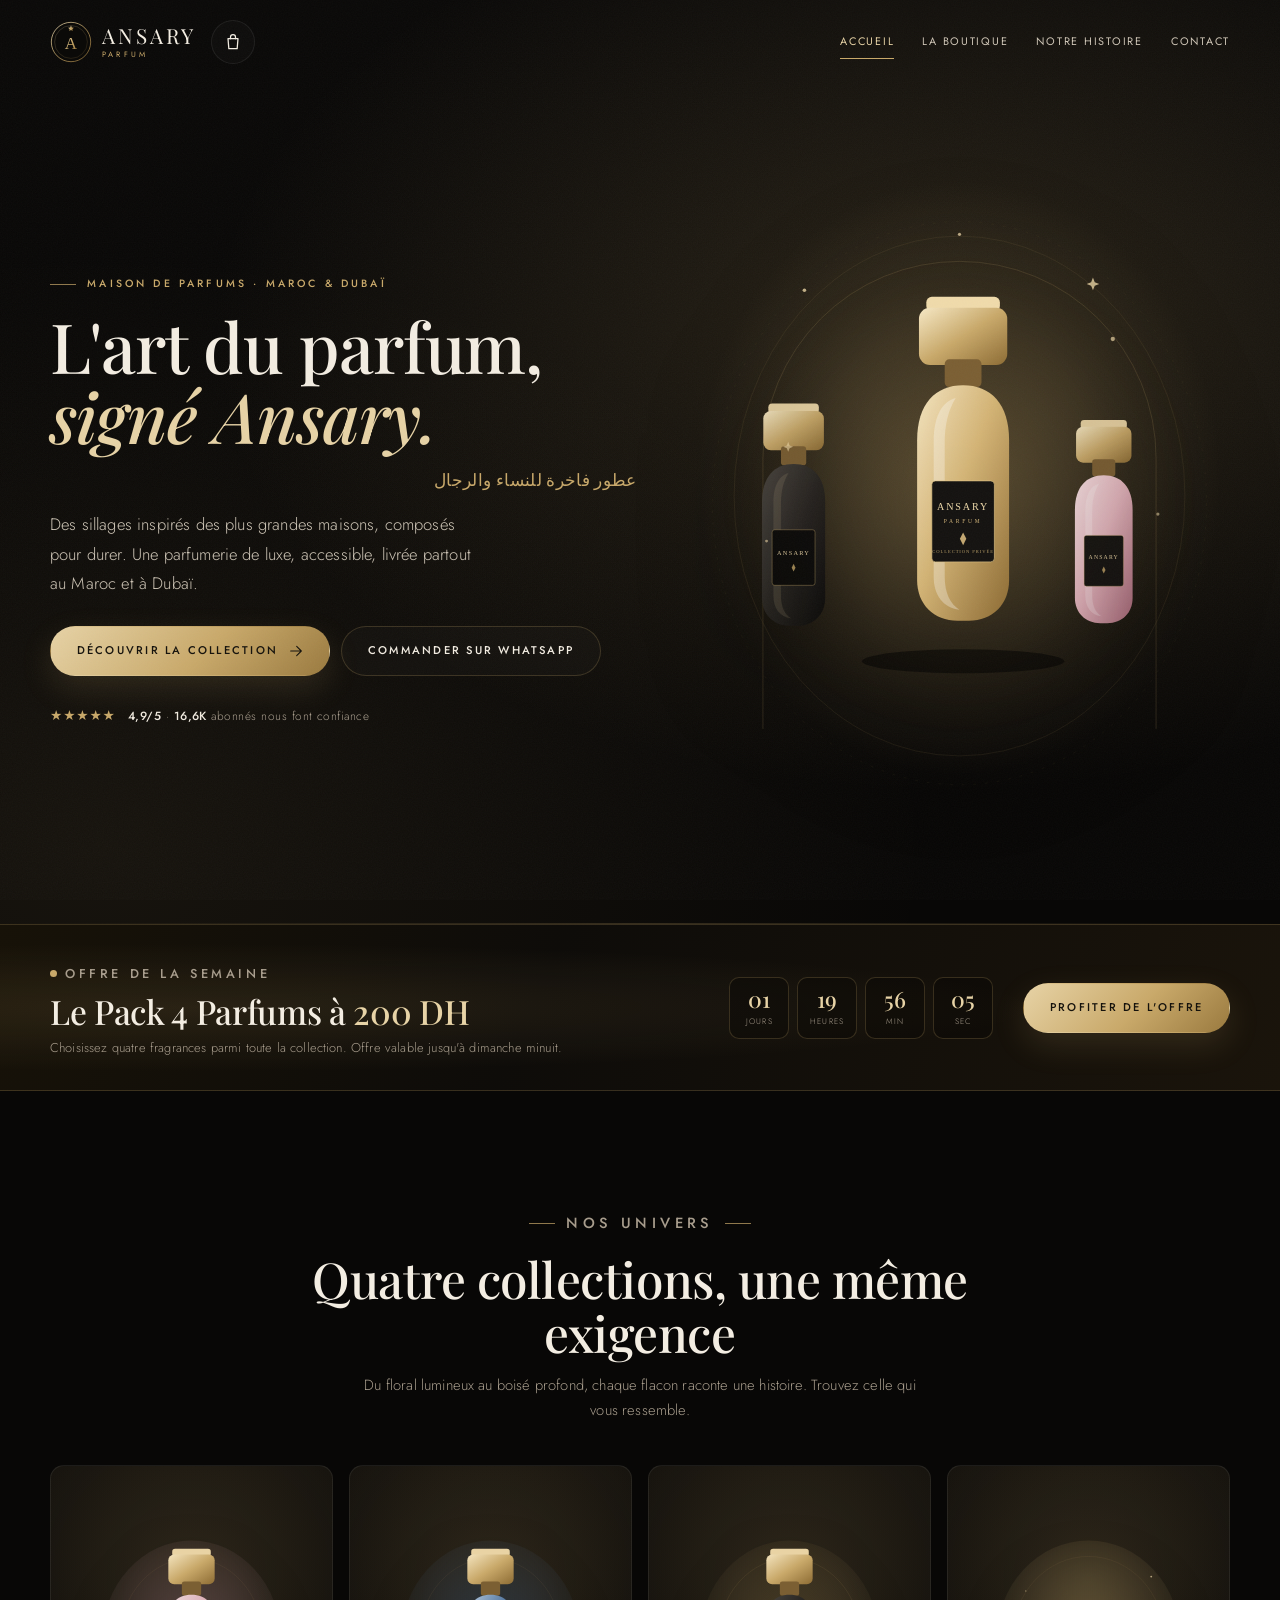
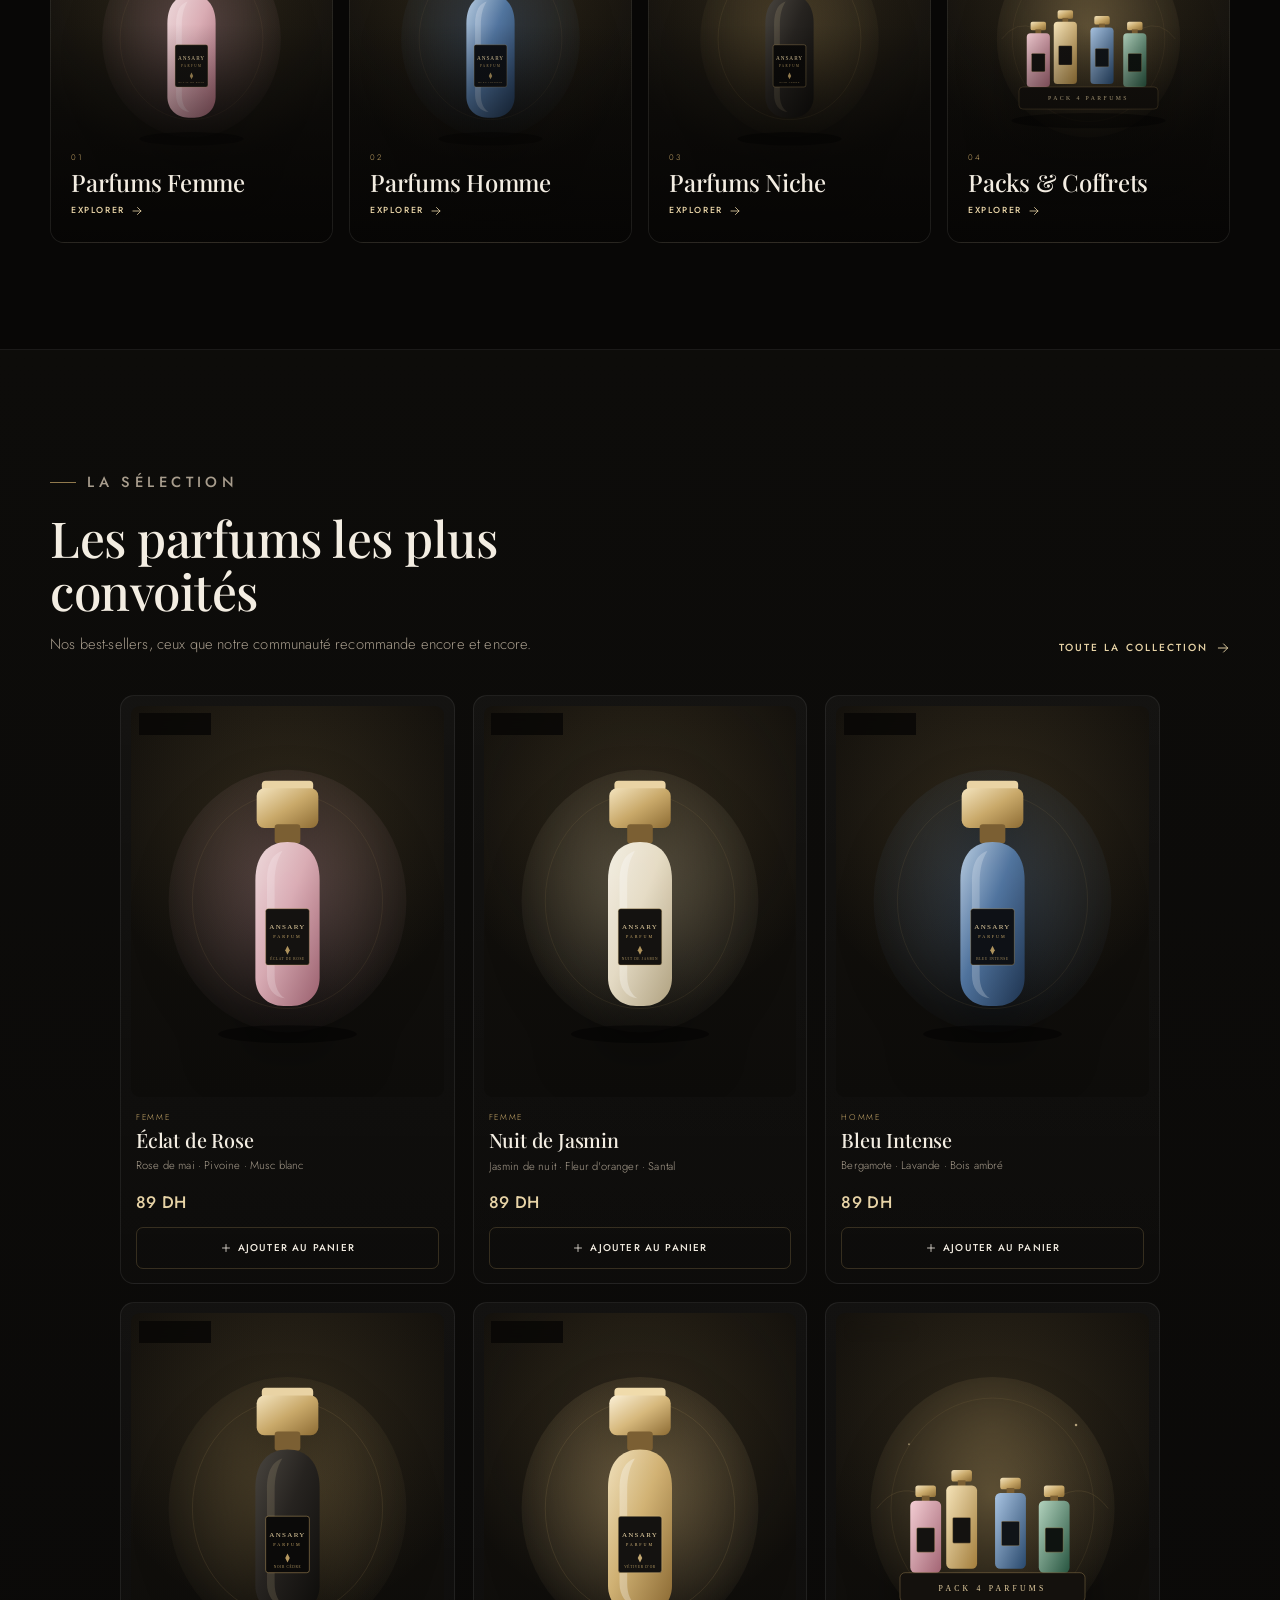
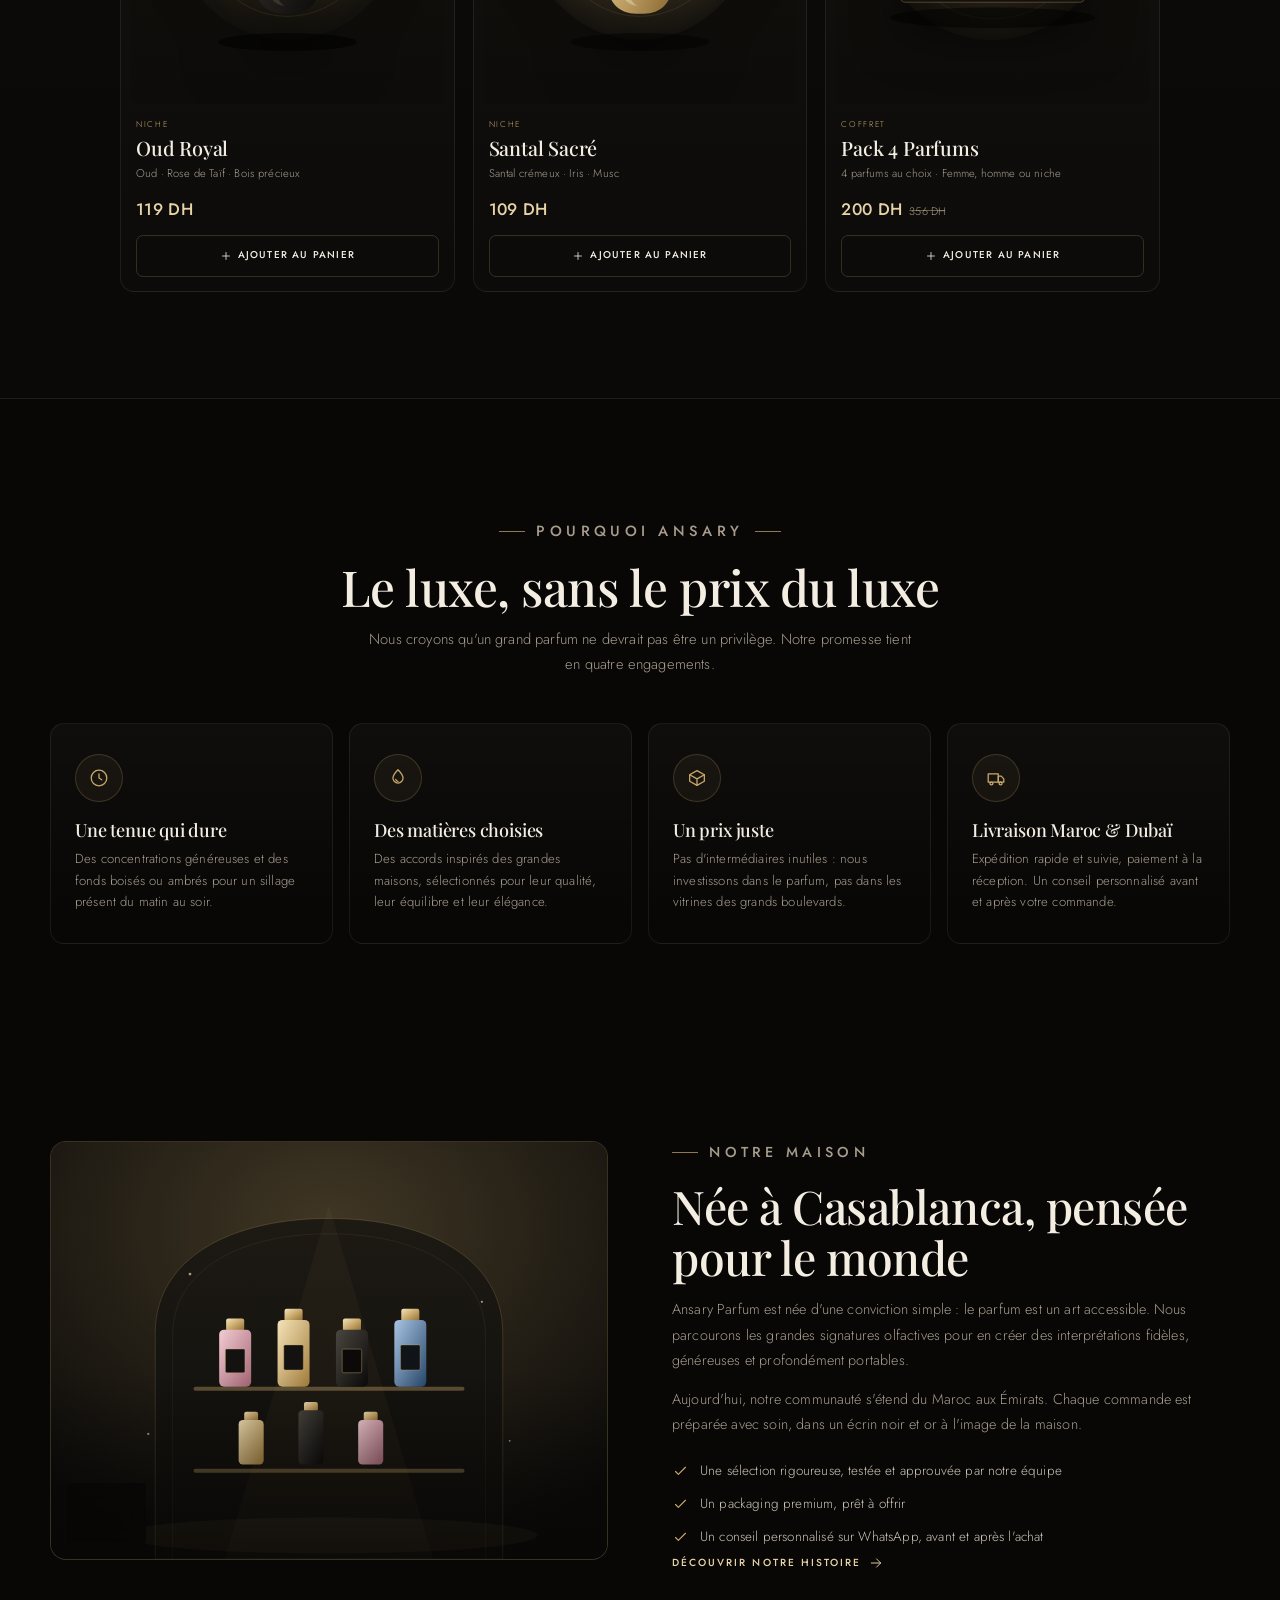
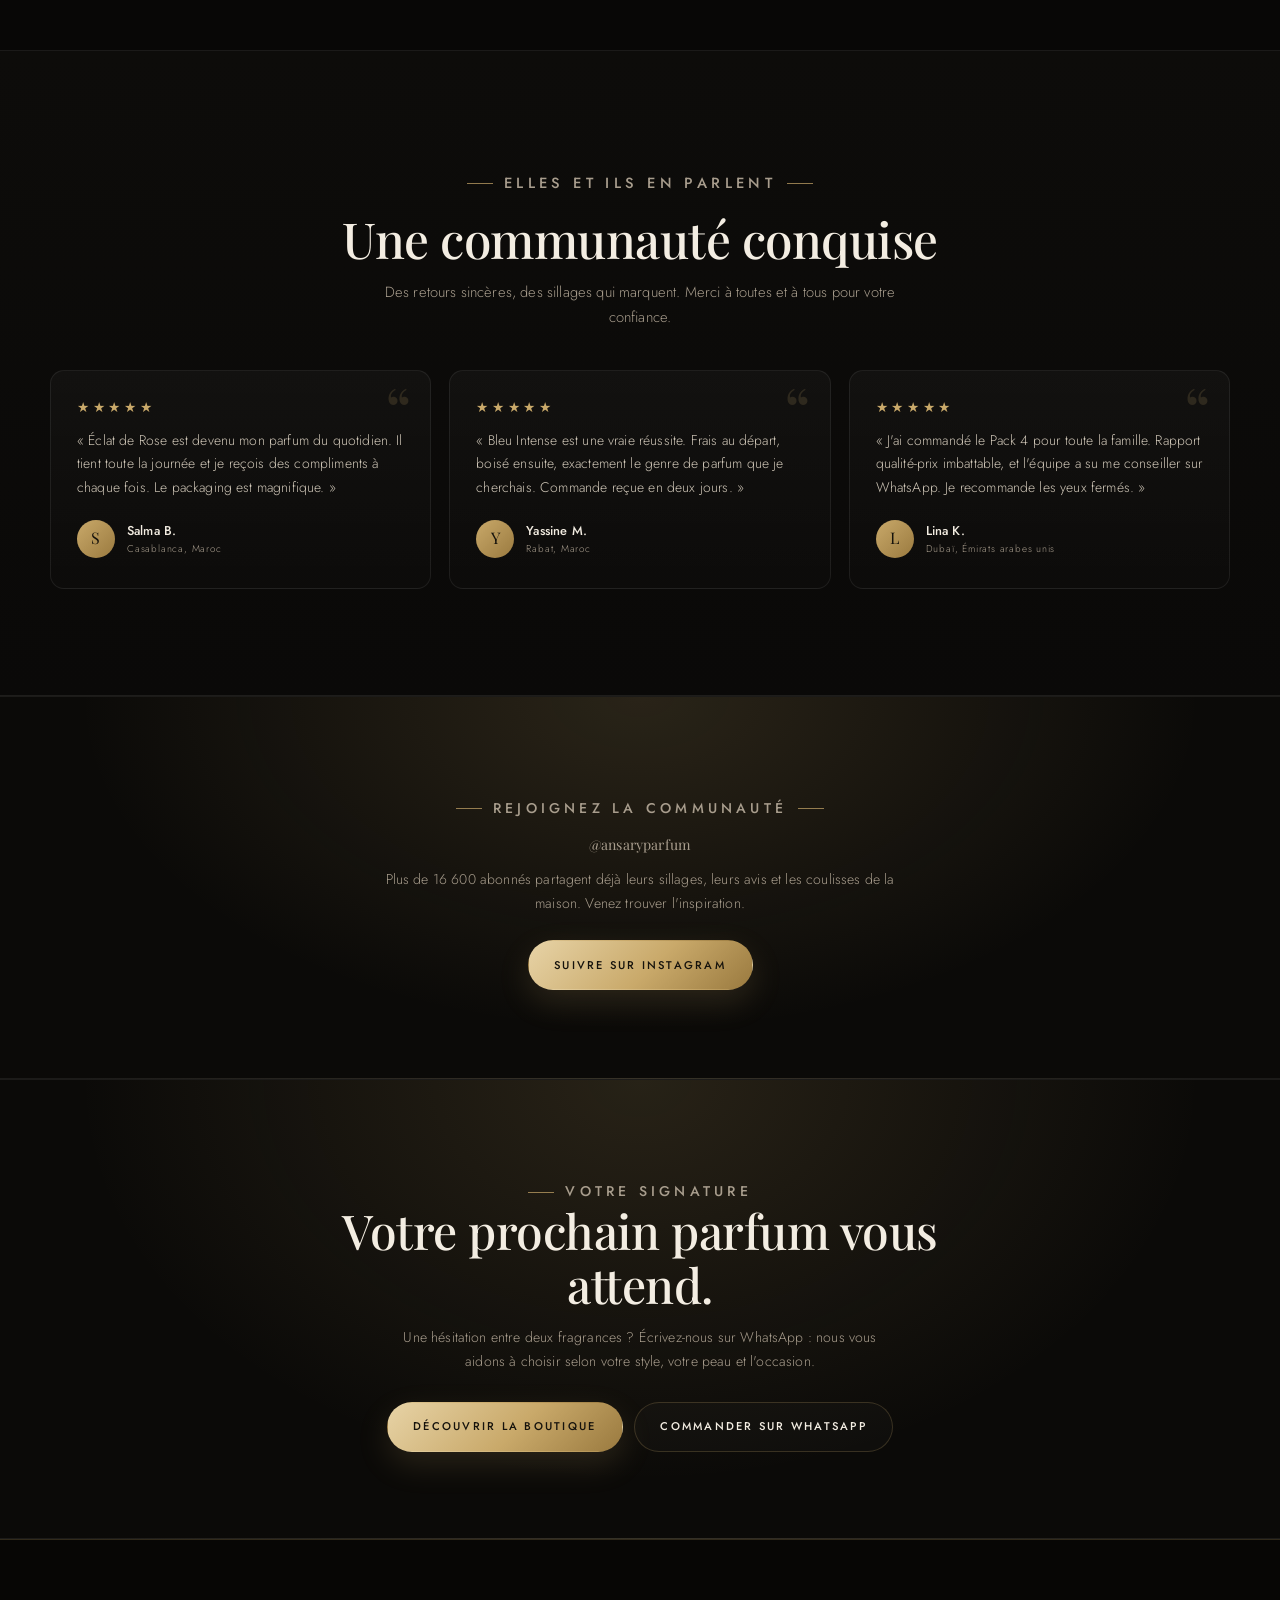
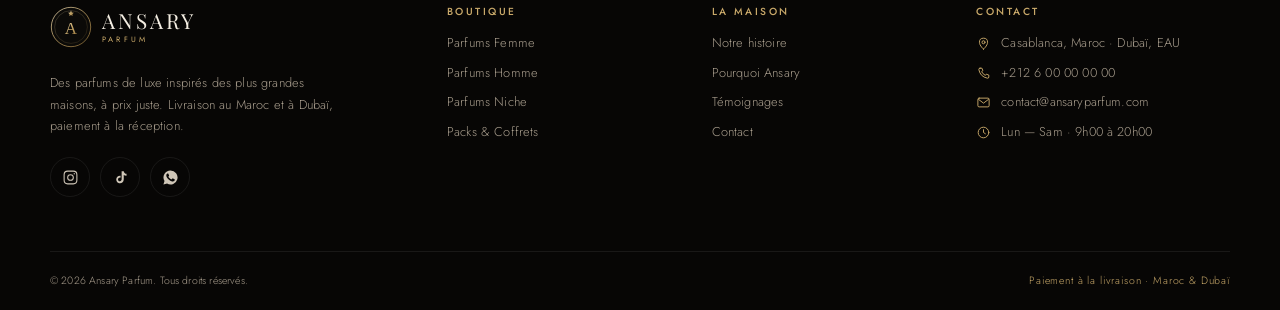
<file: index.html>
<!DOCTYPE html>
<html lang="fr">
<head>
  <meta charset="UTF-8" />
  <meta name="viewport" content="width=device-width, initial-scale=1.0" />
  <title>Ansary Parfum — Parfums de luxe inspirés, Maroc &amp; Dubaï</title>
  <meta name="description" content="Ansary Parfum : des parfums de luxe inspirés des plus grandes maisons, à prix juste. Collection femme, homme et niche. Pack 4 parfums à 200 DH. Livraison au Maroc et à Dubaï." />
  <meta name="theme-color" content="#080706" />
  <meta property="og:title" content="Ansary Parfum — L'art du parfum, signé Ansary" />
  <meta property="og:description" content="Des sillages inspirés des plus grandes maisons, composés pour durer. Livraison au Maroc et à Dubaï, paiement à la réception." />
  <meta property="og:type" content="website" />
  <link rel="icon" href="assets/logo.svg" type="image/svg+xml" />
  <link rel="preconnect" href="https://fonts.googleapis.com" />
  <link rel="preconnect" href="https://fonts.gstatic.com" crossorigin />
  <link href="https://fonts.googleapis.com/css2?family=Cormorant+Garamond:ital,wght@0,400;0,500;1,400&family=Jost:wght@300;400;500;600&family=Playfair+Display:ital,wght@0,400;0,500;0,600;1,400;1,500&display=swap" rel="stylesheet" />
  <link rel="stylesheet" href="style.css" />
  <script>document.documentElement.classList.add("js");</script>
</head>
<body>
  <a class="skip-link" href="#main">Aller au contenu</a>

  <header class="site-header">
    <div class="container nav-inner">
      <a class="brand" href="index.html" aria-label="Ansary Parfum — Accueil">
        <img class="brand-mark" src="assets/logo.svg" alt="" width="42" height="42" />
        <span class="brand-text">ANSARY<span>PARFUM</span></span>
      </a>

      <div class="nav-actions">
        <button class="cart-toggle" type="button" data-cart-open aria-label="Ouvrir le panier">
          <svg viewBox="0 0 24 24" fill="none" stroke="currentColor" stroke-width="1.5" stroke-linecap="round" stroke-linejoin="round" aria-hidden="true"><path d="M6 8h12l-1 12H7L6 8Z"/><path d="M9 8V6a3 3 0 0 1 6 0v2"/></svg>
          <span class="cart-count is-empty" data-cart-count>0</span>
        </button>
        <button class="nav-toggle" type="button" data-nav-toggle aria-expanded="false" aria-controls="siteNav" aria-label="Ouvrir le menu">
          <span></span><span></span><span></span>
        </button>
      </div>

      <nav class="site-nav" id="siteNav" aria-label="Navigation principale">
        <div>
          <div class="nav-links">
            <a class="nav-link" href="index.html" aria-current="page">Accueil</a>
            <a class="nav-link" href="shop.html">La boutique</a>
            <a class="nav-link" href="about.html">Notre histoire</a>
            <a class="nav-link" href="contact.html">Contact</a>
          </div>
          <div class="nav-extra">
            <a class="btn btn-gold" href="shop.html">Découvrir la collection</a>
            <p class="nav-extra-note">Pack 4 parfums — 200 DH · Livraison Maroc &amp; Dubaï</p>
            <div class="nav-socials">
              <a class="social-link" href="https://www.instagram.com/ansaryparfum" target="_blank" rel="noopener" aria-label="Instagram Ansary Parfum">
                <svg viewBox="0 0 24 24" fill="none" stroke="currentColor" stroke-width="1.5" stroke-linecap="round" stroke-linejoin="round" aria-hidden="true"><rect x="3" y="3" width="18" height="18" rx="5"/><circle cx="12" cy="12" r="4"/><circle cx="17.3" cy="6.7" r="0.9" fill="currentColor" stroke="none"/></svg>
              </a>
              <a class="social-link" href="https://www.tiktok.com/@ansaryparfum" target="_blank" rel="noopener" aria-label="TikTok Ansary Parfum">
                <svg viewBox="0 0 24 24" fill="currentColor" aria-hidden="true"><path d="M16.6 3c.3 2.1 1.6 3.6 3.9 3.8v2.7c-1.4.1-2.7-.3-3.9-1v5.9c0 4.3-3.4 6.4-6.6 5.6-2.2-.5-4-2.6-4-5.2 0-3.3 2.7-5.8 6.1-5.4v2.9c-.5-.1-1-.2-1.5-.1-1.2.2-2.1 1.2-2.1 2.5 0 1.5 1.3 2.7 2.9 2.5 1.3-.1 2.2-1.2 2.2-2.6V3h3Z"/></svg>
              </a>
              <a class="social-link" href="https://wa.me/212600000000" target="_blank" rel="noopener" data-whatsapp-link aria-label="WhatsApp Ansary Parfum">
                <svg viewBox="0 0 24 24" fill="currentColor" aria-hidden="true"><path d="M12.04 2a9.9 9.9 0 0 0-8.5 15L2 22l5.15-1.5A9.9 9.9 0 1 0 12.04 2Zm5.78 14.2c-.24.68-1.4 1.3-1.94 1.35-.54.05-1.05.24-3.54-.78-2.99-1.23-4.9-4.28-5.05-4.48-.15-.2-1.2-1.6-1.2-3.05 0-1.45.76-2.16 1.03-2.46.27-.3.59-.37.79-.37h.56c.18 0 .42-.03.65.5.24.56.81 1.97.88 2.11.07.14.12.3.02.5-.1.2-.15.32-.3.5-.15.17-.31.39-.44.52-.15.15-.3.31-.13.6.17.3.76 1.25 1.63 2.02 1.12 1 2.06 1.31 2.35 1.46.3.15.47.12.64-.07.17-.2.73-.85.93-1.14.2-.3.4-.24.66-.15.27.1 1.68.79 1.97.94.3.15.5.22.57.34.07.13.07.75-.17 1.42Z"/></svg>
              </a>
            </div>
          </div>
        </div>
      </nav>
    </div>
  </header>

  <main id="main">
    <section class="hero">
      <div class="container hero-grid">
        <div class="hero-copy">
          <p class="eyebrow reveal">Maison de parfums · Maroc &amp; Dubaï</p>
          <h1 class="hero-title reveal" data-delay="60">
            <span>L'art du parfum,</span>
            <em>signé Ansary.</em>
          </h1>
          <p class="hero-arabic reveal" data-delay="100" lang="ar" dir="rtl">عطور فاخرة للنساء والرجال</p>
          <p class="hero-lead reveal" data-delay="140">
            Des sillages inspirés des plus grandes maisons, composés pour durer.
            Une parfumerie de luxe, accessible, livrée partout au Maroc et à Dubaï.
          </p>
          <div class="hero-actions reveal" data-delay="180">
            <a class="btn btn-gold" href="shop.html">
              Découvrir la collection
              <svg viewBox="0 0 24 24" fill="none" stroke="currentColor" stroke-width="1.6" stroke-linecap="round" stroke-linejoin="round" aria-hidden="true"><path d="M4 12h16M13 5l7 7-7 7"/></svg>
            </a>
            <a class="btn btn-outline" href="https://wa.me/212600000000" target="_blank" rel="noopener" data-whatsapp-link>Commander sur WhatsApp</a>
          </div>
          <div class="hero-proof reveal" data-delay="220">
            <span class="stars" aria-label="Note de 4,9 sur 5">★★★★★</span>
            <span><strong>4,9/5</strong> · <strong>16,6K</strong> abonnés nous font confiance</span>
          </div>
        </div>
        <div class="hero-visual reveal reveal--right" data-delay="120">
          <img src="assets/hero.svg" alt="Flacon de parfum Ansary dans un écrin noir et or" width="600" height="720" />
        </div>
      </div>
    </section>

    <section class="promo" aria-label="Offre Pack 4 parfums">
      <div class="container promo-inner">
        <div class="promo-copy">
          <p class="promo-label">Offre de la semaine</p>
          <h2>Le Pack 4 Parfums à <span>200 DH</span></h2>
          <p>Choisissez quatre fragrances parmi toute la collection. Offre valable jusqu'à dimanche minuit.</p>
        </div>
        <div class="countdown" data-countdown aria-label="Temps restant pour profiter de l'offre">
          <div class="count">
            <strong data-countdown-unit="days">00</strong>
            <span>Jours</span>
          </div>
          <div class="count">
            <strong data-countdown-unit="hours">00</strong>
            <span>Heures</span>
          </div>
          <div class="count">
            <strong data-countdown-unit="minutes">00</strong>
            <span>Min</span>
          </div>
          <div class="count">
            <strong data-countdown-unit="seconds">00</strong>
            <span>Sec</span>
          </div>
        </div>
        <a class="btn btn-gold promo-cta" href="shop.html">Profiter de l'offre</a>
      </div>
    </section>

    <section class="section" id="collections">
      <div class="container">
        <div class="section-head section-head--center reveal">
          <p class="eyebrow">Nos univers</p>
          <h2>Quatre collections, une même exigence</h2>
          <p>Du floral lumineux au boisé profond, chaque flacon raconte une histoire. Trouvez celle qui vous ressemble.</p>
        </div>

        <div class="collection-grid">
          <a class="collection-card reveal" data-delay="60" href="shop.html?category=femme">
            <img src="assets/bottle-rose.svg" alt="Parfum femme Ansary — flacon rose" loading="lazy" width="400" height="500" />
            <div class="collection-content">
              <span class="collection-num">01</span>
              <h3>Parfums Femme</h3>
              <span class="collection-link">
                Explorer
                <svg viewBox="0 0 24 24" fill="none" stroke="currentColor" stroke-width="1.6" stroke-linecap="round" stroke-linejoin="round" aria-hidden="true"><path d="M4 12h16M13 5l7 7-7 7"/></svg>
              </span>
            </div>
          </a>

          <a class="collection-card reveal" data-delay="120" href="shop.html?category=homme">
            <img src="assets/bottle-sapphire.svg" alt="Parfum homme Ansary — flacon bleu nuit" loading="lazy" width="400" height="500" />
            <div class="collection-content">
              <span class="collection-num">02</span>
              <h3>Parfums Homme</h3>
              <span class="collection-link">
                Explorer
                <svg viewBox="0 0 24 24" fill="none" stroke="currentColor" stroke-width="1.6" stroke-linecap="round" stroke-linejoin="round" aria-hidden="true"><path d="M4 12h16M13 5l7 7-7 7"/></svg>
              </span>
            </div>
          </a>

          <a class="collection-card reveal" data-delay="180" href="shop.html?category=niche">
            <img src="assets/bottle-noir.svg" alt="Parfum de niche Ansary — flacon noir" loading="lazy" width="400" height="500" />
            <div class="collection-content">
              <span class="collection-num">03</span>
              <h3>Parfums Niche</h3>
              <span class="collection-link">
                Explorer
                <svg viewBox="0 0 24 24" fill="none" stroke="currentColor" stroke-width="1.6" stroke-linecap="round" stroke-linejoin="round" aria-hidden="true"><path d="M4 12h16M13 5l7 7-7 7"/></svg>
              </span>
            </div>
          </a>

          <a class="collection-card reveal" data-delay="240" href="shop.html?category=packs">
            <img src="assets/pack-4.svg" alt="Pack 4 parfums Ansary — coffret noir et or" loading="lazy" width="400" height="500" />
            <div class="collection-content">
              <span class="collection-num">04</span>
              <h3>Packs &amp; Coffrets</h3>
              <span class="collection-link">
                Explorer
                <svg viewBox="0 0 24 24" fill="none" stroke="currentColor" stroke-width="1.6" stroke-linecap="round" stroke-linejoin="round" aria-hidden="true"><path d="M4 12h16M13 5l7 7-7 7"/></svg>
              </span>
            </div>
          </a>
        </div>
      </div>
    </section>
    <section class="section section--surface" id="best-sellers">
      <div class="container">
        <div class="products-head reveal">
          <div class="section-head">
            <p class="eyebrow">La sélection</p>
            <h2>Les parfums les plus convoités</h2>
            <p>Nos best-sellers, ceux que notre communauté recommande encore et encore.</p>
          </div>
          <a class="link-arrow" href="shop.html">
            Toute la collection
            <svg viewBox="0 0 24 24" fill="none" stroke="currentColor" stroke-width="1.6" stroke-linecap="round" stroke-linejoin="round" aria-hidden="true"><path d="M4 12h16M13 5l7 7-7 7"/></svg>
          </a>
        </div>
        <div class="product-grid product-grid--home" data-bestsellers></div>
        <noscript>
          <p style="text-align:center;color:#a89d8d">Activez JavaScript pour afficher les produits, ou consultez directement la <a href="shop.html" style="color:#e7d3a6">boutique</a>.</p>
        </noscript>
      </div>
    </section>

    <section class="section" id="pourquoi">
      <div class="container">
        <div class="section-head section-head--center reveal">
          <p class="eyebrow">Pourquoi Ansary</p>
          <h2>Le luxe, sans le prix du luxe</h2>
          <p>Nous croyons qu'un grand parfum ne devrait pas être un privilège. Notre promesse tient en quatre engagements.</p>
        </div>

        <div class="why-grid">
          <article class="why-card reveal" data-delay="60">
            <span class="why-icon">
              <svg viewBox="0 0 24 24" fill="none" stroke="currentColor" stroke-width="1.4" stroke-linecap="round" stroke-linejoin="round" aria-hidden="true"><circle cx="12" cy="12" r="8.5"/><path d="M12 7.5V12l3 2"/></svg>
            </span>
            <h3>Une tenue qui dure</h3>
            <p>Des concentrations généreuses et des fonds boisés ou ambrés pour un sillage présent du matin au soir.</p>
          </article>

          <article class="why-card reveal" data-delay="120">
            <span class="why-icon">
              <svg viewBox="0 0 24 24" fill="none" stroke="currentColor" stroke-width="1.4" stroke-linecap="round" stroke-linejoin="round" aria-hidden="true"><path d="M12 3c3.5 3.6 5.5 6.4 5.5 9a5.5 5.5 0 0 1-11 0C6.5 9.4 8.5 6.6 12 3Z"/><path d="M9.5 13.5c.3 1.2 1.2 2 2.5 2.2"/></svg>
            </span>
            <h3>Des matières choisies</h3>
            <p>Des accords inspirés des grandes maisons, sélectionnés pour leur qualité, leur équilibre et leur élégance.</p>
          </article>

          <article class="why-card reveal" data-delay="180">
            <span class="why-icon">
              <svg viewBox="0 0 24 24" fill="none" stroke="currentColor" stroke-width="1.4" stroke-linecap="round" stroke-linejoin="round" aria-hidden="true"><path d="M4 8.5 12 4l8 4.5v7L12 20l-8-4.5v-7Z"/><path d="m4 8.5 8 4.5 8-4.5M12 13v7"/></svg>
            </span>
            <h3>Un prix juste</h3>
            <p>Pas d'intermédiaires inutiles : nous investissons dans le parfum, pas dans les vitrines des grands boulevards.</p>
          </article>

          <article class="why-card reveal" data-delay="240">
            <span class="why-icon">
              <svg viewBox="0 0 24 24" fill="none" stroke="currentColor" stroke-width="1.4" stroke-linecap="round" stroke-linejoin="round" aria-hidden="true"><path d="M3.5 7.5h11v9h-11z"/><path d="M14.5 10h3.2l2.8 3v3.5h-6z"/><circle cx="7" cy="18" r="1.6"/><circle cx="17" cy="18" r="1.6"/></svg>
            </span>
            <h3>Livraison Maroc &amp; Dubaï</h3>
            <p>Expédition rapide et suivie, paiement à la réception. Un conseil personnalisé avant et après votre commande.</p>
          </article>
        </div>
      </div>
    </section>

    <section class="section section--tight" id="maison">
      <div class="container story-band">
        <div class="story-media reveal reveal--left">
          <img src="assets/atelier.svg" alt="Atelier Ansary Parfum — flacons et matières premières" loading="lazy" width="800" height="600" />
          <div class="story-badge">
            <strong>16,6K</strong>
            <span>Abonnés</span>
          </div>
        </div>

        <div class="story-copy reveal reveal--right" data-delay="100">
          <p class="eyebrow">Notre maison</p>
          <h2>Née à Casablanca, pensée pour le monde</h2>
          <p>
            Ansary Parfum est née d'une conviction simple : le parfum est un art accessible.
            Nous parcourons les grandes signatures olfactives pour en créer des interprétations
            fidèles, généreuses et profondément portables.
          </p>
          <p>
            Aujourd'hui, notre communauté s'étend du Maroc aux Émirats. Chaque commande est
            préparée avec soin, dans un écrin noir et or à l'image de la maison.
          </p>
          <ul class="feature-list">
            <li>
              <svg viewBox="0 0 24 24" fill="none" stroke="currentColor" stroke-width="1.6" stroke-linecap="round" stroke-linejoin="round" aria-hidden="true"><path d="m5 12 4 4L19 6"/></svg>
              Une sélection rigoureuse, testée et approuvée par notre équipe
            </li>
            <li>
              <svg viewBox="0 0 24 24" fill="none" stroke="currentColor" stroke-width="1.6" stroke-linecap="round" stroke-linejoin="round" aria-hidden="true"><path d="m5 12 4 4L19 6"/></svg>
              Un packaging premium, prêt à offrir
            </li>
            <li>
              <svg viewBox="0 0 24 24" fill="none" stroke="currentColor" stroke-width="1.6" stroke-linecap="round" stroke-linejoin="round" aria-hidden="true"><path d="m5 12 4 4L19 6"/></svg>
              Un conseil personnalisé sur WhatsApp, avant et après l'achat
            </li>
          </ul>
          <a class="link-arrow" href="about.html">
            Découvrir notre histoire
            <svg viewBox="0 0 24 24" fill="none" stroke="currentColor" stroke-width="1.6" stroke-linecap="round" stroke-linejoin="round" aria-hidden="true"><path d="M4 12h16M13 5l7 7-7 7"/></svg>
          </a>
        </div>
      </div>
    </section>

    <section class="section section--surface" id="temoignages">
      <div class="container">
        <div class="section-head section-head--center reveal">
          <p class="eyebrow">Elles et ils en parlent</p>
          <h2>Une communauté conquise</h2>
          <p>Des retours sincères, des sillages qui marquent. Merci à toutes et à tous pour votre confiance.</p>
        </div>

        <div class="testimonial-grid">
          <article class="testimonial reveal" data-delay="60">
            <div class="stars" aria-label="5 étoiles sur 5">
              <span class="star">★</span><span class="star">★</span><span class="star">★</span><span class="star">★</span><span class="star">★</span>
            </div>
            <blockquote>
              « Éclat de Rose est devenu mon parfum du quotidien. Il tient toute la journée
              et je reçois des compliments à chaque fois. Le packaging est magnifique. »
            </blockquote>
            <div class="testimonial-author">
              <span class="author-avatar" aria-hidden="true">S</span>
              <div>
                <p class="author-name">Salma B.</p>
                <p class="author-loc">Casablanca, Maroc</p>
              </div>
            </div>
          </article>

          <article class="testimonial reveal" data-delay="120">
            <div class="stars" aria-label="5 étoiles sur 5">
              <span class="star">★</span><span class="star">★</span><span class="star">★</span><span class="star">★</span><span class="star">★</span>
            </div>
            <blockquote>
              « Bleu Intense est une vraie réussite. Frais au départ, boisé ensuite,
              exactement le genre de parfum que je cherchais. Commande reçue en deux jours. »
            </blockquote>
            <div class="testimonial-author">
              <span class="author-avatar" aria-hidden="true">Y</span>
              <div>
                <p class="author-name">Yassine M.</p>
                <p class="author-loc">Rabat, Maroc</p>
              </div>
            </div>
          </article>

          <article class="testimonial reveal" data-delay="180">
            <div class="stars" aria-label="5 étoiles sur 5">
              <span class="star">★</span><span class="star">★</span><span class="star">★</span><span class="star">★</span><span class="star">★</span>
            </div>
            <blockquote>
              « J'ai commandé le Pack 4 pour toute la famille. Rapport qualité-prix imbattable,
              et l'équipe a su me conseiller sur WhatsApp. Je recommande les yeux fermés. »
            </blockquote>
            <div class="testimonial-author">
              <span class="author-avatar" aria-hidden="true">L</span>
              <div>
                <p class="author-name">Lina K.</p>
                <p class="author-loc">Dubaï, Émirats arabes unis</p>
              </div>
            </div>
          </article>
        </div>
      </div>
    </section>

    <section class="instagram-band" aria-label="Notre communauté Instagram">
      <div class="container reveal">
        <p class="eyebrow">Rejoignez la communauté</p>
        <p class="social-handle">@ansaryparfum</p>
        <p>
          Plus de 16 600 abonnés partagent déjà leurs sillages, leurs avis et les coulisses
          de la maison. Venez trouver l'inspiration.
        </p>
        <a class="btn btn-gold" href="https://www.instagram.com/ansaryparfum" target="_blank" rel="noopener">Suivre sur Instagram</a>
      </div>
    </section>

    <section class="cta-band">
      <div class="container reveal">
        <p class="eyebrow">Votre signature</p>
        <h2>Votre prochain parfum vous attend.</h2>
        <p>
          Une hésitation entre deux fragrances ? Écrivez-nous sur WhatsApp : nous vous aidons
          à choisir selon votre style, votre peau et l'occasion.
        </p>
        <div class="hero-actions">
          <a class="btn btn-gold" href="shop.html">Découvrir la boutique</a>
          <a class="btn btn-outline" href="https://wa.me/212600000000" target="_blank" rel="noopener" data-whatsapp-link>Commander sur WhatsApp</a>
        </div>
      </div>
    </section>
  </main>

  <footer class="site-footer">
    <div class="container">
      <div class="footer-grid">
        <div class="footer-brand">
          <a class="brand" href="index.html" aria-label="Ansary Parfum — Accueil">
            <img class="brand-mark" src="assets/logo.svg" alt="" width="42" height="42" />
            <span class="brand-text">ANSARY<span>PARFUM</span></span>
          </a>
          <p>
            Des parfums de luxe inspirés des plus grandes maisons, à prix juste.
            Livraison au Maroc et à Dubaï, paiement à la réception.
          </p>
          <div class="footer-socials">
            <a class="social-link" href="https://www.instagram.com/ansaryparfum" target="_blank" rel="noopener" aria-label="Instagram Ansary Parfum">
              <svg viewBox="0 0 24 24" fill="none" stroke="currentColor" stroke-width="1.5" stroke-linecap="round" stroke-linejoin="round" aria-hidden="true"><rect x="3" y="3" width="18" height="18" rx="5"/><circle cx="12" cy="12" r="4"/><circle cx="17.3" cy="6.7" r="0.9" fill="currentColor" stroke="none"/></svg>
            </a>
            <a class="social-link" href="https://www.tiktok.com/@ansaryparfum" target="_blank" rel="noopener" aria-label="TikTok Ansary Parfum">
              <svg viewBox="0 0 24 24" fill="currentColor" aria-hidden="true"><path d="M16.6 3c.3 2.1 1.6 3.6 3.9 3.8v2.7c-1.4.1-2.7-.3-3.9-1v5.9c0 4.3-3.4 6.4-6.6 5.6-2.2-.5-4-2.6-4-5.2 0-3.3 2.7-5.8 6.1-5.4v2.9c-.5-.1-1-.2-1.5-.1-1.2.2-2.1 1.2-2.1 2.5 0 1.5 1.3 2.7 2.9 2.5 1.3-.1 2.2-1.2 2.2-2.6V3h3Z"/></svg>
            </a>
            <a class="social-link" href="https://wa.me/212600000000" target="_blank" rel="noopener" data-whatsapp-link aria-label="WhatsApp Ansary Parfum">
              <svg viewBox="0 0 24 24" fill="currentColor" aria-hidden="true"><path d="M12.04 2a9.9 9.9 0 0 0-8.5 15L2 22l5.15-1.5A9.9 9.9 0 1 0 12.04 2Zm5.78 14.2c-.24.68-1.4 1.3-1.94 1.35-.54.05-1.05.24-3.54-.78-2.99-1.23-4.9-4.28-5.05-4.48-.15-.2-1.2-1.6-1.2-3.05 0-1.45.76-2.16 1.03-2.46.27-.3.59-.37.79-.37h.56c.18 0 .42-.03.65.5.24.56.81 1.97.88 2.11.07.14.12.3.02.5-.1.2-.15.32-.3.5-.15.17-.31.39-.44.52-.15.15-.3.31-.13.6.17.3.76 1.25 1.63 2.02 1.12 1 2.06 1.31 2.35 1.46.3.15.47.12.64-.07.17-.2.73-.85.93-1.14.2-.3.4-.24.66-.15.27.1 1.68.79 1.97.94.3.15.5.22.57.34.07.13.07.75-.17 1.42Z"/></svg>
            </a>
          </div>
        </div>

        <div class="footer-col">
          <h3>Boutique</h3>
          <ul>
            <li><a href="shop.html?category=femme">Parfums Femme</a></li>
            <li><a href="shop.html?category=homme">Parfums Homme</a></li>
            <li><a href="shop.html?category=niche">Parfums Niche</a></li>
            <li><a href="shop.html?category=packs">Packs &amp; Coffrets</a></li>
          </ul>
        </div>

        <div class="footer-col">
          <h3>La maison</h3>
          <ul>
            <li><a href="about.html">Notre histoire</a></li>
            <li><a href="index.html#pourquoi">Pourquoi Ansary</a></li>
            <li><a href="index.html#temoignages">Témoignages</a></li>
            <li><a href="contact.html">Contact</a></li>
          </ul>
        </div>

        <div class="footer-col">
          <h3>Contact</h3>
          <ul class="footer-contact">
            <li>
              <svg viewBox="0 0 24 24" fill="none" stroke="currentColor" stroke-width="1.5" stroke-linecap="round" stroke-linejoin="round" aria-hidden="true"><path d="M12 21s6.5-5.4 6.5-11a6.5 6.5 0 0 0-13 0C5.5 15.6 12 21 12 21Z"/><circle cx="12" cy="10" r="2.4"/></svg>
              Casablanca, Maroc · Dubaï, EAU
            </li>
            <li>
              <svg viewBox="0 0 24 24" fill="none" stroke="currentColor" stroke-width="1.5" stroke-linecap="round" stroke-linejoin="round" aria-hidden="true"><path d="M6.5 3.5h3l1.5 4-2 1.5a13 13 0 0 0 6 6l1.5-2 4 1.5v3a2 2 0 0 1-2.2 2A17.5 17.5 0 0 1 4.5 5.7 2 2 0 0 1 6.5 3.5Z"/></svg>
              <a href="tel:+212600000000">+212 6 00 00 00 00</a>
            </li>
            <li>
              <svg viewBox="0 0 24 24" fill="none" stroke="currentColor" stroke-width="1.5" stroke-linecap="round" stroke-linejoin="round" aria-hidden="true"><rect x="3" y="5" width="18" height="14" rx="2"/><path d="m4 7 8 6 8-6"/></svg>
              <a href="mailto:contact@ansaryparfum.com">contact@ansaryparfum.com</a>
            </li>
            <li>
              <svg viewBox="0 0 24 24" fill="none" stroke="currentColor" stroke-width="1.5" stroke-linecap="round" stroke-linejoin="round" aria-hidden="true"><circle cx="12" cy="12" r="8.5"/><path d="M12 7.5V12l3 2"/></svg>
              Lun — Sam · 9h00 à 20h00
            </li>
          </ul>
        </div>
      </div>

      <div class="footer-bottom">
        <p>© <span data-year>2026</span> Ansary Parfum. Tous droits réservés.</p>
        <p class="footer-trust">Paiement à la livraison · Maroc &amp; Dubaï</p>
      </div>
    </div>
  </footer>

  <script src="products.js"></script>
  <script src="cart.js"></script>
  <script src="script.js"></script>
</body>
</html>
</file>
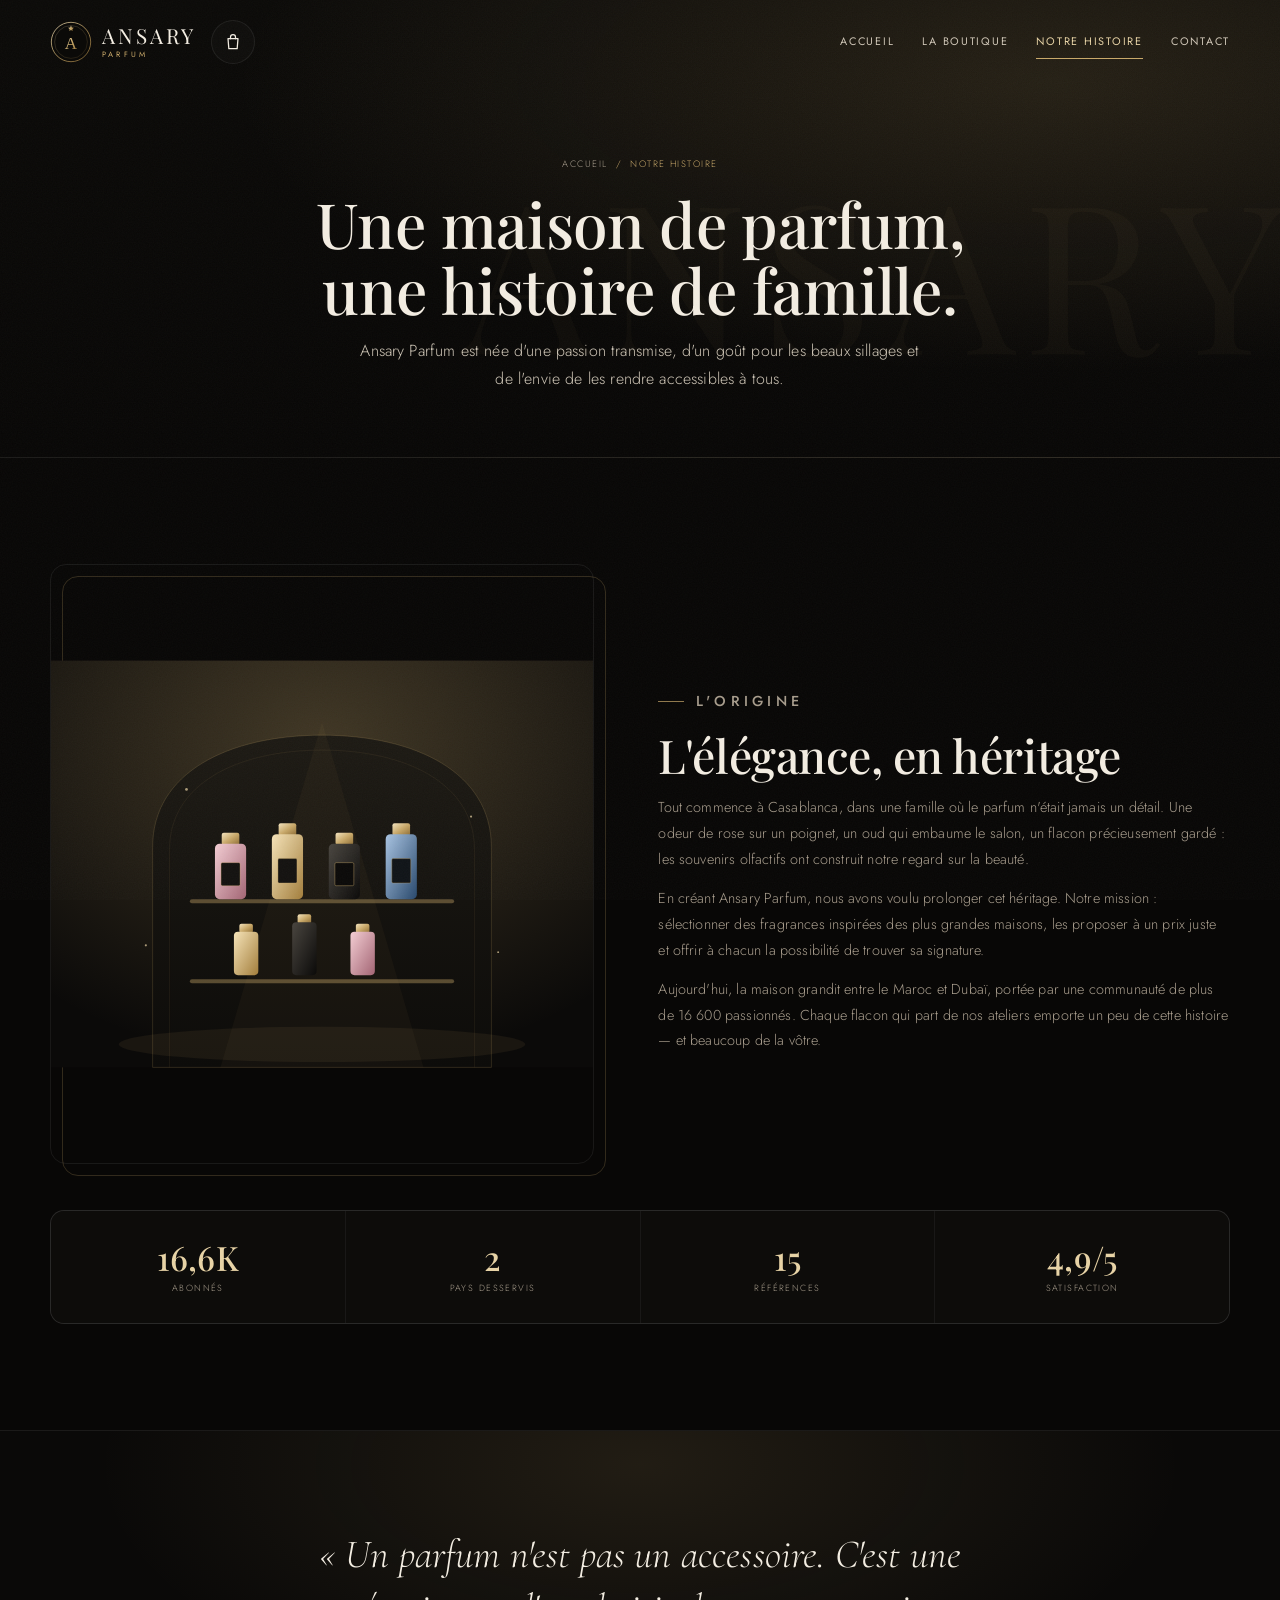
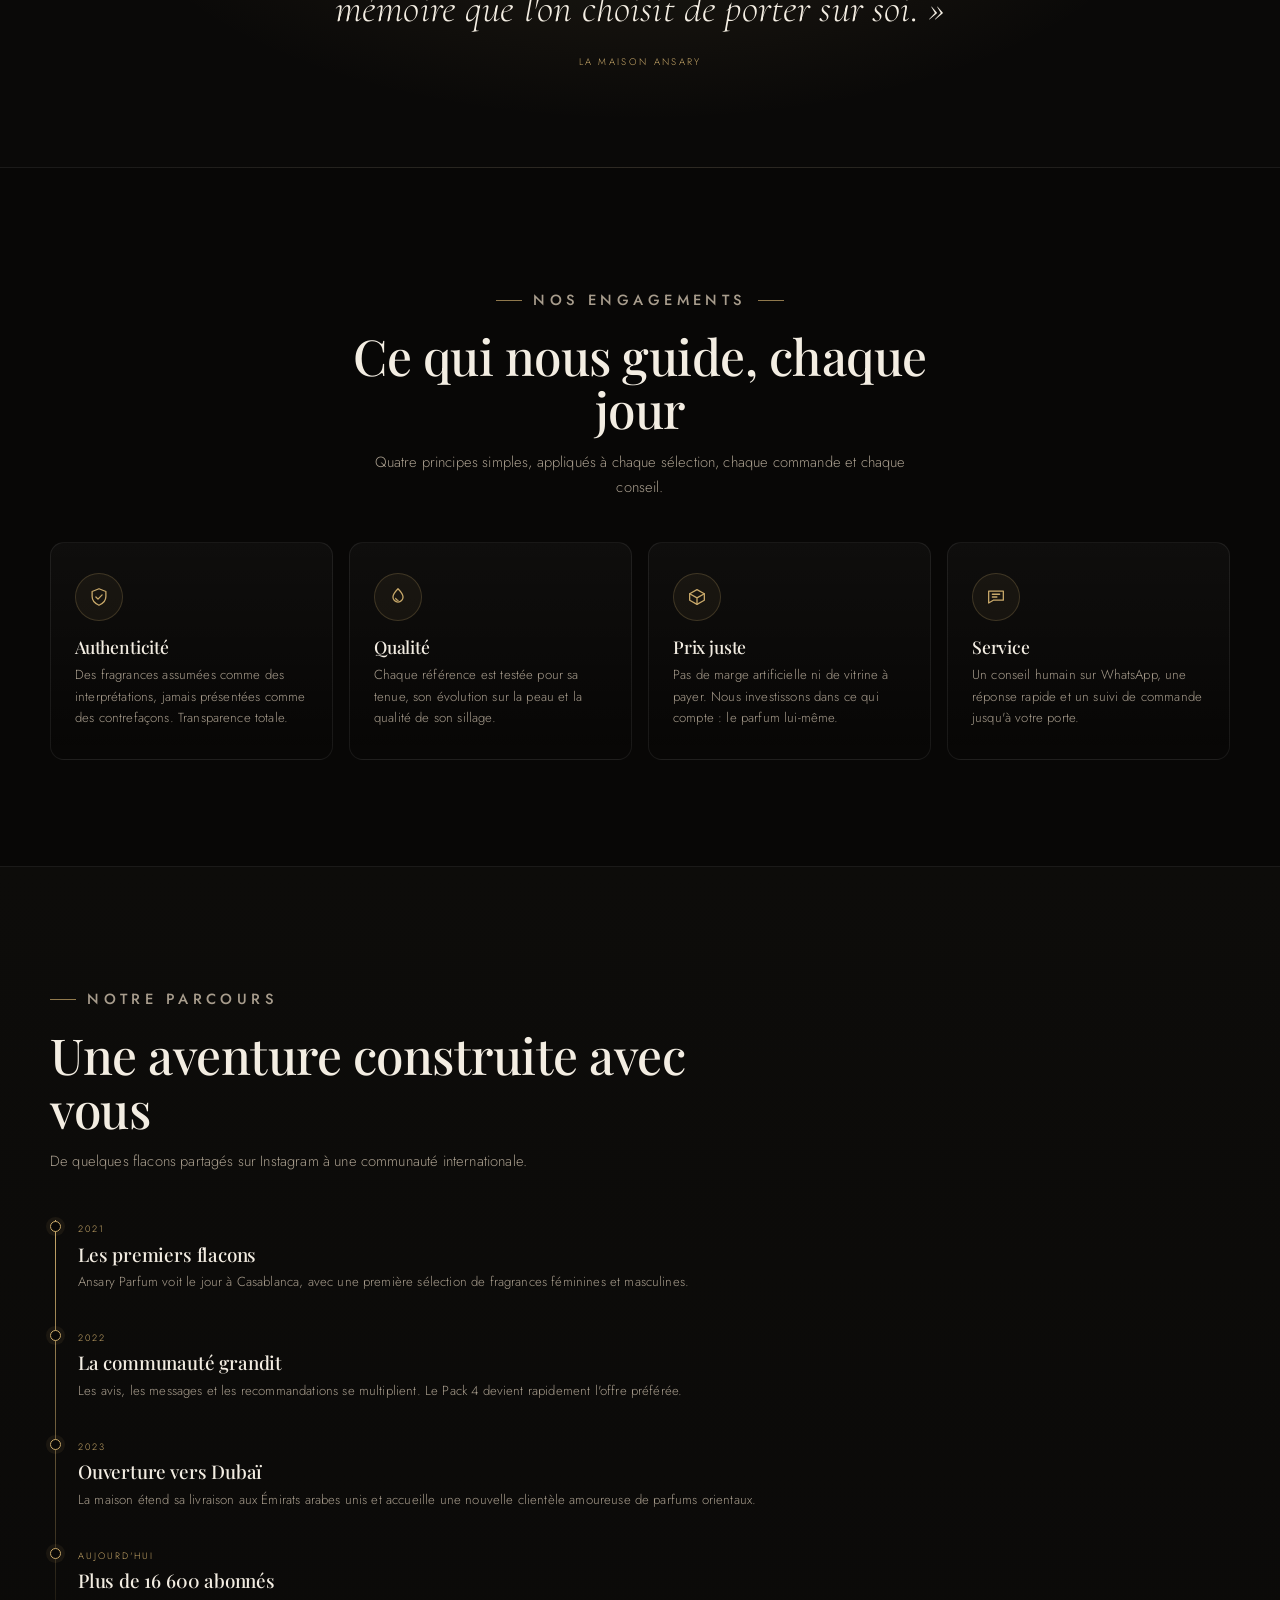
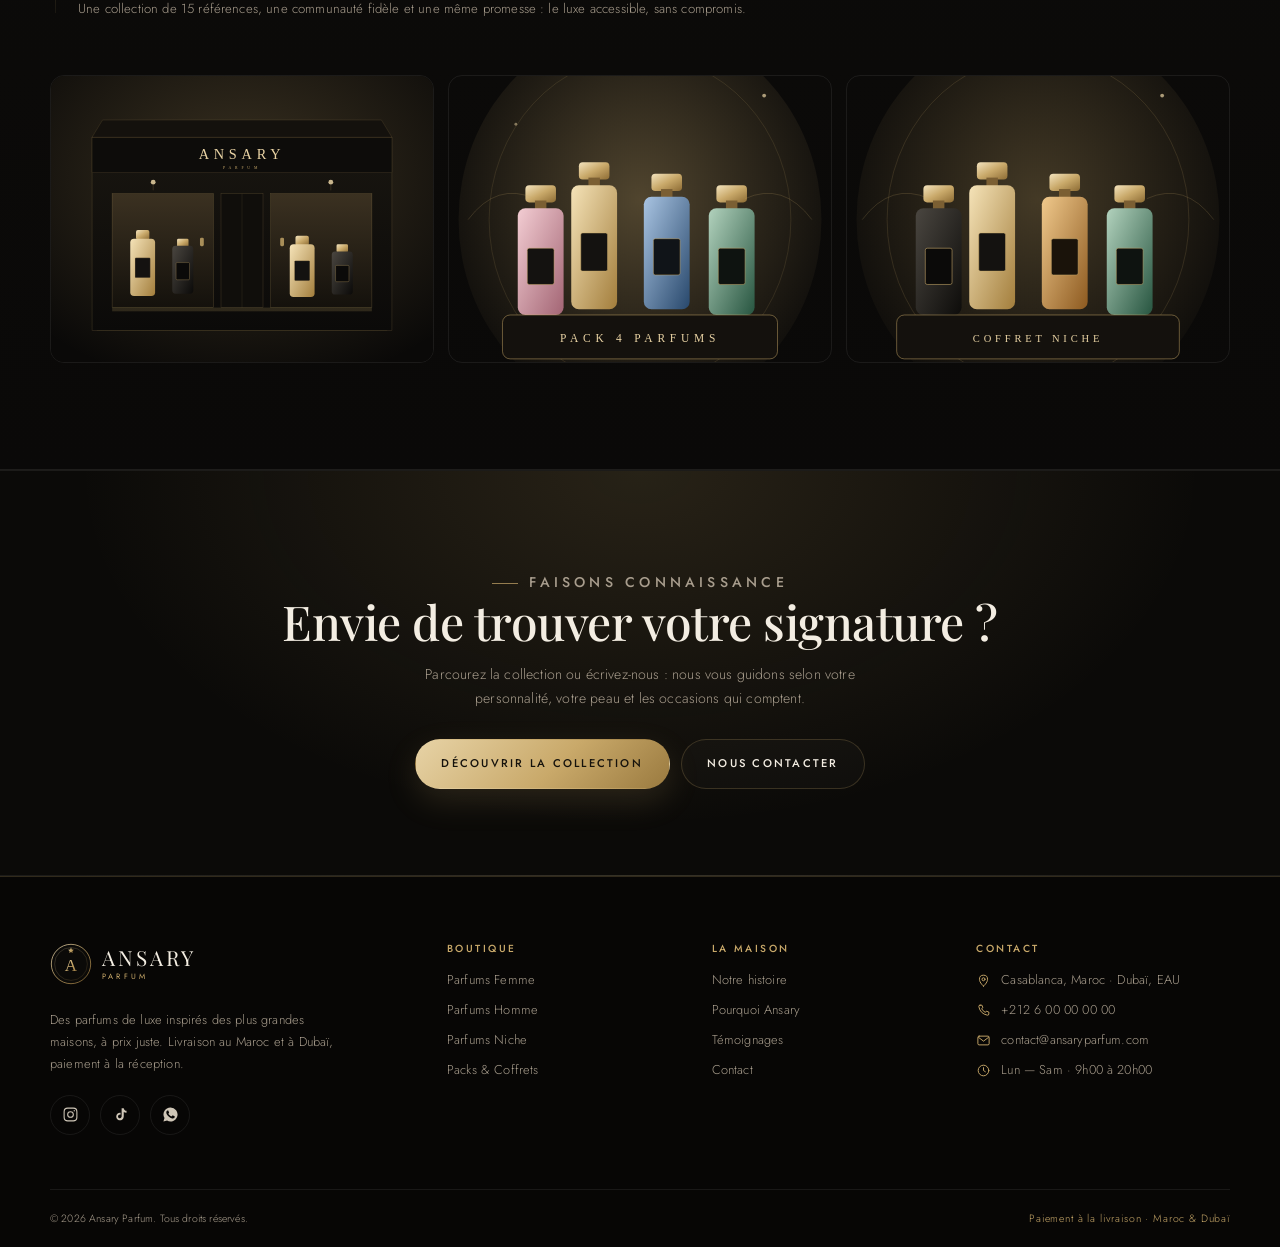
<file: about.html>
<!DOCTYPE html>
<html lang="fr">
<head>
  <meta charset="UTF-8" />
  <meta name="viewport" content="width=device-width, initial-scale=1.0" />
  <title>Notre histoire — Ansary Parfum</title>
  <meta name="description" content="Découvrez l'histoire d'Ansary Parfum, maison de parfums née à Casablanca : une sélection exigeante, des prix justes et une communauté de plus de 16 600 passionnés au Maroc et à Dubaï." />
  <meta name="theme-color" content="#080706" />
  <link rel="icon" href="assets/logo.svg" type="image/svg+xml" />
  <link rel="preconnect" href="https://fonts.googleapis.com" />
  <link rel="preconnect" href="https://fonts.gstatic.com" crossorigin />
  <link href="https://fonts.googleapis.com/css2?family=Cormorant+Garamond:ital,wght@0,400;0,500;1,400&family=Jost:wght@300;400;500;600&family=Playfair+Display:ital,wght@0,400;0,500;0,600;1,400;1,500&display=swap" rel="stylesheet" />
  <link rel="stylesheet" href="style.css" />
  <script>document.documentElement.classList.add("js");</script>
</head>
<body>
  <a class="skip-link" href="#main">Aller au contenu</a>

  <header class="site-header">
    <div class="container nav-inner">
      <a class="brand" href="index.html" aria-label="Ansary Parfum — Accueil">
        <img class="brand-mark" src="assets/logo.svg" alt="" width="42" height="42" />
        <span class="brand-text">ANSARY<span>PARFUM</span></span>
      </a>

      <div class="nav-actions">
        <button class="cart-toggle" type="button" data-cart-open aria-label="Ouvrir le panier">
          <svg viewBox="0 0 24 24" fill="none" stroke="currentColor" stroke-width="1.5" stroke-linecap="round" stroke-linejoin="round" aria-hidden="true"><path d="M6 8h12l-1 12H7L6 8Z"/><path d="M9 8V6a3 3 0 0 1 6 0v2"/></svg>
          <span class="cart-count is-empty" data-cart-count>0</span>
        </button>
        <button class="nav-toggle" type="button" data-nav-toggle aria-expanded="false" aria-controls="siteNav" aria-label="Ouvrir le menu">
          <span></span><span></span><span></span>
        </button>
      </div>

      <nav class="site-nav" id="siteNav" aria-label="Navigation principale">
        <div>
          <div class="nav-links">
            <a class="nav-link" href="index.html">Accueil</a>
            <a class="nav-link" href="shop.html">La boutique</a>
            <a class="nav-link" href="about.html" aria-current="page">Notre histoire</a>
            <a class="nav-link" href="contact.html">Contact</a>
          </div>
          <div class="nav-extra">
            <a class="btn btn-gold" href="shop.html">Découvrir la collection</a>
            <p class="nav-extra-note">Pack 4 parfums — 200 DH · Livraison Maroc &amp; Dubaï</p>
            <div class="nav-socials">
              <a class="social-link" href="https://www.instagram.com/ansaryparfum" target="_blank" rel="noopener" aria-label="Instagram Ansary Parfum">
                <svg viewBox="0 0 24 24" fill="none" stroke="currentColor" stroke-width="1.5" stroke-linecap="round" stroke-linejoin="round" aria-hidden="true"><rect x="3" y="3" width="18" height="18" rx="5"/><circle cx="12" cy="12" r="4"/><circle cx="17.3" cy="6.7" r="0.9" fill="currentColor" stroke="none"/></svg>
              </a>
              <a class="social-link" href="https://www.tiktok.com/@ansaryparfum" target="_blank" rel="noopener" aria-label="TikTok Ansary Parfum">
                <svg viewBox="0 0 24 24" fill="currentColor" aria-hidden="true"><path d="M16.6 3c.3 2.1 1.6 3.6 3.9 3.8v2.7c-1.4.1-2.7-.3-3.9-1v5.9c0 4.3-3.4 6.4-6.6 5.6-2.2-.5-4-2.6-4-5.2 0-3.3 2.7-5.8 6.1-5.4v2.9c-.5-.1-1-.2-1.5-.1-1.2.2-2.1 1.2-2.1 2.5 0 1.5 1.3 2.7 2.9 2.5 1.3-.1 2.2-1.2 2.2-2.6V3h3Z"/></svg>
              </a>
              <a class="social-link" href="https://wa.me/212600000000" target="_blank" rel="noopener" data-whatsapp-link aria-label="WhatsApp Ansary Parfum">
                <svg viewBox="0 0 24 24" fill="currentColor" aria-hidden="true"><path d="M12.04 2a9.9 9.9 0 0 0-8.5 15L2 22l5.15-1.5A9.9 9.9 0 1 0 12.04 2Zm5.78 14.2c-.24.68-1.4 1.3-1.94 1.35-.54.05-1.05.24-3.54-.78-2.99-1.23-4.9-4.28-5.05-4.48-.15-.2-1.2-1.6-1.2-3.05 0-1.45.76-2.16 1.03-2.46.27-.3.59-.37.79-.37h.56c.18 0 .42-.03.65.5.24.56.81 1.97.88 2.11.07.14.12.3.02.5-.1.2-.15.32-.3.5-.15.17-.31.39-.44.52-.15.15-.3.31-.13.6.17.3.76 1.25 1.63 2.02 1.12 1 2.06 1.31 2.35 1.46.3.15.47.12.64-.07.17-.2.73-.85.93-1.14.2-.3.4-.24.66-.15.27.1 1.68.79 1.97.94.3.15.5.22.57.34.07.13.07.75-.17 1.42Z"/></svg>
              </a>
            </div>
          </div>
        </div>
      </nav>
    </div>
  </header>

  <main id="main">
    <section class="page-hero page-hero--center">
      <div class="container">
        <nav class="breadcrumb" aria-label="Fil d'Ariane">
          <a href="index.html">Accueil</a>
          <span>/</span>
          <span>Notre histoire</span>
        </nav>
        <h1>Une maison de parfum,<br />une histoire de famille.</h1>
        <p class="lead">
          Ansary Parfum est née d'une passion transmise, d'un goût pour les beaux sillages
          et de l'envie de les rendre accessibles à tous.
        </p>
      </div>
    </section>

    <section class="section">
      <div class="container about-story">
        <div class="about-media reveal reveal--left">
          <img src="assets/atelier.svg" alt="L'atelier Ansary Parfum, entre flacons et matières premières" width="800" height="600" />
        </div>

        <div class="about-copy reveal reveal--right" data-delay="100">
          <p class="eyebrow">L'origine</p>
          <h2>L'élégance, en héritage</h2>
          <p>
            Tout commence à Casablanca, dans une famille où le parfum n'était jamais un détail.
            Une odeur de rose sur un poignet, un oud qui embaume le salon, un flacon précieusement
            gardé : les souvenirs olfactifs ont construit notre regard sur la beauté.
          </p>
          <p>
            En créant Ansary Parfum, nous avons voulu prolonger cet héritage. Notre mission :
            sélectionner des fragrances inspirées des plus grandes maisons, les proposer à un
            prix juste et offrir à chacun la possibilité de trouver sa signature.
          </p>
          <p>
            Aujourd'hui, la maison grandit entre le Maroc et Dubaï, portée par une communauté
            de plus de 16 600 passionnés. Chaque flacon qui part de nos ateliers emporte un peu
            de cette histoire — et beaucoup de la vôtre.
          </p>
        </div>
      </div>

      <div class="container">
        <div class="stats-row reveal">
          <div class="stat">
            <strong>16,6K</strong>
            <span>Abonnés</span>
          </div>
          <div class="stat">
            <strong>2</strong>
            <span>Pays desservis</span>
          </div>
          <div class="stat">
            <strong>15</strong>
            <span>Références</span>
          </div>
          <div class="stat">
            <strong>4,9/5</strong>
            <span>Satisfaction</span>
          </div>
        </div>
      </div>
    </section>

    <section class="quote-band">
      <div class="container reveal">
        <blockquote>
          « Un parfum n'est pas un accessoire. C'est une mémoire que l'on choisit
          de porter sur soi. »
        </blockquote>
        <cite>La maison Ansary</cite>
      </div>
    </section>
    <section class="section" id="engagements">
      <div class="container">
        <div class="section-head section-head--center reveal">
          <p class="eyebrow">Nos engagements</p>
          <h2>Ce qui nous guide, chaque jour</h2>
          <p>Quatre principes simples, appliqués à chaque sélection, chaque commande et chaque conseil.</p>
        </div>

        <div class="values-grid">
          <article class="value-card reveal" data-delay="60">
            <span class="why-icon">
              <svg viewBox="0 0 24 24" fill="none" stroke="currentColor" stroke-width="1.4" stroke-linecap="round" stroke-linejoin="round" aria-hidden="true"><path d="M12 3 4.5 6v5.5c0 4.3 3.1 7.7 7.5 9.5 4.4-1.8 7.5-5.2 7.5-9.5V6L12 3Z"/><path d="m8.6 12 2.3 2.3 4.5-4.6"/></svg>
            </span>
            <h3>Authenticité</h3>
            <p>Des fragrances assumées comme des interprétations, jamais présentées comme des contrefaçons. Transparence totale.</p>
          </article>

          <article class="value-card reveal" data-delay="120">
            <span class="why-icon">
              <svg viewBox="0 0 24 24" fill="none" stroke="currentColor" stroke-width="1.4" stroke-linecap="round" stroke-linejoin="round" aria-hidden="true"><path d="M12 3c3.5 3.6 5.5 6.4 5.5 9a5.5 5.5 0 0 1-11 0C6.5 9.4 8.5 6.6 12 3Z"/><path d="M9.5 13.5c.3 1.2 1.2 2 2.5 2.2"/></svg>
            </span>
            <h3>Qualité</h3>
            <p>Chaque référence est testée pour sa tenue, son évolution sur la peau et la qualité de son sillage.</p>
          </article>

          <article class="value-card reveal" data-delay="180">
            <span class="why-icon">
              <svg viewBox="0 0 24 24" fill="none" stroke="currentColor" stroke-width="1.4" stroke-linecap="round" stroke-linejoin="round" aria-hidden="true"><path d="M4 8.5 12 4l8 4.5v7L12 20l-8-4.5v-7Z"/><path d="m4 8.5 8 4.5 8-4.5M12 13v7"/></svg>
            </span>
            <h3>Prix juste</h3>
            <p>Pas de marge artificielle ni de vitrine à payer. Nous investissons dans ce qui compte : le parfum lui-même.</p>
          </article>

          <article class="value-card reveal" data-delay="240">
            <span class="why-icon">
              <svg viewBox="0 0 24 24" fill="none" stroke="currentColor" stroke-width="1.4" stroke-linecap="round" stroke-linejoin="round" aria-hidden="true"><path d="M4 5.5h16v10H9l-5 3v-13Z"/><path d="M8 9h8M8 12h5"/></svg>
            </span>
            <h3>Service</h3>
            <p>Un conseil humain sur WhatsApp, une réponse rapide et un suivi de commande jusqu'à votre porte.</p>
          </article>
        </div>
      </div>
    </section>

    <section class="section section--surface" id="parcours">
      <div class="container">
        <div class="section-head reveal">
          <p class="eyebrow">Notre parcours</p>
          <h2>Une aventure construite avec vous</h2>
          <p>De quelques flacons partagés sur Instagram à une communauté internationale.</p>
        </div>

        <div class="timeline">
          <div class="timeline-item reveal">
            <time>2021</time>
            <h3>Les premiers flacons</h3>
            <p>Ansary Parfum voit le jour à Casablanca, avec une première sélection de fragrances féminines et masculines.</p>
          </div>
          <div class="timeline-item reveal" data-delay="80">
            <time>2022</time>
            <h3>La communauté grandit</h3>
            <p>Les avis, les messages et les recommandations se multiplient. Le Pack 4 devient rapidement l'offre préférée.</p>
          </div>
          <div class="timeline-item reveal" data-delay="160">
            <time>2023</time>
            <h3>Ouverture vers Dubaï</h3>
            <p>La maison étend sa livraison aux Émirats arabes unis et accueille une nouvelle clientèle amoureuse de parfums orientaux.</p>
          </div>
          <div class="timeline-item reveal" data-delay="240">
            <time>Aujourd'hui</time>
            <h3>Plus de 16 600 abonnés</h3>
            <p>Une collection de 15 références, une communauté fidèle et une même promesse : le luxe accessible, sans compromis.</p>
          </div>
        </div>

        <div class="about-gallery">
          <img class="wide reveal" src="assets/boutique.svg" alt="La boutique Ansary Parfum — ambiance noire et dorée" loading="lazy" width="800" height="600" />
          <img class="reveal" data-delay="80" src="assets/pack-4.svg" alt="Le coffret Pack 4 Parfums Ansary" loading="lazy" width="400" height="500" />
          <img class="reveal" data-delay="160" src="assets/pack-niche.svg" alt="Le coffret niche Ansary Parfum" loading="lazy" width="400" height="500" />
        </div>
      </div>
    </section>

    <section class="cta-band">
      <div class="container reveal">
        <p class="eyebrow">Faisons connaissance</p>
        <h2>Envie de trouver votre signature ?</h2>
        <p>
          Parcourez la collection ou écrivez-nous : nous vous guidons selon votre personnalité,
          votre peau et les occasions qui comptent.
        </p>
        <div class="hero-actions">
          <a class="btn btn-gold" href="shop.html">Découvrir la collection</a>
          <a class="btn btn-outline" href="contact.html">Nous contacter</a>
        </div>
      </div>
    </section>
  </main>

  <footer class="site-footer">
    <div class="container">
      <div class="footer-grid">
        <div class="footer-brand">
          <a class="brand" href="index.html" aria-label="Ansary Parfum — Accueil">
            <img class="brand-mark" src="assets/logo.svg" alt="" width="42" height="42" />
            <span class="brand-text">ANSARY<span>PARFUM</span></span>
          </a>
          <p>
            Des parfums de luxe inspirés des plus grandes maisons, à prix juste.
            Livraison au Maroc et à Dubaï, paiement à la réception.
          </p>
          <div class="footer-socials">
            <a class="social-link" href="https://www.instagram.com/ansaryparfum" target="_blank" rel="noopener" aria-label="Instagram Ansary Parfum">
              <svg viewBox="0 0 24 24" fill="none" stroke="currentColor" stroke-width="1.5" stroke-linecap="round" stroke-linejoin="round" aria-hidden="true"><rect x="3" y="3" width="18" height="18" rx="5"/><circle cx="12" cy="12" r="4"/><circle cx="17.3" cy="6.7" r="0.9" fill="currentColor" stroke="none"/></svg>
            </a>
            <a class="social-link" href="https://www.tiktok.com/@ansaryparfum" target="_blank" rel="noopener" aria-label="TikTok Ansary Parfum">
              <svg viewBox="0 0 24 24" fill="currentColor" aria-hidden="true"><path d="M16.6 3c.3 2.1 1.6 3.6 3.9 3.8v2.7c-1.4.1-2.7-.3-3.9-1v5.9c0 4.3-3.4 6.4-6.6 5.6-2.2-.5-4-2.6-4-5.2 0-3.3 2.7-5.8 6.1-5.4v2.9c-.5-.1-1-.2-1.5-.1-1.2.2-2.1 1.2-2.1 2.5 0 1.5 1.3 2.7 2.9 2.5 1.3-.1 2.2-1.2 2.2-2.6V3h3Z"/></svg>
            </a>
            <a class="social-link" href="https://wa.me/212600000000" target="_blank" rel="noopener" data-whatsapp-link aria-label="WhatsApp Ansary Parfum">
              <svg viewBox="0 0 24 24" fill="currentColor" aria-hidden="true"><path d="M12.04 2a9.9 9.9 0 0 0-8.5 15L2 22l5.15-1.5A9.9 9.9 0 1 0 12.04 2Zm5.78 14.2c-.24.68-1.4 1.3-1.94 1.35-.54.05-1.05.24-3.54-.78-2.99-1.23-4.9-4.28-5.05-4.48-.15-.2-1.2-1.6-1.2-3.05 0-1.45.76-2.16 1.03-2.46.27-.3.59-.37.79-.37h.56c.18 0 .42-.03.65.5.24.56.81 1.97.88 2.11.07.14.12.3.02.5-.1.2-.15.32-.3.5-.15.17-.31.39-.44.52-.15.15-.3.31-.13.6.17.3.76 1.25 1.63 2.02 1.12 1 2.06 1.31 2.35 1.46.3.15.47.12.64-.07.17-.2.73-.85.93-1.14.2-.3.4-.24.66-.15.27.1 1.68.79 1.97.94.3.15.5.22.57.34.07.13.07.75-.17 1.42Z"/></svg>
            </a>
          </div>
        </div>

        <div class="footer-col">
          <h3>Boutique</h3>
          <ul>
            <li><a href="shop.html?category=femme">Parfums Femme</a></li>
            <li><a href="shop.html?category=homme">Parfums Homme</a></li>
            <li><a href="shop.html?category=niche">Parfums Niche</a></li>
            <li><a href="shop.html?category=packs">Packs &amp; Coffrets</a></li>
          </ul>
        </div>

        <div class="footer-col">
          <h3>La maison</h3>
          <ul>
            <li><a href="about.html">Notre histoire</a></li>
            <li><a href="index.html#pourquoi">Pourquoi Ansary</a></li>
            <li><a href="index.html#temoignages">Témoignages</a></li>
            <li><a href="contact.html">Contact</a></li>
          </ul>
        </div>

        <div class="footer-col">
          <h3>Contact</h3>
          <ul class="footer-contact">
            <li>
              <svg viewBox="0 0 24 24" fill="none" stroke="currentColor" stroke-width="1.5" stroke-linecap="round" stroke-linejoin="round" aria-hidden="true"><path d="M12 21s6.5-5.4 6.5-11a6.5 6.5 0 0 0-13 0C5.5 15.6 12 21 12 21Z"/><circle cx="12" cy="10" r="2.4"/></svg>
              Casablanca, Maroc · Dubaï, EAU
            </li>
            <li>
              <svg viewBox="0 0 24 24" fill="none" stroke="currentColor" stroke-width="1.5" stroke-linecap="round" stroke-linejoin="round" aria-hidden="true"><path d="M6.5 3.5h3l1.5 4-2 1.5a13 13 0 0 0 6 6l1.5-2 4 1.5v3a2 2 0 0 1-2.2 2A17.5 17.5 0 0 1 4.5 5.7 2 2 0 0 1 6.5 3.5Z"/></svg>
              <a href="tel:+212600000000">+212 6 00 00 00 00</a>
            </li>
            <li>
              <svg viewBox="0 0 24 24" fill="none" stroke="currentColor" stroke-width="1.5" stroke-linecap="round" stroke-linejoin="round" aria-hidden="true"><rect x="3" y="5" width="18" height="14" rx="2"/><path d="m4 7 8 6 8-6"/></svg>
              <a href="mailto:contact@ansaryparfum.com">contact@ansaryparfum.com</a>
            </li>
            <li>
              <svg viewBox="0 0 24 24" fill="none" stroke="currentColor" stroke-width="1.5" stroke-linecap="round" stroke-linejoin="round" aria-hidden="true"><circle cx="12" cy="12" r="8.5"/><path d="M12 7.5V12l3 2"/></svg>
              Lun — Sam · 9h00 à 20h00
            </li>
          </ul>
        </div>
      </div>

      <div class="footer-bottom">
        <p>© <span data-year>2026</span> Ansary Parfum. Tous droits réservés.</p>
        <p class="footer-trust">Paiement à la livraison · Maroc &amp; Dubaï</p>
      </div>
    </div>
  </footer>

  <script src="products.js"></script>
  <script src="cart.js"></script>
  <script src="script.js"></script>
</body>
</html>
</file>
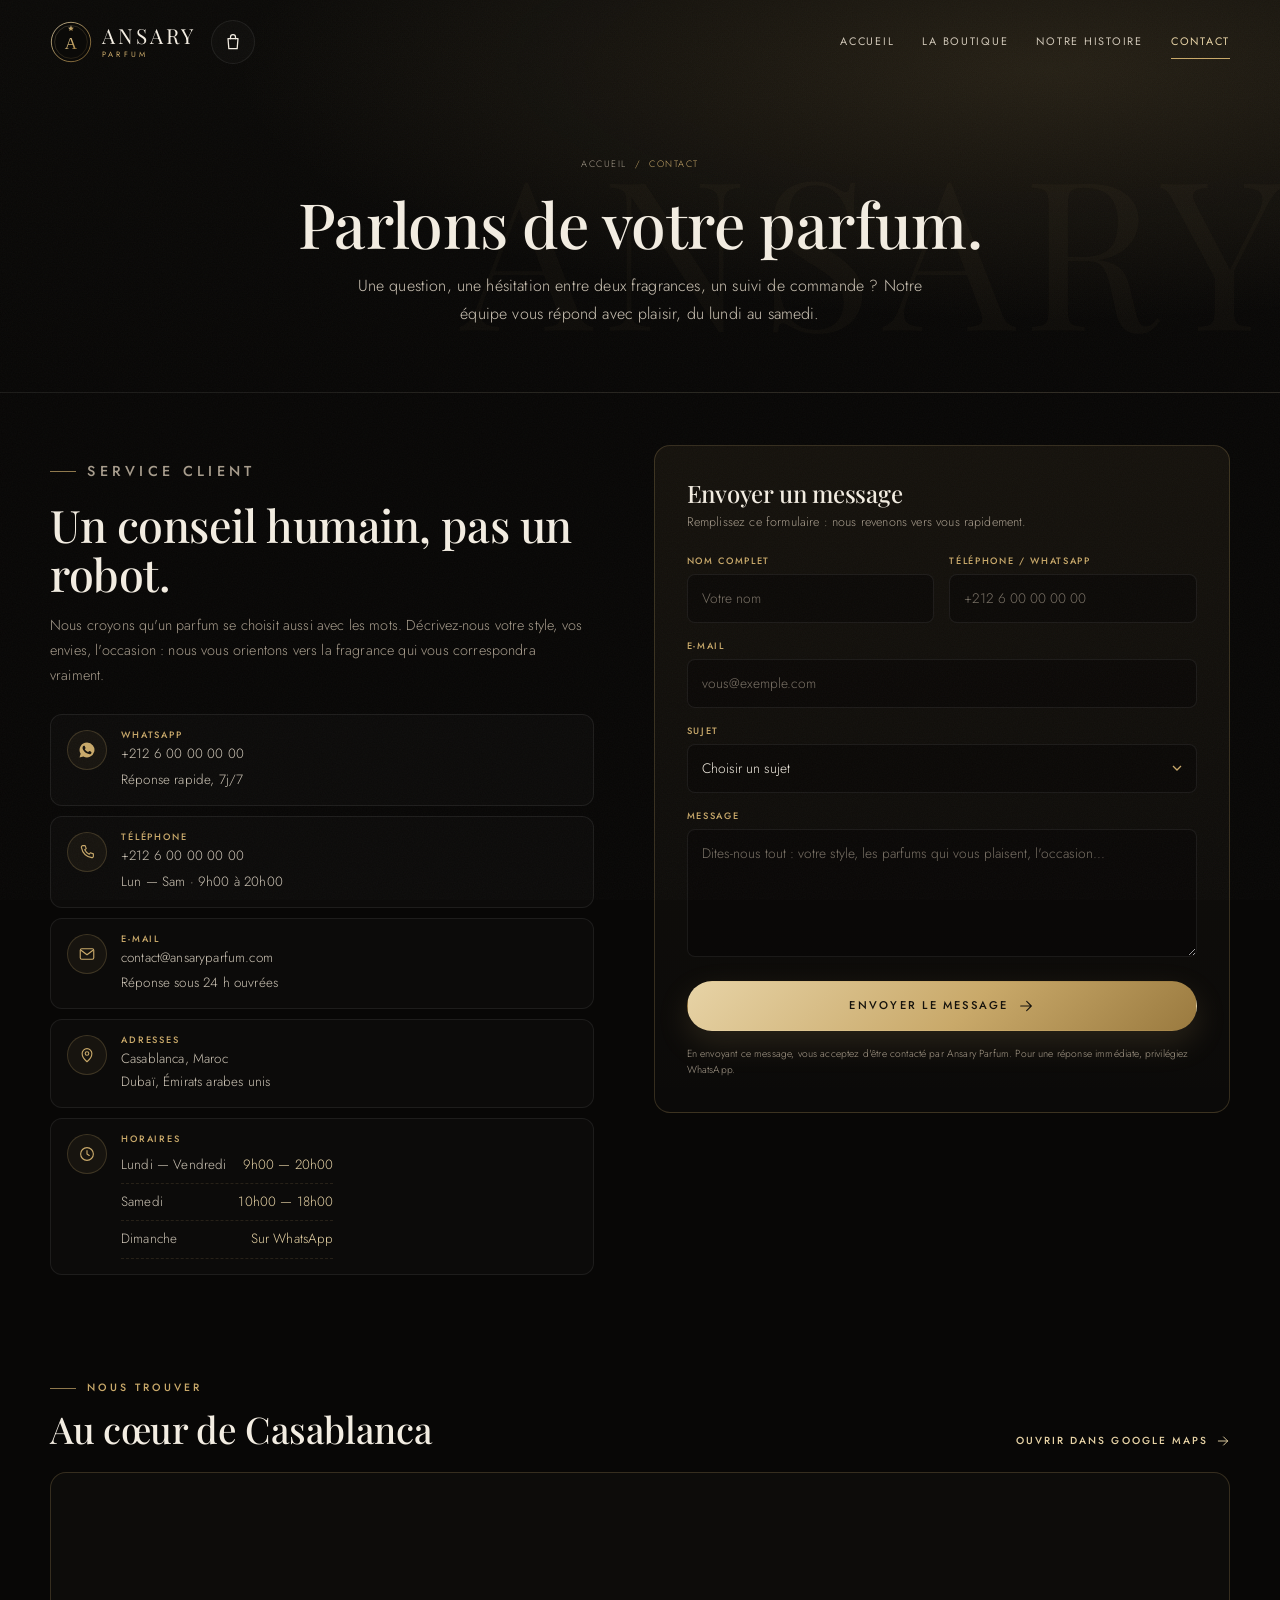
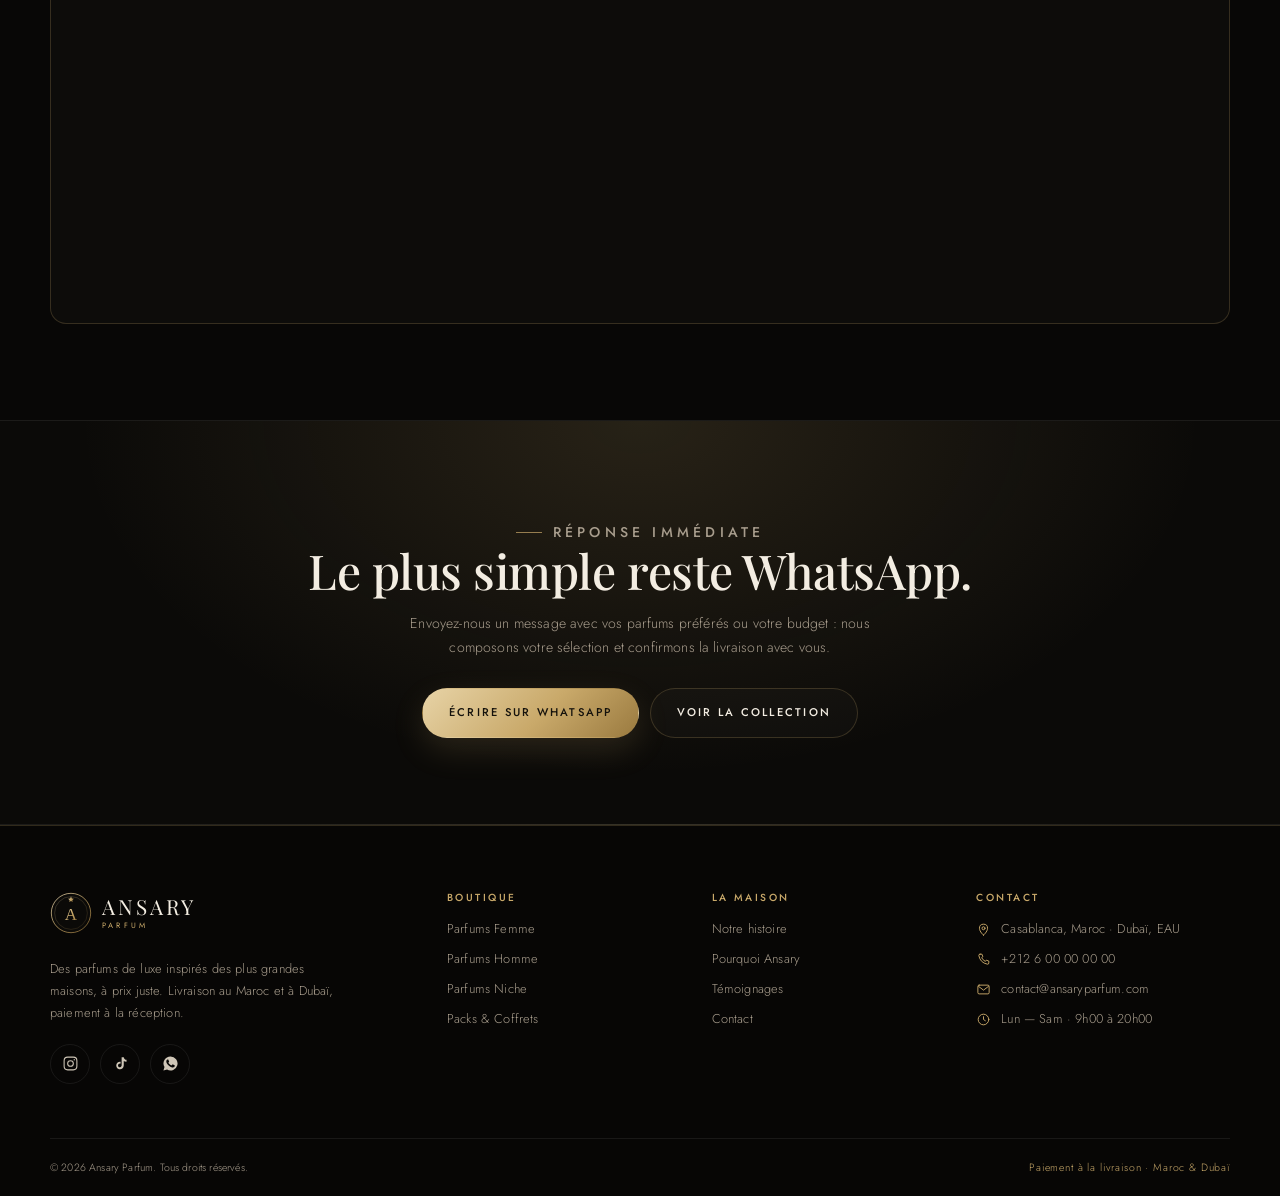
<file: contact.html>
<!DOCTYPE html>
<html lang="fr">
<head>
  <meta charset="UTF-8" />
  <meta name="viewport" content="width=device-width, initial-scale=1.0" />
  <title>Contact — Ansary Parfum</title>
  <meta name="description" content="Contactez Ansary Parfum sur WhatsApp, par téléphone ou par e-mail. Conseils personnalisés, commandes et livraison au Maroc et à Dubaï." />
  <meta name="theme-color" content="#080706" />
  <link rel="icon" href="assets/logo.svg" type="image/svg+xml" />
  <link rel="preconnect" href="https://fonts.googleapis.com" />
  <link rel="preconnect" href="https://fonts.gstatic.com" crossorigin />
  <link href="https://fonts.googleapis.com/css2?family=Cormorant+Garamond:ital,wght@0,400;0,500;1,400&family=Jost:wght@300;400;500;600&family=Playfair+Display:ital,wght@0,400;0,500;0,600;1,400;1,500&display=swap" rel="stylesheet" />
  <link rel="stylesheet" href="style.css" />
  <script>document.documentElement.classList.add("js");</script>
</head>
<body>
  <a class="skip-link" href="#main">Aller au contenu</a>

  <header class="site-header">
    <div class="container nav-inner">
      <a class="brand" href="index.html" aria-label="Ansary Parfum — Accueil">
        <img class="brand-mark" src="assets/logo.svg" alt="" width="42" height="42" />
        <span class="brand-text">ANSARY<span>PARFUM</span></span>
      </a>

      <div class="nav-actions">
        <button class="cart-toggle" type="button" data-cart-open aria-label="Ouvrir le panier">
          <svg viewBox="0 0 24 24" fill="none" stroke="currentColor" stroke-width="1.5" stroke-linecap="round" stroke-linejoin="round" aria-hidden="true"><path d="M6 8h12l-1 12H7L6 8Z"/><path d="M9 8V6a3 3 0 0 1 6 0v2"/></svg>
          <span class="cart-count is-empty" data-cart-count>0</span>
        </button>
        <button class="nav-toggle" type="button" data-nav-toggle aria-expanded="false" aria-controls="siteNav" aria-label="Ouvrir le menu">
          <span></span><span></span><span></span>
        </button>
      </div>

      <nav class="site-nav" id="siteNav" aria-label="Navigation principale">
        <div>
          <div class="nav-links">
            <a class="nav-link" href="index.html">Accueil</a>
            <a class="nav-link" href="shop.html">La boutique</a>
            <a class="nav-link" href="about.html">Notre histoire</a>
            <a class="nav-link" href="contact.html" aria-current="page">Contact</a>
          </div>
          <div class="nav-extra">
            <a class="btn btn-gold" href="shop.html">Découvrir la collection</a>
            <p class="nav-extra-note">Pack 4 parfums — 200 DH · Livraison Maroc &amp; Dubaï</p>
            <div class="nav-socials">
              <a class="social-link" href="https://www.instagram.com/ansaryparfum" target="_blank" rel="noopener" aria-label="Instagram Ansary Parfum">
                <svg viewBox="0 0 24 24" fill="none" stroke="currentColor" stroke-width="1.5" stroke-linecap="round" stroke-linejoin="round" aria-hidden="true"><rect x="3" y="3" width="18" height="18" rx="5"/><circle cx="12" cy="12" r="4"/><circle cx="17.3" cy="6.7" r="0.9" fill="currentColor" stroke="none"/></svg>
              </a>
              <a class="social-link" href="https://www.tiktok.com/@ansaryparfum" target="_blank" rel="noopener" aria-label="TikTok Ansary Parfum">
                <svg viewBox="0 0 24 24" fill="currentColor" aria-hidden="true"><path d="M16.6 3c.3 2.1 1.6 3.6 3.9 3.8v2.7c-1.4.1-2.7-.3-3.9-1v5.9c0 4.3-3.4 6.4-6.6 5.6-2.2-.5-4-2.6-4-5.2 0-3.3 2.7-5.8 6.1-5.4v2.9c-.5-.1-1-.2-1.5-.1-1.2.2-2.1 1.2-2.1 2.5 0 1.5 1.3 2.7 2.9 2.5 1.3-.1 2.2-1.2 2.2-2.6V3h3Z"/></svg>
              </a>
              <a class="social-link" href="https://wa.me/212600000000" target="_blank" rel="noopener" data-whatsapp-link aria-label="WhatsApp Ansary Parfum">
                <svg viewBox="0 0 24 24" fill="currentColor" aria-hidden="true"><path d="M12.04 2a9.9 9.9 0 0 0-8.5 15L2 22l5.15-1.5A9.9 9.9 0 1 0 12.04 2Zm5.78 14.2c-.24.68-1.4 1.3-1.94 1.35-.54.05-1.05.24-3.54-.78-2.99-1.23-4.9-4.28-5.05-4.48-.15-.2-1.2-1.6-1.2-3.05 0-1.45.76-2.16 1.03-2.46.27-.3.59-.37.79-.37h.56c.18 0 .42-.03.65.5.24.56.81 1.97.88 2.11.07.14.12.3.02.5-.1.2-.15.32-.3.5-.15.17-.31.39-.44.52-.15.15-.3.31-.13.6.17.3.76 1.25 1.63 2.02 1.12 1 2.06 1.31 2.35 1.46.3.15.47.12.64-.07.17-.2.73-.85.93-1.14.2-.3.4-.24.66-.15.27.1 1.68.79 1.97.94.3.15.5.22.57.34.07.13.07.75-.17 1.42Z"/></svg>
              </a>
            </div>
          </div>
        </div>
      </nav>
    </div>
  </header>

  <main id="main">
    <section class="page-hero page-hero--center">
      <div class="container">
        <nav class="breadcrumb" aria-label="Fil d'Ariane">
          <a href="index.html">Accueil</a>
          <span>/</span>
          <span>Contact</span>
        </nav>
        <h1>Parlons de votre parfum.</h1>
        <p class="lead">
          Une question, une hésitation entre deux fragrances, un suivi de commande ?
          Notre équipe vous répond avec plaisir, du lundi au samedi.
        </p>
      </div>
    </section>

    <section class="contact-section">
      <div class="container contact-grid">
        <div class="contact-intro reveal reveal--left">
          <p class="eyebrow">Service client</p>
          <h2>Un conseil humain, pas un robot.</h2>
          <p>
            Nous croyons qu'un parfum se choisit aussi avec les mots. Décrivez-nous
            votre style, vos envies, l'occasion : nous vous orientons vers la fragrance
            qui vous correspondra vraiment.
          </p>

          <div class="contact-cards">
            <div class="contact-card">
              <span class="contact-card-icon">
                <svg viewBox="0 0 24 24" fill="currentColor" aria-hidden="true"><path d="M12.04 2a9.9 9.9 0 0 0-8.5 15L2 22l5.15-1.5A9.9 9.9 0 1 0 12.04 2Zm5.78 14.2c-.24.68-1.4 1.3-1.94 1.35-.54.05-1.05.24-3.54-.78-2.99-1.23-4.9-4.28-5.05-4.48-.15-.2-1.2-1.6-1.2-3.05 0-1.45.76-2.16 1.03-2.46.27-.3.59-.37.79-.37h.56c.18 0 .42-.03.65.5.24.56.81 1.97.88 2.11.07.14.12.3.02.5-.1.2-.15.32-.3.5-.15.17-.31.39-.44.52-.15.15-.3.31-.13.6.17.3.76 1.25 1.63 2.02 1.12 1 2.06 1.31 2.35 1.46.3.15.47.12.64-.07.17-.2.73-.85.93-1.14.2-.3.4-.24.66-.15.27.1 1.68.79 1.97.94.3.15.5.22.57.34.07.13.07.75-.17 1.42Z"/></svg>
              </span>
              <div>
                <h3>WhatsApp</h3>
                <a href="https://wa.me/212600000000" target="_blank" rel="noopener" data-whatsapp-link>+212 6 00 00 00 00</a>
                <p>Réponse rapide, 7j/7</p>
              </div>
            </div>

            <div class="contact-card">
              <span class="contact-card-icon">
                <svg viewBox="0 0 24 24" fill="none" stroke="currentColor" stroke-width="1.5" stroke-linecap="round" stroke-linejoin="round" aria-hidden="true"><path d="M6.5 3.5h3l1.5 4-2 1.5a13 13 0 0 0 6 6l1.5-2 4 1.5v3a2 2 0 0 1-2.2 2A17.5 17.5 0 0 1 4.5 5.7 2 2 0 0 1 6.5 3.5Z"/></svg>
              </span>
              <div>
                <h3>Téléphone</h3>
                <a href="tel:+212600000000">+212 6 00 00 00 00</a>
                <p>Lun — Sam · 9h00 à 20h00</p>
              </div>
            </div>

            <div class="contact-card">
              <span class="contact-card-icon">
                <svg viewBox="0 0 24 24" fill="none" stroke="currentColor" stroke-width="1.5" stroke-linecap="round" stroke-linejoin="round" aria-hidden="true"><rect x="3" y="5" width="18" height="14" rx="2"/><path d="m4 7 8 6 8-6"/></svg>
              </span>
              <div>
                <h3>E-mail</h3>
                <a href="mailto:contact@ansaryparfum.com">contact@ansaryparfum.com</a>
                <p>Réponse sous 24 h ouvrées</p>
              </div>
            </div>

            <div class="contact-card">
              <span class="contact-card-icon">
                <svg viewBox="0 0 24 24" fill="none" stroke="currentColor" stroke-width="1.5" stroke-linecap="round" stroke-linejoin="round" aria-hidden="true"><path d="M12 21s6.5-5.4 6.5-11a6.5 6.5 0 0 0-13 0C5.5 15.6 12 21 12 21Z"/><circle cx="12" cy="10" r="2.4"/></svg>
              </span>
              <div>
                <h3>Adresses</h3>
                <p>Casablanca, Maroc</p>
                <p>Dubaï, Émirats arabes unis</p>
              </div>
            </div>

            <div class="contact-card">
              <span class="contact-card-icon">
                <svg viewBox="0 0 24 24" fill="none" stroke="currentColor" stroke-width="1.5" stroke-linecap="round" stroke-linejoin="round" aria-hidden="true"><circle cx="12" cy="12" r="8.5"/><path d="M12 7.5V12l3 2"/></svg>
              </span>
              <div>
                <h3>Horaires</h3>
                <ul class="hours-list">
                  <li><span>Lundi — Vendredi</span><span>9h00 — 20h00</span></li>
                  <li><span>Samedi</span><span>10h00 — 18h00</span></li>
                  <li><span>Dimanche</span><span>Sur WhatsApp</span></li>
                </ul>
              </div>
            </div>
          </div>
        </div>

        <form class="contact-form reveal reveal--right" data-contact-form>
          <h3>Envoyer un message</h3>
          <p>Remplissez ce formulaire : nous revenons vers vous rapidement.</p>

          <div class="form-grid">
            <div class="form-row">
              <div class="field">
                <label for="contact-name">Nom complet</label>
                <input id="contact-name" name="name" type="text" placeholder="Votre nom" autocomplete="name" required />
              </div>
              <div class="field">
                <label for="contact-phone">Téléphone / WhatsApp</label>
                <input id="contact-phone" name="phone" type="tel" placeholder="+212 6 00 00 00 00" autocomplete="tel" required />
              </div>
            </div>

            <div class="field">
              <label for="contact-email">E-mail</label>
              <input id="contact-email" name="email" type="email" placeholder="vous@exemple.com" autocomplete="email" required />
            </div>

            <div class="field">
              <label for="contact-subject">Sujet</label>
              <select id="contact-subject" name="subject" required>
                <option value="">Choisir un sujet</option>
                <option value="conseil">Conseil parfum</option>
                <option value="commande">Commande</option>
                <option value="livraison">Livraison</option>
                <option value="pack">Pack 4 parfums</option>
                <option value="autre">Autre demande</option>
              </select>
            </div>

            <div class="field">
              <label for="contact-message">Message</label>
              <textarea id="contact-message" name="message" placeholder="Dites-nous tout : votre style, les parfums qui vous plaisent, l'occasion…" required></textarea>
            </div>

            <div class="form-success" data-form-success aria-live="polite"></div>

            <button class="btn btn-gold" type="submit">
              Envoyer le message
              <svg viewBox="0 0 24 24" fill="none" stroke="currentColor" stroke-width="1.6" stroke-linecap="round" stroke-linejoin="round" aria-hidden="true"><path d="M4 12h16M13 5l7 7-7 7"/></svg>
            </button>

            <p class="form-note">
              En envoyant ce message, vous acceptez d'être contacté par Ansary Parfum.
              Pour une réponse immédiate, privilégiez WhatsApp.
            </p>
          </div>
        </form>
      </div>
    </section>
    <section class="map-section">
      <div class="container">
        <div class="map-head reveal">
          <div>
            <p class="eyebrow">Nous trouver</p>
            <h2>Au cœur de Casablanca</h2>
          </div>
          <a class="link-arrow" href="https://www.google.com/maps/search/?api=1&amp;query=Casablanca%2C+Maroc" target="_blank" rel="noopener">
            Ouvrir dans Google Maps
            <svg viewBox="0 0 24 24" fill="none" stroke="currentColor" stroke-width="1.6" stroke-linecap="round" stroke-linejoin="round" aria-hidden="true"><path d="M4 12h16M13 5l7 7-7 7"/></svg>
          </a>
        </div>

        <div class="map-wrap reveal">
          <iframe
            src="https://www.google.com/maps?q=Casablanca%2C%20Maroc&amp;output=embed"
            title="Carte Google Maps — Ansary Parfum, Casablanca"
            loading="lazy"
            referrerpolicy="no-referrer-when-downgrade"
            allowfullscreen
          ></iframe>
        </div>
      </div>
    </section>

    <section class="cta-band">
      <div class="container reveal">
        <p class="eyebrow">Réponse immédiate</p>
        <h2>Le plus simple reste WhatsApp.</h2>
        <p>
          Envoyez-nous un message avec vos parfums préférés ou votre budget :
          nous composons votre sélection et confirmons la livraison avec vous.
        </p>
        <div class="hero-actions">
          <a class="btn btn-gold" href="https://wa.me/212600000000" target="_blank" rel="noopener" data-whatsapp-link>Écrire sur WhatsApp</a>
          <a class="btn btn-outline" href="shop.html">Voir la collection</a>
        </div>
      </div>
    </section>
  </main>

  <footer class="site-footer">
    <div class="container">
      <div class="footer-grid">
        <div class="footer-brand">
          <a class="brand" href="index.html" aria-label="Ansary Parfum — Accueil">
            <img class="brand-mark" src="assets/logo.svg" alt="" width="42" height="42" />
            <span class="brand-text">ANSARY<span>PARFUM</span></span>
          </a>
          <p>
            Des parfums de luxe inspirés des plus grandes maisons, à prix juste.
            Livraison au Maroc et à Dubaï, paiement à la réception.
          </p>
          <div class="footer-socials">
            <a class="social-link" href="https://www.instagram.com/ansaryparfum" target="_blank" rel="noopener" aria-label="Instagram Ansary Parfum">
              <svg viewBox="0 0 24 24" fill="none" stroke="currentColor" stroke-width="1.5" stroke-linecap="round" stroke-linejoin="round" aria-hidden="true"><rect x="3" y="3" width="18" height="18" rx="5"/><circle cx="12" cy="12" r="4"/><circle cx="17.3" cy="6.7" r="0.9" fill="currentColor" stroke="none"/></svg>
            </a>
            <a class="social-link" href="https://www.tiktok.com/@ansaryparfum" target="_blank" rel="noopener" aria-label="TikTok Ansary Parfum">
              <svg viewBox="0 0 24 24" fill="currentColor" aria-hidden="true"><path d="M16.6 3c.3 2.1 1.6 3.6 3.9 3.8v2.7c-1.4.1-2.7-.3-3.9-1v5.9c0 4.3-3.4 6.4-6.6 5.6-2.2-.5-4-2.6-4-5.2 0-3.3 2.7-5.8 6.1-5.4v2.9c-.5-.1-1-.2-1.5-.1-1.2.2-2.1 1.2-2.1 2.5 0 1.5 1.3 2.7 2.9 2.5 1.3-.1 2.2-1.2 2.2-2.6V3h3Z"/></svg>
            </a>
            <a class="social-link" href="https://wa.me/212600000000" target="_blank" rel="noopener" data-whatsapp-link aria-label="WhatsApp Ansary Parfum">
              <svg viewBox="0 0 24 24" fill="currentColor" aria-hidden="true"><path d="M12.04 2a9.9 9.9 0 0 0-8.5 15L2 22l5.15-1.5A9.9 9.9 0 1 0 12.04 2Zm5.78 14.2c-.24.68-1.4 1.3-1.94 1.35-.54.05-1.05.24-3.54-.78-2.99-1.23-4.9-4.28-5.05-4.48-.15-.2-1.2-1.6-1.2-3.05 0-1.45.76-2.16 1.03-2.46.27-.3.59-.37.79-.37h.56c.18 0 .42-.03.65.5.24.56.81 1.97.88 2.11.07.14.12.3.02.5-.1.2-.15.32-.3.5-.15.17-.31.39-.44.52-.15.15-.3.31-.13.6.17.3.76 1.25 1.63 2.02 1.12 1 2.06 1.31 2.35 1.46.3.15.47.12.64-.07.17-.2.73-.85.93-1.14.2-.3.4-.24.66-.15.27.1 1.68.79 1.97.94.3.15.5.22.57.34.07.13.07.75-.17 1.42Z"/></svg>
            </a>
          </div>
        </div>

        <div class="footer-col">
          <h3>Boutique</h3>
          <ul>
            <li><a href="shop.html?category=femme">Parfums Femme</a></li>
            <li><a href="shop.html?category=homme">Parfums Homme</a></li>
            <li><a href="shop.html?category=niche">Parfums Niche</a></li>
            <li><a href="shop.html?category=packs">Packs &amp; Coffrets</a></li>
          </ul>
        </div>

        <div class="footer-col">
          <h3>La maison</h3>
          <ul>
            <li><a href="about.html">Notre histoire</a></li>
            <li><a href="index.html#pourquoi">Pourquoi Ansary</a></li>
            <li><a href="index.html#temoignages">Témoignages</a></li>
            <li><a href="contact.html">Contact</a></li>
          </ul>
        </div>

        <div class="footer-col">
          <h3>Contact</h3>
          <ul class="footer-contact">
            <li>
              <svg viewBox="0 0 24 24" fill="none" stroke="currentColor" stroke-width="1.5" stroke-linecap="round" stroke-linejoin="round" aria-hidden="true"><path d="M12 21s6.5-5.4 6.5-11a6.5 6.5 0 0 0-13 0C5.5 15.6 12 21 12 21Z"/><circle cx="12" cy="10" r="2.4"/></svg>
              Casablanca, Maroc · Dubaï, EAU
            </li>
            <li>
              <svg viewBox="0 0 24 24" fill="none" stroke="currentColor" stroke-width="1.5" stroke-linecap="round" stroke-linejoin="round" aria-hidden="true"><path d="M6.5 3.5h3l1.5 4-2 1.5a13 13 0 0 0 6 6l1.5-2 4 1.5v3a2 2 0 0 1-2.2 2A17.5 17.5 0 0 1 4.5 5.7 2 2 0 0 1 6.5 3.5Z"/></svg>
              <a href="tel:+212600000000">+212 6 00 00 00 00</a>
            </li>
            <li>
              <svg viewBox="0 0 24 24" fill="none" stroke="currentColor" stroke-width="1.5" stroke-linecap="round" stroke-linejoin="round" aria-hidden="true"><rect x="3" y="5" width="18" height="14" rx="2"/><path d="m4 7 8 6 8-6"/></svg>
              <a href="mailto:contact@ansaryparfum.com">contact@ansaryparfum.com</a>
            </li>
            <li>
              <svg viewBox="0 0 24 24" fill="none" stroke="currentColor" stroke-width="1.5" stroke-linecap="round" stroke-linejoin="round" aria-hidden="true"><circle cx="12" cy="12" r="8.5"/><path d="M12 7.5V12l3 2"/></svg>
              Lun — Sam · 9h00 à 20h00
            </li>
          </ul>
        </div>
      </div>

      <div class="footer-bottom">
        <p>© <span data-year>2026</span> Ansary Parfum. Tous droits réservés.</p>
        <p class="footer-trust">Paiement à la livraison · Maroc &amp; Dubaï</p>
      </div>
    </div>
  </footer>

  <script src="products.js"></script>
  <script src="cart.js"></script>
  <script src="script.js"></script>
</body>
</html>
</file>
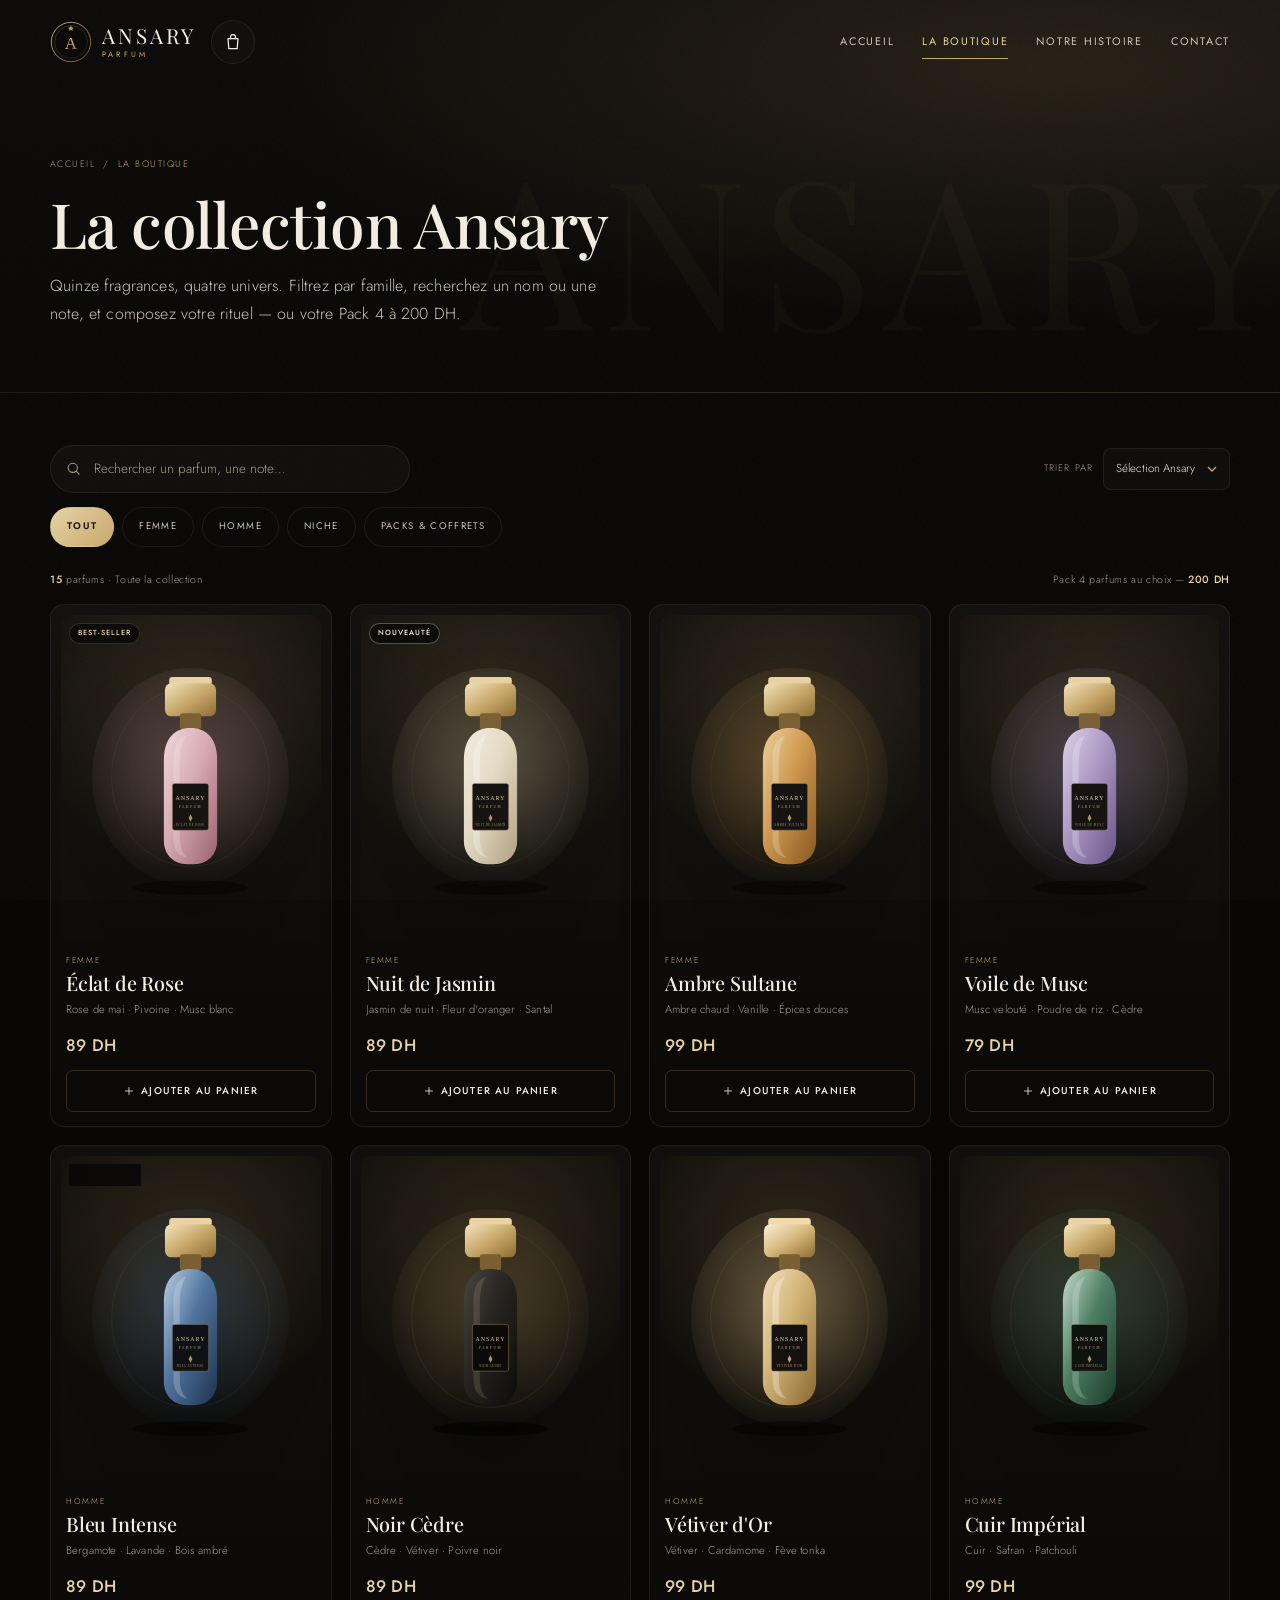
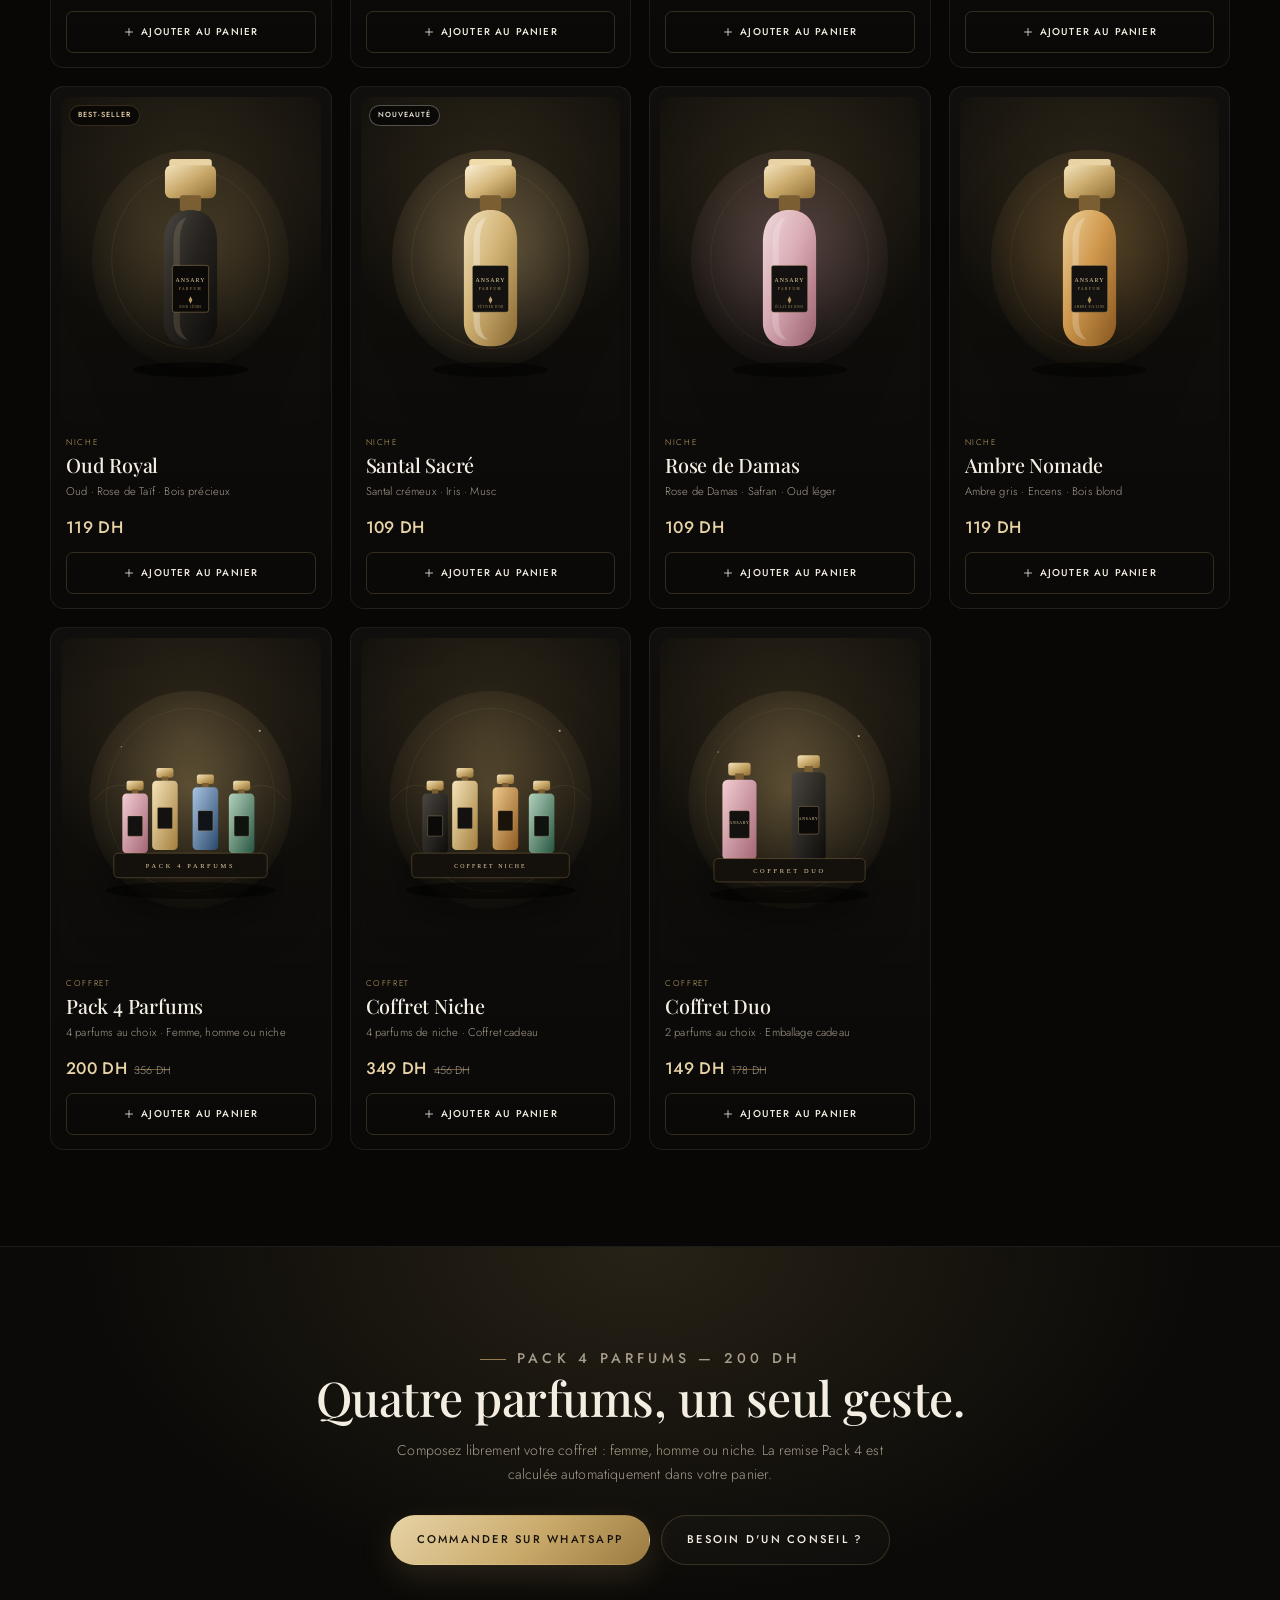
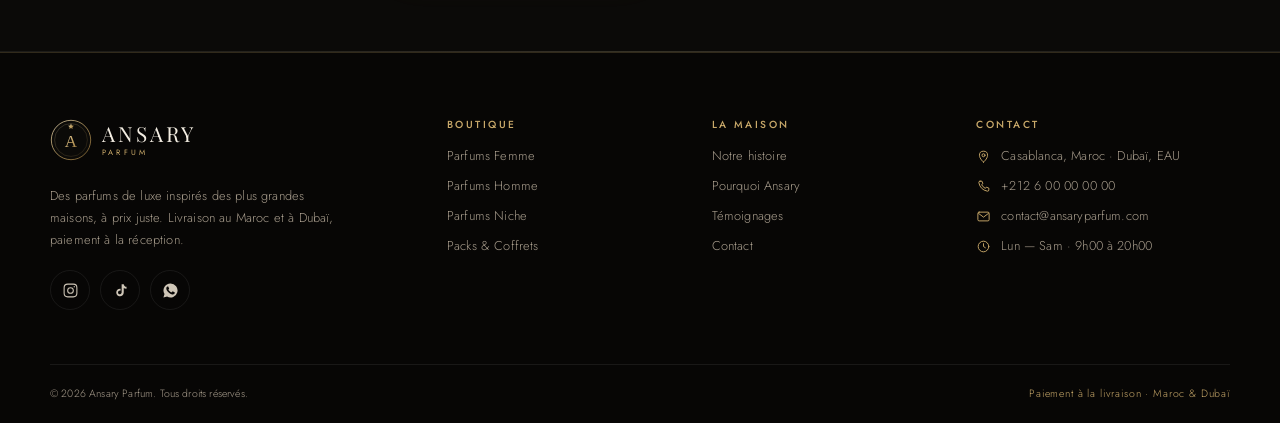
<file: shop.html>
<!DOCTYPE html>
<html lang="fr">
<head>
  <meta charset="UTF-8" />
  <meta name="viewport" content="width=device-width, initial-scale=1.0" />
  <title>La boutique — Ansary Parfum</title>
  <meta name="description" content="Découvrez la collection Ansary Parfum : parfums femme, homme et niche inspirés des grandes maisons. Pack 4 parfums à 200 DH. Livraison au Maroc et à Dubaï." />
  <meta name="theme-color" content="#080706" />
  <link rel="icon" href="assets/logo.svg" type="image/svg+xml" />
  <link rel="preconnect" href="https://fonts.googleapis.com" />
  <link rel="preconnect" href="https://fonts.gstatic.com" crossorigin />
  <link href="https://fonts.googleapis.com/css2?family=Cormorant+Garamond:ital,wght@0,400;0,500;1,400&family=Jost:wght@300;400;500;600&family=Playfair+Display:ital,wght@0,400;0,500;0,600;1,400;1,500&display=swap" rel="stylesheet" />
  <link rel="stylesheet" href="style.css" />
  <script>document.documentElement.classList.add("js");</script>
</head>
<body>
  <a class="skip-link" href="#main">Aller au contenu</a>

  <header class="site-header">
    <div class="container nav-inner">
      <a class="brand" href="index.html" aria-label="Ansary Parfum — Accueil">
        <img class="brand-mark" src="assets/logo.svg" alt="" width="42" height="42" />
        <span class="brand-text">ANSARY<span>PARFUM</span></span>
      </a>

      <div class="nav-actions">
        <button class="cart-toggle" type="button" data-cart-open aria-label="Ouvrir le panier">
          <svg viewBox="0 0 24 24" fill="none" stroke="currentColor" stroke-width="1.5" stroke-linecap="round" stroke-linejoin="round" aria-hidden="true"><path d="M6 8h12l-1 12H7L6 8Z"/><path d="M9 8V6a3 3 0 0 1 6 0v2"/></svg>
          <span class="cart-count is-empty" data-cart-count>0</span>
        </button>
        <button class="nav-toggle" type="button" data-nav-toggle aria-expanded="false" aria-controls="siteNav" aria-label="Ouvrir le menu">
          <span></span><span></span><span></span>
        </button>
      </div>

      <nav class="site-nav" id="siteNav" aria-label="Navigation principale">
        <div>
          <div class="nav-links">
            <a class="nav-link" href="index.html">Accueil</a>
            <a class="nav-link" href="shop.html" aria-current="page">La boutique</a>
            <a class="nav-link" href="about.html">Notre histoire</a>
            <a class="nav-link" href="contact.html">Contact</a>
          </div>
          <div class="nav-extra">
            <a class="btn btn-gold" href="shop.html">Découvrir la collection</a>
            <p class="nav-extra-note">Pack 4 parfums — 200 DH · Livraison Maroc &amp; Dubaï</p>
            <div class="nav-socials">
              <a class="social-link" href="https://www.instagram.com/ansaryparfum" target="_blank" rel="noopener" aria-label="Instagram Ansary Parfum">
                <svg viewBox="0 0 24 24" fill="none" stroke="currentColor" stroke-width="1.5" stroke-linecap="round" stroke-linejoin="round" aria-hidden="true"><rect x="3" y="3" width="18" height="18" rx="5"/><circle cx="12" cy="12" r="4"/><circle cx="17.3" cy="6.7" r="0.9" fill="currentColor" stroke="none"/></svg>
              </a>
              <a class="social-link" href="https://www.tiktok.com/@ansaryparfum" target="_blank" rel="noopener" aria-label="TikTok Ansary Parfum">
                <svg viewBox="0 0 24 24" fill="currentColor" aria-hidden="true"><path d="M16.6 3c.3 2.1 1.6 3.6 3.9 3.8v2.7c-1.4.1-2.7-.3-3.9-1v5.9c0 4.3-3.4 6.4-6.6 5.6-2.2-.5-4-2.6-4-5.2 0-3.3 2.7-5.8 6.1-5.4v2.9c-.5-.1-1-.2-1.5-.1-1.2.2-2.1 1.2-2.1 2.5 0 1.5 1.3 2.7 2.9 2.5 1.3-.1 2.2-1.2 2.2-2.6V3h3Z"/></svg>
              </a>
              <a class="social-link" href="https://wa.me/212600000000" target="_blank" rel="noopener" data-whatsapp-link aria-label="WhatsApp Ansary Parfum">
                <svg viewBox="0 0 24 24" fill="currentColor" aria-hidden="true"><path d="M12.04 2a9.9 9.9 0 0 0-8.5 15L2 22l5.15-1.5A9.9 9.9 0 1 0 12.04 2Zm5.78 14.2c-.24.68-1.4 1.3-1.94 1.35-.54.05-1.05.24-3.54-.78-2.99-1.23-4.9-4.28-5.05-4.48-.15-.2-1.2-1.6-1.2-3.05 0-1.45.76-2.16 1.03-2.46.27-.3.59-.37.79-.37h.56c.18 0 .42-.03.65.5.24.56.81 1.97.88 2.11.07.14.12.3.02.5-.1.2-.15.32-.3.5-.15.17-.31.39-.44.52-.15.15-.3.31-.13.6.17.3.76 1.25 1.63 2.02 1.12 1 2.06 1.31 2.35 1.46.3.15.47.12.64-.07.17-.2.73-.85.93-1.14.2-.3.4-.24.66-.15.27.1 1.68.79 1.97.94.3.15.5.22.57.34.07.13.07.75-.17 1.42Z"/></svg>
              </a>
            </div>
          </div>
        </div>
      </nav>
    </div>
  </header>

  <main id="main">
    <section class="page-hero">
      <div class="container">
        <nav class="breadcrumb" aria-label="Fil d'Ariane">
          <a href="index.html">Accueil</a>
          <span>/</span>
          <span>La boutique</span>
        </nav>
        <h1>La collection Ansary</h1>
        <p class="lead">
          Quinze fragrances, quatre univers. Filtrez par famille, recherchez un nom ou une note,
          et composez votre rituel — ou votre Pack 4 à 200 DH.
        </p>
      </div>
    </section>

    <section class="shop-section">
      <div class="container">
        <div class="shop-toolbar">
          <label class="search-field">
            <span class="sr-only">Rechercher un parfum</span>
            <svg viewBox="0 0 24 24" fill="none" stroke="currentColor" stroke-width="1.5" stroke-linecap="round" stroke-linejoin="round" aria-hidden="true"><circle cx="11" cy="11" r="6.5"/><path d="m16 16 4 4"/></svg>
            <input type="search" data-shop-search placeholder="Rechercher un parfum, une note…" autocomplete="off" />
          </label>

          <label class="sort-field">
            Trier par
            <select data-shop-sort>
              <option value="featured">Sélection Ansary</option>
              <option value="price-asc">Prix croissant</option>
              <option value="price-desc">Prix décroissant</option>
              <option value="name-asc">Nom (A–Z)</option>
            </select>
          </label>

          <div class="filters" role="group" aria-label="Filtrer par catégorie">
            <button class="filter-btn is-active" type="button" data-filter="all" aria-pressed="true">Tout</button>
            <button class="filter-btn" type="button" data-filter="femme" aria-pressed="false">Femme</button>
            <button class="filter-btn" type="button" data-filter="homme" aria-pressed="false">Homme</button>
            <button class="filter-btn" type="button" data-filter="niche" aria-pressed="false">Niche</button>
            <button class="filter-btn" type="button" data-filter="packs" aria-pressed="false">Packs &amp; Coffrets</button>
          </div>
        </div>

        <div class="shop-meta" aria-live="polite">
          <p><strong data-shop-count>15</strong> parfums · <span data-shop-label>Toute la collection</span></p>
          <p>Pack 4 parfums au choix — <strong>200 DH</strong></p>
        </div>

        <div class="product-grid" data-shop-grid></div>
        <noscript>
          <p style="text-align:center;color:#a89d8d">Activez JavaScript pour afficher la collection interactive.</p>
        </noscript>
      </div>
    </section>
    <section class="cta-band">
      <div class="container reveal">
        <p class="eyebrow">Pack 4 parfums — 200 DH</p>
        <h2>Quatre parfums, un seul geste.</h2>
        <p>
          Composez librement votre coffret : femme, homme ou niche. La remise Pack 4 est
          calculée automatiquement dans votre panier.
        </p>
        <div class="hero-actions">
          <a class="btn btn-gold" href="https://wa.me/212600000000" target="_blank" rel="noopener" data-whatsapp-link>Commander sur WhatsApp</a>
          <a class="btn btn-outline" href="contact.html">Besoin d'un conseil ?</a>
        </div>
      </div>
    </section>
  </main>

  <footer class="site-footer">
    <div class="container">
      <div class="footer-grid">
        <div class="footer-brand">
          <a class="brand" href="index.html" aria-label="Ansary Parfum — Accueil">
            <img class="brand-mark" src="assets/logo.svg" alt="" width="42" height="42" />
            <span class="brand-text">ANSARY<span>PARFUM</span></span>
          </a>
          <p>
            Des parfums de luxe inspirés des plus grandes maisons, à prix juste.
            Livraison au Maroc et à Dubaï, paiement à la réception.
          </p>
          <div class="footer-socials">
            <a class="social-link" href="https://www.instagram.com/ansaryparfum" target="_blank" rel="noopener" aria-label="Instagram Ansary Parfum">
              <svg viewBox="0 0 24 24" fill="none" stroke="currentColor" stroke-width="1.5" stroke-linecap="round" stroke-linejoin="round" aria-hidden="true"><rect x="3" y="3" width="18" height="18" rx="5"/><circle cx="12" cy="12" r="4"/><circle cx="17.3" cy="6.7" r="0.9" fill="currentColor" stroke="none"/></svg>
            </a>
            <a class="social-link" href="https://www.tiktok.com/@ansaryparfum" target="_blank" rel="noopener" aria-label="TikTok Ansary Parfum">
              <svg viewBox="0 0 24 24" fill="currentColor" aria-hidden="true"><path d="M16.6 3c.3 2.1 1.6 3.6 3.9 3.8v2.7c-1.4.1-2.7-.3-3.9-1v5.9c0 4.3-3.4 6.4-6.6 5.6-2.2-.5-4-2.6-4-5.2 0-3.3 2.7-5.8 6.1-5.4v2.9c-.5-.1-1-.2-1.5-.1-1.2.2-2.1 1.2-2.1 2.5 0 1.5 1.3 2.7 2.9 2.5 1.3-.1 2.2-1.2 2.2-2.6V3h3Z"/></svg>
            </a>
            <a class="social-link" href="https://wa.me/212600000000" target="_blank" rel="noopener" data-whatsapp-link aria-label="WhatsApp Ansary Parfum">
              <svg viewBox="0 0 24 24" fill="currentColor" aria-hidden="true"><path d="M12.04 2a9.9 9.9 0 0 0-8.5 15L2 22l5.15-1.5A9.9 9.9 0 1 0 12.04 2Zm5.78 14.2c-.24.68-1.4 1.3-1.94 1.35-.54.05-1.05.24-3.54-.78-2.99-1.23-4.9-4.28-5.05-4.48-.15-.2-1.2-1.6-1.2-3.05 0-1.45.76-2.16 1.03-2.46.27-.3.59-.37.79-.37h.56c.18 0 .42-.03.65.5.24.56.81 1.97.88 2.11.07.14.12.3.02.5-.1.2-.15.32-.3.5-.15.17-.31.39-.44.52-.15.15-.3.31-.13.6.17.3.76 1.25 1.63 2.02 1.12 1 2.06 1.31 2.35 1.46.3.15.47.12.64-.07.17-.2.73-.85.93-1.14.2-.3.4-.24.66-.15.27.1 1.68.79 1.97.94.3.15.5.22.57.34.07.13.07.75-.17 1.42Z"/></svg>
            </a>
          </div>
        </div>

        <div class="footer-col">
          <h3>Boutique</h3>
          <ul>
            <li><a href="shop.html?category=femme">Parfums Femme</a></li>
            <li><a href="shop.html?category=homme">Parfums Homme</a></li>
            <li><a href="shop.html?category=niche">Parfums Niche</a></li>
            <li><a href="shop.html?category=packs">Packs &amp; Coffrets</a></li>
          </ul>
        </div>

        <div class="footer-col">
          <h3>La maison</h3>
          <ul>
            <li><a href="about.html">Notre histoire</a></li>
            <li><a href="index.html#pourquoi">Pourquoi Ansary</a></li>
            <li><a href="index.html#temoignages">Témoignages</a></li>
            <li><a href="contact.html">Contact</a></li>
          </ul>
        </div>

        <div class="footer-col">
          <h3>Contact</h3>
          <ul class="footer-contact">
            <li>
              <svg viewBox="0 0 24 24" fill="none" stroke="currentColor" stroke-width="1.5" stroke-linecap="round" stroke-linejoin="round" aria-hidden="true"><path d="M12 21s6.5-5.4 6.5-11a6.5 6.5 0 0 0-13 0C5.5 15.6 12 21 12 21Z"/><circle cx="12" cy="10" r="2.4"/></svg>
              Casablanca, Maroc · Dubaï, EAU
            </li>
            <li>
              <svg viewBox="0 0 24 24" fill="none" stroke="currentColor" stroke-width="1.5" stroke-linecap="round" stroke-linejoin="round" aria-hidden="true"><path d="M6.5 3.5h3l1.5 4-2 1.5a13 13 0 0 0 6 6l1.5-2 4 1.5v3a2 2 0 0 1-2.2 2A17.5 17.5 0 0 1 4.5 5.7 2 2 0 0 1 6.5 3.5Z"/></svg>
              <a href="tel:+212600000000">+212 6 00 00 00 00</a>
            </li>
            <li>
              <svg viewBox="0 0 24 24" fill="none" stroke="currentColor" stroke-width="1.5" stroke-linecap="round" stroke-linejoin="round" aria-hidden="true"><rect x="3" y="5" width="18" height="14" rx="2"/><path d="m4 7 8 6 8-6"/></svg>
              <a href="mailto:contact@ansaryparfum.com">contact@ansaryparfum.com</a>
            </li>
            <li>
              <svg viewBox="0 0 24 24" fill="none" stroke="currentColor" stroke-width="1.5" stroke-linecap="round" stroke-linejoin="round" aria-hidden="true"><circle cx="12" cy="12" r="8.5"/><path d="M12 7.5V12l3 2"/></svg>
              Lun — Sam · 9h00 à 20h00
            </li>
          </ul>
        </div>
      </div>

      <div class="footer-bottom">
        <p>© <span data-year>2026</span> Ansary Parfum. Tous droits réservés.</p>
        <p class="footer-trust">Paiement à la livraison · Maroc &amp; Dubaï</p>
      </div>
    </div>
  </footer>

  <script src="products.js"></script>
  <script src="cart.js"></script>
  <script src="script.js"></script>
</body>
</html>
</file>
<file: style.css>
/* ==========================================================================
   ANSARY PARFUM — DIRECTION ARTISTIQUE & PLAN DE DESIGN
   --------------------------------------------------------------------------
   1. POSITIONNEMENT VISUEL
      Une maison de parfum marocaine premium, chaleureuse et accessible.
      Le luxe se ressent dans l'espace, la lumière et la typographie — jamais
      dans l'opacité des prix. Chaque section garde un prix ou un CTA visible.

   2. PALETTE EXACTE
      --noir          #080706   fond principal, presque noir chaud
      --noir-2        #0d0c0a   fond secondaire
      --anthracite    #12100d   surfaces / panneaux
      --surface       #17140f   cartes surélevées
      --ivory         #f3ede2   texte principal (blanc cassé chaud)
      --ivory-dim     #cfc6b7   texte secondaire
      --muted         #a89d8d   légendes, notes olfactives
      --gold          #c9a96a   accent signature (champagne)
      --gold-light    #e7d3a6   reflets, titres accentués
      --gold-deep     #9a7a3f   ombres du doré
      --line          rgba(201,169,106,.22)  bordures dorées discrètes
      --line-soft     rgba(255,255,255,.07)  séparateurs neutres
      --success       #9cbfa4   validation / remise pack
      --danger        #d08a7c   suppression

   3. TYPOGRAPHIE
      Titres & logo : Playfair Display (serif haute couture)
      Citations      : Cormorant Garamond (italique, éditorial)
      Texte & UI     : Jost (sans-serif géométrique, très lisible)
      Échelle fluide avec clamp() pour éviter tout débordement à 375px.

   4. STRUCTURE DES SECTIONS
      Hero plein écran (texte + flacon sur halo doré) → bandeau offre urgente
      → collections (4 portes d'entrée) → best-sellers avec prix et ajout
      panier → preuves (qualité, choix, prix, communauté 16,6K+) → récit de
      marque → avis clients avec étoiles animées → communauté Instagram →
      footer. Les pages intérieures gardent le même rythme : hero éditorial,
      contenu respirant, bloc de conversion final.

   5. PHILOSOPHIE DES ANIMATIONS
      Lentes, feutrées, jamais spectaculaires : fade + slide de 26px au scroll
      via Intersection Observer, zoom très doux des flacons au survol, halo
      doré qui s'intensifie, pulse discret du panier, révélation des étoiles
      une à une. Toutes les animations respectent prefers-reduced-motion.

   6. MOBILE FIRST
      Base conçue à 375px : grille produits 2 colonnes, zones tactiles ≥ 44px,
      titres en clamp, aucun scroll horizontal. Les breakpoints 560 / 760 /
      900 / 1120px enrichissent progressivement la mise en page.

   7. CONVERSION
      Prix toujours affichés en DH, badges Best-seller / Pack promo, compte à
      rebours, barre de progression vers le Pack 4 à 200 DH dans le panier,
      bouton WhatsApp doré et récapitulatif de commande en français.
   ========================================================================== */

/* --------------------------------------------------------------------------
   1. TOKENS & RESET
   -------------------------------------------------------------------------- */
:root {
  --noir: #080706;
  --noir-2: #0d0c0a;
  --anthracite: #12100d;
  --surface: #17140f;
  --surface-2: #1d1913;
  --ivory: #f3ede2;
  --ivory-dim: #cfc6b7;
  --muted: #a89d8d;
  --gold: #c9a96a;
  --gold-light: #e7d3a6;
  --gold-deep: #9a7a3f;
  --line: rgba(201, 169, 106, 0.22);
  --line-soft: rgba(255, 255, 255, 0.07);
  --success: #9cbfa4;
  --danger: #d08a7c;

  --font-display: "Playfair Display", "Cormorant Garamond", Georgia, "Times New Roman", serif;
  --font-body: "Jost", "Inter", system-ui, -apple-system, "Segoe UI", sans-serif;

  --container: 1180px;
  --header-h: 72px;
  --radius: 14px;
  --ease: cubic-bezier(0.22, 1, 0.36, 1);
}

*,
*::before,
*::after {
  box-sizing: border-box;
}

html {
  scroll-behavior: smooth;
  scroll-padding-top: calc(var(--header-h) + 20px);
  -webkit-text-size-adjust: 100%;
}

body {
  margin: 0;
  background-color: var(--noir);
  color: var(--ivory);
  font-family: var(--font-body);
  font-size: 16px;
  font-weight: 300;
  line-height: 1.65;
  letter-spacing: 0.01em;
  overflow-x: hidden;
  -webkit-font-smoothing: antialiased;
  text-rendering: optimizeLegibility;
}

body::before {
  content: "";
  position: fixed;
  inset: 0;
  z-index: 1;
  pointer-events: none;
  opacity: 0.035;
  background-image: url("data:image/svg+xml,%3Csvg xmlns='http://www.w3.org/2000/svg' width='160' height='160'%3E%3Cfilter id='n'%3E%3CfeTurbulence type='fractalNoise' baseFrequency='.8' numOctaves='3' stitchTiles='stitch'/%3E%3C/filter%3E%3Crect width='100%25' height='100%25' filter='url(%23n)'/%3E%3C/svg%3E");
}

img {
  display: block;
  max-width: 100%;
}

a {
  color: inherit;
  text-decoration: none;
}

button,
input,
select,
textarea {
  font: inherit;
  color: inherit;
}

button {
  cursor: pointer;
}

ul,
ol {
  margin: 0;
  padding: 0;
  list-style: none;
}

h1,
h2,
h3,
h4,
h5,
h6 {
  margin: 0;
  font-family: var(--font-display);
  font-weight: 500;
  line-height: 1.1;
  letter-spacing: -0.01em;
}

p {
  margin: 0;
}

::selection {
  background: var(--gold);
  color: #15120c;
}

:focus-visible {
  outline: 2px solid var(--gold);
  outline-offset: 3px;
  border-radius: 3px;
}

body.nav-open,
body.cart-open {
  overflow: hidden;
}

/* --------------------------------------------------------------------------
   2. UTILITAIRES
   -------------------------------------------------------------------------- */
.container {
  width: min(100% - 40px, var(--container));
  margin-inline: auto;
}

.sr-only {
  position: absolute;
  width: 1px;
  height: 1px;
  padding: 0;
  margin: -1px;
  overflow: hidden;
  clip: rect(0, 0, 0, 0);
  white-space: nowrap;
  border: 0;
}

.skip-link {
  position: fixed;
  top: 10px;
  left: 10px;
  z-index: 200;
  padding: 12px 18px;
  border-radius: 6px;
  background: var(--gold);
  color: #15120c;
  font-size: 0.78rem;
  font-weight: 500;
  transform: translateY(-160%);
  transition: transform 0.3s var(--ease);
}

.skip-link:focus {
  transform: translateY(0);
}

.section {
  position: relative;
  padding-block: 76px;
}

.section--tight {
  padding-block: 56px;
}

.section--surface {
  background: linear-gradient(180deg, #0d0c0a, #0a0908);
  border-block: 1px solid var(--line-soft);
}

.eyebrow {
  display: inline-flex;
  align-items: center;
  gap: 0.7rem;
  margin: 0;
  color: var(--gold);
  font-family: var(--font-body);
  font-size: 0.66rem;
  font-weight: 500;
  letter-spacing: 0.3em;
  line-height: 1.4;
  text-transform: uppercase;
}

.eyebrow::before {
  content: "";
  width: 26px;
  height: 1px;
  background: var(--gold);
  opacity: 0.7;
  flex: 0 0 auto;
}

.eyebrow--plain::before {
  display: none;
}

.section-head {
  max-width: 660px;
}

.section-head h2 {
  margin-top: 16px;
  font-size: clamp(2rem, 6.4vw, 3.1rem);
  line-height: 1.08;
}

.section-head p {
  margin-top: 14px;
  color: var(--muted);
  font-size: 0.92rem;
  line-height: 1.7;
}

.section-head--center {
  margin-inline: auto;
  text-align: center;
}

.section-head--center .eyebrow {
  justify-content: center;
}

.section-head--center .eyebrow::after {
  content: "";
  width: 26px;
  height: 1px;
  background: var(--gold);
  opacity: 0.7;
}

.section-head--center p {
  margin-inline: auto;
  max-width: 560px;
}

.accent {
  color: var(--gold-light);
  font-style: italic;
}

.lead {
  color: var(--ivory-dim);
  font-size: 0.98rem;
  line-height: 1.75;
}

.btn {
  position: relative;
  display: inline-flex;
  align-items: center;
  justify-content: center;
  gap: 0.6rem;
  min-height: 50px;
  padding: 0 1.6rem;
  overflow: hidden;
  border: 1px solid transparent;
  border-radius: 999px;
  font-family: var(--font-body);
  font-size: 0.7rem;
  font-weight: 500;
  letter-spacing: 0.2em;
  line-height: 1.2;
  text-align: center;
  text-transform: uppercase;
  white-space: nowrap;
  transition: transform 0.4s var(--ease), box-shadow 0.4s var(--ease),
    background-color 0.3s ease, border-color 0.3s ease, color 0.3s ease;
}

.btn svg {
  width: 16px;
  height: 16px;
  flex: 0 0 auto;
}

.btn-gold {
  background: linear-gradient(135deg, var(--gold-light), var(--gold) 55%, var(--gold-deep));
  color: #15120c;
  box-shadow: 0 12px 32px rgba(201, 169, 106, 0.16);
}

.btn-gold:hover {
  transform: translateY(-2px);
  box-shadow: 0 18px 44px rgba(201, 169, 106, 0.28);
}

.btn-outline {
  border-color: var(--line);
  background: rgba(255, 255, 255, 0.02);
  color: var(--ivory);
}

.btn-outline:hover {
  border-color: var(--gold);
  background: rgba(201, 169, 106, 0.07);
  color: var(--gold-light);
  transform: translateY(-2px);
}

.btn-sm {
  min-height: 42px;
  padding: 0 1.15rem;
  font-size: 0.62rem;
}

.link-arrow {
  display: inline-flex;
  align-items: center;
  gap: 0.5rem;
  color: var(--gold-light);
  font-size: 0.64rem;
  font-weight: 500;
  letter-spacing: 0.2em;
  text-transform: uppercase;
  transition: gap 0.3s var(--ease), color 0.3s ease;
}

.link-arrow svg {
  width: 14px;
  height: 14px;
}

.link-arrow:hover {
  gap: 0.8rem;
  color: var(--gold);
}

/* --------------------------------------------------------------------------
   3. HEADER & NAVIGATION
   -------------------------------------------------------------------------- */
.site-header {
  position: fixed;
  inset: 0 0 auto;
  z-index: 60;
  height: var(--header-h);
  border-bottom: 1px solid transparent;
  transition: background-color 0.4s ease, border-color 0.4s ease, box-shadow 0.4s ease;
}

.site-header.is-scrolled,
body.nav-open .site-header {
  background: rgba(8, 7, 6, 0.9);
  border-bottom-color: var(--line-soft);
  box-shadow: 0 12px 40px rgba(0, 0, 0, 0.35);
  -webkit-backdrop-filter: blur(16px);
  backdrop-filter: blur(16px);
}

.nav-inner {
  display: flex;
  align-items: center;
  justify-content: space-between;
  gap: 16px;
  height: var(--header-h);
}

.brand {
  position: relative;
  z-index: 70;
  display: flex;
  align-items: center;
  gap: 10px;
  flex: 0 0 auto;
}

.brand-mark {
  width: 38px;
  height: 38px;
  flex: 0 0 auto;
}

.brand-text {
  display: flex;
  flex-direction: column;
  color: var(--ivory);
  font-family: var(--font-display);
  font-size: 1.18rem;
  letter-spacing: 0.14em;
  line-height: 1;
}

.brand-text span {
  margin-top: 5px;
  color: var(--gold);
  font-family: var(--font-body);
  font-size: 0.46rem;
  font-weight: 400;
  letter-spacing: 0.42em;
  text-transform: uppercase;
}

.nav-actions {
  position: relative;
  z-index: 70;
  display: flex;
  align-items: center;
  gap: 6px;
}

.cart-toggle {
  position: relative;
  display: grid;
  width: 44px;
  height: 44px;
  place-items: center;
  border: 1px solid var(--line-soft);
  border-radius: 50%;
  background: rgba(255, 255, 255, 0.02);
  color: var(--ivory);
  transition: border-color 0.3s ease, color 0.3s ease, background-color 0.3s ease;
}

.cart-toggle:hover {
  border-color: var(--gold);
  background: rgba(201, 169, 106, 0.08);
  color: var(--gold-light);
}

.cart-toggle svg {
  width: 20px;
  height: 20px;
}

.cart-count {
  position: absolute;
  top: -3px;
  right: -3px;
  display: grid;
  min-width: 18px;
  height: 18px;
  padding: 0 4px;
  place-items: center;
  border: 2px solid var(--noir);
  border-radius: 999px;
  background: linear-gradient(135deg, var(--gold-light), var(--gold));
  color: #15120c;
  font-size: 0.58rem;
  font-weight: 600;
  line-height: 1;
}

.cart-count.is-empty {
  display: none;
}

.cart-count.pulse {
  animation: cartPulse 0.65s var(--ease);
}

@keyframes cartPulse {
  0% { transform: scale(1); }
  35% { transform: scale(1.45); box-shadow: 0 0 0 6px rgba(201, 169, 106, 0.18); }
  100% { transform: scale(1); }
}

.nav-toggle {
  display: grid;
  width: 44px;
  height: 44px;
  padding: 0;
  place-items: center;
  border: 0;
  background: transparent;
}

.nav-toggle span {
  display: block;
  width: 22px;
  height: 1.5px;
  margin: 3px auto;
  border-radius: 2px;
  background: var(--ivory);
  transition: transform 0.4s var(--ease), opacity 0.3s ease;
}

body.nav-open .nav-toggle span:nth-child(1) {
  transform: translateY(4.5px) rotate(45deg);
}

body.nav-open .nav-toggle span:nth-child(2) {
  opacity: 0;
}

body.nav-open .nav-toggle span:nth-child(3) {
  transform: translateY(-4.5px) rotate(-45deg);
}

.site-nav {
  position: fixed;
  inset: 0;
  z-index: 55;
  display: flex;
  flex-direction: column;
  justify-content: space-between;
  padding: calc(var(--header-h) + 30px) 24px 40px;
  overflow-y: auto;
  background: rgba(8, 7, 6, 0.985);
  transform: translateY(-102%);
  transition: transform 0.55s var(--ease);
}

body.nav-open .site-nav {
  transform: translateY(0);
}

.nav-links {
  display: flex;
  flex-direction: column;
}

.nav-link {
  display: block;
  padding: 15px 4px;
  border-bottom: 1px solid var(--line-soft);
  color: var(--ivory);
  font-family: var(--font-display);
  font-size: 1.55rem;
  transition: color 0.3s ease, padding-left 0.3s var(--ease);
}

.nav-link:hover,
.nav-link[aria-current="page"] {
  padding-left: 10px;
  color: var(--gold-light);
}

.nav-extra {
  display: flex;
  flex-direction: column;
  gap: 18px;
  margin-top: 40px;
}

.nav-extra .btn {
  width: 100%;
}

.nav-extra-note {
  color: var(--muted);
  font-size: 0.7rem;
  letter-spacing: 0.08em;
  text-align: center;
}

.nav-socials {
  display: flex;
  justify-content: center;
  gap: 10px;
}

/* --------------------------------------------------------------------------
   4. HERO
   -------------------------------------------------------------------------- */
.hero {
  position: relative;
  display: flex;
  min-height: 100svh;
  align-items: center;
  padding: calc(var(--header-h) + 44px) 0 56px;
  overflow: hidden;
  isolation: isolate;
}

.hero::before {
  content: "";
  position: absolute;
  inset: 0;
  z-index: -2;
  background:
    radial-gradient(ellipse at 74% 36%, rgba(201, 169, 106, 0.17), transparent 55%),
    radial-gradient(ellipse at 8% 92%, rgba(201, 169, 106, 0.08), transparent 50%),
    linear-gradient(180deg, #0a0908 0%, #080706 70%);
}

.hero::after {
  content: "";
  position: absolute;
  right: 0;
  bottom: 0;
  left: 0;
  height: 1px;
  background: linear-gradient(90deg, transparent, var(--line), transparent);
}

.hero-grid {
  display: grid;
  gap: 30px;
  align-items: center;
}

.hero-copy {
  max-width: 620px;
}

.hero-title {
  margin-top: 18px;
  font-size: clamp(2.75rem, 10.5vw, 5.2rem);
  line-height: 1.01;
  letter-spacing: -0.015em;
}

.hero-title span {
  display: block;
}

.hero-title em {
  color: var(--gold-light);
  font-style: italic;
}

.hero-arabic {
  margin-top: 16px;
  color: var(--gold);
  font-family: "Cormorant Garamond", var(--font-display);
  font-size: 1.05rem;
  letter-spacing: 0.02em;
  opacity: 0.85;
}

.hero-lead {
  max-width: 430px;
  margin-top: 16px;
  color: var(--ivory-dim);
  font-size: 0.98rem;
  line-height: 1.75;
}

.hero-actions {
  display: flex;
  flex-wrap: wrap;
  gap: 11px;
  margin-top: 28px;
}

.hero-proof {
  display: flex;
  flex-wrap: wrap;
  align-items: center;
  gap: 12px;
  margin-top: 30px;
  color: var(--muted);
  font-size: 0.74rem;
  letter-spacing: 0.04em;
}

.stars {
  display: inline-flex;
  gap: 0.18em;
  color: var(--gold);
  font-size: 0.86rem;
  letter-spacing: 0.06em;
  line-height: 1;
}

.star {
  display: inline-block;
}

.js .testimonial .star {
  opacity: 0;
  transform: scale(0.4);
}

.js .testimonial.is-visible .star {
  animation: starPop 0.5s var(--ease) forwards;
}

.js .testimonial.is-visible .star:nth-child(1) { animation-delay: 0.12s; }
.js .testimonial.is-visible .star:nth-child(2) { animation-delay: 0.24s; }
.js .testimonial.is-visible .star:nth-child(3) { animation-delay: 0.36s; }
.js .testimonial.is-visible .star:nth-child(4) { animation-delay: 0.48s; }
.js .testimonial.is-visible .star:nth-child(5) { animation-delay: 0.6s; }

@keyframes starPop {
  to {
    opacity: 1;
    transform: scale(1);
  }
}

.hero-proof strong {
  color: var(--ivory);
  font-weight: 500;
}

.hero-visual {
  position: relative;
  display: grid;
  width: 100%;
  max-width: 520px;
  margin-inline: auto;
  place-items: center;
}

.hero-visual::before {
  content: "";
  position: absolute;
  width: 84%;
  aspect-ratio: 1;
  border-radius: 50%;
  background: radial-gradient(circle, rgba(201, 169, 106, 0.2), transparent 68%);
  filter: blur(22px);
}

.hero-visual img {
  position: relative;
  width: 100%;
  max-width: 320px;
  filter: drop-shadow(0 30px 50px rgba(0, 0, 0, 0.55));
  animation: heroFloat 9s ease-in-out infinite;
}

@keyframes heroFloat {
  0%, 100% { transform: translateY(0); }
  50% { transform: translateY(-12px); }
}

/* --------------------------------------------------------------------------
   5. BANDEAU OFFRE & COMPTE À REBOURS
   -------------------------------------------------------------------------- */
.promo {
  position: relative;
  overflow: hidden;
  border-block: 1px solid var(--line);
  background:
    radial-gradient(ellipse at 15% 50%, rgba(201, 169, 106, 0.12), transparent 55%),
    linear-gradient(115deg, #171208 0%, #0e0c09 42%, #1a140b 100%);
}

.promo-inner {
  display: grid;
  gap: 20px;
  padding-block: 26px;
}

.promo-label {
  display: inline-flex;
  align-items: center;
  gap: 8px;
  color: var(--gold-light);
  font-size: 0.6rem;
  font-weight: 500;
  letter-spacing: 0.28em;
  text-transform: uppercase;
}

.promo-label::before {
  content: "";
  width: 7px;
  height: 7px;
  border-radius: 50%;
  background: var(--gold);
  box-shadow: 0 0 0 0 rgba(201, 169, 106, 0.6);
  animation: pulseDot 2.4s infinite;
}

@keyframes pulseDot {
  0% { box-shadow: 0 0 0 0 rgba(201, 169, 106, 0.55); }
  70% { box-shadow: 0 0 0 9px rgba(201, 169, 106, 0); }
  100% { box-shadow: 0 0 0 0 rgba(201, 169, 106, 0); }
}

.promo h2 {
  margin-top: 7px;
  font-size: clamp(1.45rem, 4.6vw, 2.1rem);
  line-height: 1.15;
}

.promo h2 span {
  color: var(--gold-light);
}

.promo-copy p {
  margin-top: 6px;
  color: var(--muted);
  font-size: 0.8rem;
}

.countdown {
  display: flex;
  gap: 8px;
  align-items: stretch;
}

.count {
  min-width: 54px;
  padding: 8px 6px;
  border: 1px solid var(--line);
  border-radius: 10px;
  background: rgba(0, 0, 0, 0.26);
  text-align: center;
}

.count strong {
  display: block;
  color: var(--gold-light);
  font-family: var(--font-display);
  font-size: 1.22rem;
  font-variant-numeric: tabular-nums;
  font-weight: 500;
  line-height: 1.1;
}

.count span {
  display: block;
  margin-top: 4px;
  color: var(--muted);
  font-size: 0.5rem;
  letter-spacing: 0.16em;
  text-transform: uppercase;
}

.promo-cta {
  justify-self: start;
}

/* --------------------------------------------------------------------------
   6. COLLECTIONS
   -------------------------------------------------------------------------- */
.collection-grid {
  display: grid;
  grid-template-columns: repeat(2, 1fr);
  gap: 12px;
  margin-top: 34px;
}

.collection-card {
  position: relative;
  display: block;
  aspect-ratio: 3 / 4;
  overflow: hidden;
  border: 1px solid var(--line-soft);
  border-radius: var(--radius);
  background:
    radial-gradient(circle at 50% 30%, rgba(201, 169, 106, 0.15), transparent 62%),
    linear-gradient(180deg, #16130e, #0c0b09);
  isolation: isolate;
  transition: border-color 0.4s ease, transform 0.5s var(--ease), box-shadow 0.5s ease;
}

.collection-card:hover {
  border-color: rgba(201, 169, 106, 0.42);
  box-shadow: 0 24px 60px rgba(0, 0, 0, 0.4);
  transform: translateY(-5px);
}

.collection-card img {
  position: absolute;
  inset: 14% 12% 22%;
  width: 76%;
  height: 64%;
  object-fit: contain;
  transition: transform 1.1s var(--ease), filter 0.6s ease;
  filter: drop-shadow(0 22px 24px rgba(0, 0, 0, 0.5));
}

.collection-card:hover img {
  transform: scale(1.07) translateY(-5px);
  filter: drop-shadow(0 26px 32px rgba(0, 0, 0, 0.55))
    drop-shadow(0 0 26px rgba(201, 169, 106, 0.16));
}

.collection-card::after {
  content: "";
  position: absolute;
  inset: 0;
  z-index: 1;
  background: linear-gradient(180deg, transparent 42%, rgba(6, 5, 4, 0.92) 100%);
}

.collection-content {
  position: absolute;
  right: 0;
  bottom: 0;
  left: 0;
  z-index: 2;
  padding: 16px;
}

.collection-num {
  display: block;
  color: var(--gold);
  font-size: 0.5rem;
  letter-spacing: 0.28em;
}

.collection-content h3 {
  margin-top: 5px;
  font-size: clamp(1.02rem, 3.7vw, 1.45rem);
}

.collection-link {
  display: inline-flex;
  align-items: center;
  gap: 0.4rem;
  margin-top: 8px;
  color: var(--gold-light);
  font-size: 0.55rem;
  font-weight: 500;
  letter-spacing: 0.18em;
  text-transform: uppercase;
}

.collection-link svg {
  width: 12px;
  height: 12px;
  transition: transform 0.3s var(--ease);
}

.collection-card:hover .collection-link svg {
  transform: translateX(4px);
}

/* --------------------------------------------------------------------------
   7. PRODUITS
   -------------------------------------------------------------------------- */
.products-head {
  display: flex;
  flex-wrap: wrap;
  align-items: flex-end;
  justify-content: space-between;
  gap: 18px;
  margin-bottom: 30px;
}

.product-grid {
  display: grid;
  grid-template-columns: repeat(2, 1fr);
  gap: 12px;
}

.product-card {
  position: relative;
  display: flex;
  min-width: 0;
  flex-direction: column;
  padding: 8px 8px 12px;
  border: 1px solid var(--line-soft);
  border-radius: var(--radius);
  background: linear-gradient(180deg, rgba(255, 255, 255, 0.035), rgba(255, 255, 255, 0.012));
  transition: transform 0.5s var(--ease), border-color 0.4s ease, box-shadow 0.5s ease;
}

.product-card:hover {
  border-color: rgba(201, 169, 106, 0.38);
  box-shadow: 0 24px 52px rgba(0, 0, 0, 0.36);
  transform: translateY(-5px);
}

.product-media {
  position: relative;
  display: grid;
  aspect-ratio: 4 / 5;
  place-items: center;
  overflow: hidden;
  border-radius: 9px;
  background:
    radial-gradient(circle at 50% 30%, rgba(201, 169, 106, 0.16), transparent 60%),
    linear-gradient(180deg, #15120d, #0d0c0a);
  isolation: isolate;
}

.product-media::after {
  content: "";
  position: absolute;
  inset: 0;
  background: radial-gradient(circle at 50% 88%, rgba(201, 169, 106, 0.14), transparent 55%);
  opacity: 0;
  transition: opacity 0.5s ease;
}

.product-card:hover .product-media::after {
  opacity: 1;
}

.product-media img {
  width: 82%;
  height: auto;
  filter: drop-shadow(0 18px 22px rgba(0, 0, 0, 0.55));
  transition: transform 0.9s var(--ease), filter 0.6s ease;
}

.product-card:hover .product-media img {
  transform: scale(1.07) translateY(-4px);
  filter: drop-shadow(0 22px 30px rgba(0, 0, 0, 0.6))
    drop-shadow(0 0 26px rgba(201, 169, 106, 0.16));
}

.badge {
  position: absolute;
  top: 8px;
  left: 8px;
  z-index: 2;
  padding: 5px 8px;
  border: 1px solid var(--line);
  border-radius: 999px;
  background: rgba(8, 7, 6, 0.82);
  color: var(--gold-light);
  font-size: 0.46rem;
  font-weight: 500;
  letter-spacing: 0.14em;
  line-height: 1.2;
  text-transform: uppercase;
  -webkit-backdrop-filter: blur(6px);
  backdrop-filter: blur(6px);
}

.badge[data-badge="Pack promo"] {
  border-color: transparent;
  background: linear-gradient(135deg, var(--gold-light), var(--gold));
  color: #15120c;
  font-weight: 600;
}

.badge[data-badge="Nouveauté"] {
  border-color: rgba(243, 237, 226, 0.32);
  color: var(--ivory);
}

.product-body {
  display: flex;
  min-width: 0;
  flex: 1;
  flex-direction: column;
  padding: 12px 4px 0;
}

.product-cat {
  margin-bottom: 4px;
  color: var(--gold);
  font-size: 0.48rem;
  letter-spacing: 0.2em;
  text-transform: uppercase;
}

.product-name {
  color: var(--ivory);
  font-family: var(--font-display);
  font-size: clamp(0.95rem, 2.7vw, 1.15rem);
  line-height: 1.22;
}

.product-notes {
  display: -webkit-box;
  min-height: 1.9em;
  margin-top: 5px;
  overflow: hidden;
  color: var(--muted);
  font-size: 0.62rem;
  line-height: 1.45;
  -webkit-box-orient: vertical;
  -webkit-line-clamp: 2;
}

.product-price-row {
  display: flex;
  align-items: baseline;
  gap: 7px;
  margin-top: 10px;
  margin-bottom: 11px;
}

.product-price {
  color: var(--gold-light);
  font-size: 0.98rem;
  font-weight: 500;
  letter-spacing: 0.02em;
}

.product-old {
  color: var(--muted);
  font-size: 0.68rem;
  text-decoration: line-through;
  text-decoration-color: rgba(201, 169, 106, 0.5);
}

.btn-add {
  display: inline-flex;
  align-items: center;
  justify-content: center;
  width: 100%;
  min-height: 40px;
  margin-top: auto;
  gap: 6px;
  border: 1px solid var(--line);
  border-radius: 7px;
  background: transparent;
  color: var(--ivory);
  font-size: 0.55rem;
  font-weight: 500;
  letter-spacing: 0.12em;
  text-transform: uppercase;
  transition: background-color 0.3s ease, border-color 0.3s ease, color 0.3s ease,
    transform 0.3s var(--ease);
}

.btn-add svg {
  width: 12px;
  height: 12px;
}

.btn-add:hover,
.btn-add:focus-visible {
  border-color: transparent;
  background: linear-gradient(135deg, var(--gold-light), var(--gold));
  color: #15120c;
  transform: translateY(-1px);
}

.product-grid--home {
  max-width: 1040px;
  margin-inline: auto;
}

/* --------------------------------------------------------------------------
   8. POURQUOI / VALEURS
   -------------------------------------------------------------------------- */
.why-grid {
  display: grid;
  gap: 12px;
  margin-top: 38px;
}

.why-card {
  padding: 26px 20px;
  border: 1px solid var(--line-soft);
  border-radius: var(--radius);
  background: linear-gradient(180deg, rgba(255, 255, 255, 0.03), transparent);
  transition: transform 0.5s var(--ease), border-color 0.4s ease, background-color 0.4s ease;
}

.why-card:hover {
  border-color: var(--line);
  background: rgba(201, 169, 106, 0.035);
  transform: translateY(-4px);
}

.why-icon {
  display: grid;
  width: 48px;
  height: 48px;
  place-items: center;
  border: 1px solid var(--line);
  border-radius: 50%;
  background: rgba(201, 169, 106, 0.06);
  color: var(--gold);
}

.why-icon svg {
  width: 22px;
  height: 22px;
}

.why-card h3 {
  margin-top: 18px;
  font-size: 1.13rem;
}

.why-card p {
  margin-top: 8px;
  color: var(--muted);
  font-size: 0.82rem;
  line-height: 1.65;
}

/* --------------------------------------------------------------------------
   9. RÉCIT DE MARQUE
   -------------------------------------------------------------------------- */
.story-band {
  display: grid;
  gap: 34px;
  align-items: center;
}

.story-media {
  position: relative;
  overflow: hidden;
  border: 1px solid var(--line);
  border-radius: 16px;
  background: var(--anthracite);
}

.story-media img {
  width: 100%;
  height: 100%;
  aspect-ratio: 4 / 3;
  object-fit: cover;
  transition: transform 1.2s var(--ease);
}

.story-media:hover img {
  transform: scale(1.04);
}

.story-media::after {
  content: "";
  position: absolute;
  inset: 0;
  pointer-events: none;
  background: linear-gradient(180deg, transparent 55%, rgba(6, 5, 4, 0.55));
}

.story-badge {
  position: absolute;
  bottom: 16px;
  left: 16px;
  z-index: 2;
  padding: 10px 14px;
  border: 1px solid var(--line);
  border-radius: 10px;
  background: rgba(8, 7, 6, 0.76);
  -webkit-backdrop-filter: blur(10px);
  backdrop-filter: blur(10px);
}

.story-badge strong {
  display: block;
  color: var(--gold-light);
  font-family: var(--font-display);
  font-size: 1.25rem;
  font-weight: 500;
  line-height: 1;
}

.story-badge span {
  display: block;
  margin-top: 4px;
  color: var(--muted);
  font-size: 0.52rem;
  letter-spacing: 0.16em;
  text-transform: uppercase;
}

.story-copy h2 {
  margin-top: 16px;
  font-size: clamp(1.9rem, 6vw, 2.9rem);
}

.story-copy p {
  margin-top: 14px;
  color: var(--muted);
  font-size: 0.9rem;
  line-height: 1.75;
}

.feature-list {
  display: grid;
  gap: 12px;
  margin-top: 24px;
}

.feature-list li {
  display: flex;
  align-items: flex-start;
  gap: 11px;
  color: var(--ivory-dim);
  font-size: 0.84rem;
  line-height: 1.55;
}

.feature-list svg {
  width: 17px;
  height: 17px;
  margin-top: 2px;
  flex: 0 0 auto;
  color: var(--gold);
}

/* --------------------------------------------------------------------------
   10. TÉMOIGNAGES
   -------------------------------------------------------------------------- */
.rating-summary {
  display: flex;
  flex-wrap: wrap;
  align-items: center;
  gap: 12px;
  margin-top: 14px;
}

.rating-score {
  color: var(--gold-light);
  font-family: var(--font-display);
  font-size: 2rem;
  line-height: 1;
}

.rating-meta {
  color: var(--muted);
  font-size: 0.7rem;
  line-height: 1.5;
}

.rating-meta strong {
  color: var(--ivory);
  font-weight: 500;
}

.testimonial-grid {
  display: grid;
  gap: 14px;
  margin-top: 34px;
}

.testimonial {
  position: relative;
  display: flex;
  flex-direction: column;
  gap: 14px;
  padding: 26px 22px;
  border: 1px solid var(--line-soft);
  border-radius: var(--radius);
  background: linear-gradient(180deg, rgba(255, 255, 255, 0.03), rgba(255, 255, 255, 0.01));
}

.testimonial::before {
  content: "\201C";
  position: absolute;
  top: 6px;
  right: 18px;
  color: var(--gold);
  font-family: var(--font-display);
  font-size: 4rem;
  line-height: 1;
  opacity: 0.16;
}

.testimonial blockquote {
  margin: 0;
  color: var(--ivory-dim);
  font-size: 0.87rem;
  line-height: 1.7;
}

.testimonial-author {
  display: flex;
  align-items: center;
  gap: 12px;
  margin-top: auto;
  padding-top: 6px;
}

.author-avatar {
  display: grid;
  width: 38px;
  height: 38px;
  place-items: center;
  border-radius: 50%;
  background: linear-gradient(135deg, var(--gold), var(--gold-deep));
  color: #15120c;
  font-family: var(--font-display);
  font-size: 1rem;
  flex: 0 0 auto;
}

.author-name {
  color: var(--ivory);
  font-size: 0.8rem;
  font-weight: 500;
}

.author-loc {
  color: var(--muted);
  font-size: 0.62rem;
  letter-spacing: 0.08em;
}

/* --------------------------------------------------------------------------
   11. BANDE INSTAGRAM / COMMUNAUTÉ
   -------------------------------------------------------------------------- */
.instagram-band {
  position: relative;
  overflow: hidden;
  padding-block: 72px;
  border-block: 1px solid var(--line-soft);
  background:
    radial-gradient(ellipse at 50% 0%, rgba(201, 169, 106, 0.16), transparent 62%),
    #0b0a08;
  text-align: center;
}

.instagram-band .eyebrow {
  justify-content: center;
}

.instagram-band .eyebrow::after {
  content: "";
  width: 26px;
  height: 1px;
  background: var(--gold);
  opacity: 0.7;
}

.social-handle {
  margin-top: 10px;
  color: var(--gold-light);
  font-family: var(--font-display);
  font-size: clamp(1.7rem, 6.5vw, 2.7rem);
  line-height: 1.15;
}

.instagram-band p {
  max-width: 520px;
  margin: 12px auto 0;
  color: var(--muted);
  font-size: 0.88rem;
  line-height: 1.7;
}

.instagram-band .btn {
  margin-top: 24px;
}

/* --------------------------------------------------------------------------
   12. HERO DE PAGE INTÉRIEURE
   -------------------------------------------------------------------------- */
.page-hero {
  position: relative;
  overflow: hidden;
  padding: calc(var(--header-h) + 52px) 0 44px;
  border-bottom: 1px solid var(--line-soft);
  background:
    radial-gradient(ellipse at 82% 18%, rgba(201, 169, 106, 0.14), transparent 55%),
    linear-gradient(180deg, #0b0a08, #080706);
}

.page-hero::before {
  content: "ANSARY";
  position: absolute;
  top: 36%;
  right: -16px;
  color: rgba(201, 169, 106, 0.035);
  font-family: var(--font-display);
  font-size: clamp(5rem, 20vw, 13rem);
  letter-spacing: 0.06em;
  line-height: 1;
  pointer-events: none;
  white-space: nowrap;
}

.breadcrumb {
  display: flex;
  flex-wrap: wrap;
  gap: 8px;
  margin-bottom: 20px;
  color: var(--muted);
  font-size: 0.58rem;
  letter-spacing: 0.16em;
  text-transform: uppercase;
}

.breadcrumb a:hover {
  color: var(--gold-light);
}

.breadcrumb span {
  color: var(--gold);
}

.page-hero h1 {
  position: relative;
  max-width: 800px;
  font-size: clamp(2.15rem, 8.2vw, 3.9rem);
  line-height: 1.05;
}

.page-hero .lead {
  position: relative;
  max-width: 570px;
  margin-top: 15px;
  font-size: 0.92rem;
}

.page-hero--center {
  text-align: center;
}

.page-hero--center .breadcrumb,
.page-hero--center .lead {
  justify-content: center;
  margin-inline: auto;
}

.page-hero--center h1 {
  margin-inline: auto;
}

/* --------------------------------------------------------------------------
   13. À PROPOS
   -------------------------------------------------------------------------- */
.about-story {
  display: grid;
  gap: 38px;
  align-items: center;
}

.about-media {
  position: relative;
}

.about-media img {
  width: 100%;
  border: 1px solid var(--line-soft);
  border-radius: 16px;
}

.about-media::before {
  content: "";
  position: absolute;
  inset: 12px -12px -12px 12px;
  z-index: -1;
  border: 1px solid var(--line);
  border-radius: 16px;
}

.about-copy h2 {
  margin-top: 16px;
  font-size: clamp(1.9rem, 6vw, 2.9rem);
}

.about-copy p {
  margin-top: 14px;
  color: var(--muted);
  font-size: 0.9rem;
  line-height: 1.78;
}

.stats-row {
  display: grid;
  grid-template-columns: repeat(2, 1fr);
  gap: 1px;
  margin-top: 46px;
  overflow: hidden;
  border: 1px solid var(--line-soft);
  border-radius: var(--radius);
  background: var(--line-soft);
}

.stat {
  padding: 24px 14px;
  background: #0d0c0a;
  text-align: center;
}

.stat strong {
  display: block;
  color: var(--gold-light);
  font-family: var(--font-display);
  font-size: clamp(1.5rem, 6vw, 2.1rem);
  font-weight: 500;
  line-height: 1.1;
}

.stat span {
  display: block;
  margin-top: 6px;
  color: var(--muted);
  font-size: 0.56rem;
  letter-spacing: 0.16em;
  line-height: 1.4;
  text-transform: uppercase;
}

.values-grid {
  display: grid;
  gap: 12px;
  margin-top: 36px;
}

.value-card {
  padding: 26px 20px;
  border: 1px solid var(--line-soft);
  border-radius: var(--radius);
  background: linear-gradient(180deg, rgba(255, 255, 255, 0.03), transparent);
  transition: transform 0.5s var(--ease), border-color 0.4s ease;
}

.value-card:hover {
  border-color: var(--line);
  transform: translateY(-4px);
}

.value-card .why-icon {
  margin-bottom: 16px;
}

.value-card h3 {
  font-size: 1.1rem;
}

.value-card p {
  margin-top: 8px;
  color: var(--muted);
  font-size: 0.82rem;
  line-height: 1.65;
}

.quote-band {
  padding-block: 74px;
  border-block: 1px solid var(--line-soft);
  background:
    radial-gradient(ellipse at 50% 10%, rgba(201, 169, 106, 0.12), transparent 60%),
    #0a0908;
  text-align: center;
}

.quote-band blockquote {
  max-width: 760px;
  margin: 0 auto;
  color: var(--ivory);
  font-family: "Cormorant Garamond", var(--font-display);
  font-size: clamp(1.5rem, 5.2vw, 2.5rem);
  font-style: italic;
  line-height: 1.35;
}

.quote-band cite {
  display: block;
  margin-top: 20px;
  color: var(--gold);
  font-family: var(--font-body);
  font-size: 0.6rem;
  font-style: normal;
  letter-spacing: 0.24em;
  text-transform: uppercase;
}

.timeline {
  position: relative;
  display: grid;
  gap: 30px;
  max-width: 720px;
  margin-top: 40px;
  padding-left: 28px;
}

.timeline::before {
  content: "";
  position: absolute;
  top: 6px;
  bottom: 6px;
  left: 5px;
  width: 1px;
  background: linear-gradient(180deg, var(--gold), rgba(201, 169, 106, 0.08));
}

.timeline-item {
  position: relative;
}

.timeline-item::before {
  content: "";
  position: absolute;
  top: 7px;
  left: -28px;
  width: 11px;
  height: 11px;
  border: 1px solid var(--gold);
  border-radius: 50%;
  background: var(--noir);
  box-shadow: 0 0 0 4px rgba(201, 169, 106, 0.08);
}

.timeline-item time {
  color: var(--gold);
  font-size: 0.58rem;
  letter-spacing: 0.22em;
  text-transform: uppercase;
}

.timeline-item h3 {
  margin-top: 4px;
  font-size: 1.18rem;
}

.timeline-item p {
  margin-top: 6px;
  color: var(--muted);
  font-size: 0.82rem;
  line-height: 1.65;
}

.about-gallery {
  display: grid;
  grid-template-columns: 1fr 1fr;
  gap: 12px;
  margin-top: 46px;
}

.about-gallery img {
  width: 100%;
  height: 100%;
  aspect-ratio: 4 / 3;
  border: 1px solid var(--line-soft);
  border-radius: var(--radius);
  object-fit: cover;
}

.about-gallery .wide {
  grid-column: 1 / -1;
  aspect-ratio: 16 / 9;
}

/* --------------------------------------------------------------------------
   14. BOUTIQUE / FILTRES
   -------------------------------------------------------------------------- */
.shop-section {
  padding-block: 42px 84px;
}

.shop-toolbar {
  display: grid;
  gap: 14px;
  margin-bottom: 24px;
}

.search-field {
  position: relative;
  display: flex;
  align-items: center;
}

.search-field svg {
  position: absolute;
  left: 15px;
  width: 17px;
  height: 17px;
  color: var(--muted);
  pointer-events: none;
}

.search-field input {
  width: 100%;
  min-height: 48px;
  padding: 0 16px 0 43px;
  border: 1px solid var(--line-soft);
  border-radius: 999px;
  background: rgba(255, 255, 255, 0.03);
  color: var(--ivory);
  font-size: 0.84rem;
  transition: border-color 0.3s ease, background-color 0.3s ease, box-shadow 0.3s ease;
}

.search-field input::placeholder {
  color: var(--muted);
}

.search-field input:focus {
  outline: none;
  border-color: var(--gold);
  background: rgba(201, 169, 106, 0.05);
  box-shadow: 0 0 0 3px rgba(201, 169, 106, 0.1);
}

.sort-field {
  display: flex;
  align-items: center;
  gap: 10px;
  color: var(--muted);
  font-size: 0.6rem;
  letter-spacing: 0.12em;
  text-transform: uppercase;
}

.sort-field select {
  min-height: 42px;
  padding: 0 34px 0 12px;
  border: 1px solid var(--line-soft);
  border-radius: 8px;
  background-color: #0d0c0a;
  background-image: url("data:image/svg+xml,%3Csvg xmlns='http://www.w3.org/2000/svg' width='10' height='6' viewBox='0 0 10 6'%3E%3Cpath d='M1 1l4 4 4-4' fill='none' stroke='%23c9a96a' stroke-width='1.3'/%3E%3C/svg%3E");
  background-repeat: no-repeat;
  background-position: right 12px center;
  color: var(--ivory);
  font-size: 0.72rem;
  -webkit-appearance: none;
  appearance: none;
}

.sort-field select:focus {
  outline: none;
  border-color: var(--gold);
}

.filters {
  display: flex;
  flex-wrap: wrap;
  gap: 8px;
}

.filter-btn {
  min-height: 40px;
  padding: 0 16px;
  border: 1px solid var(--line-soft);
  border-radius: 999px;
  background: transparent;
  color: var(--ivory-dim);
  font-size: 0.6rem;
  font-weight: 400;
  letter-spacing: 0.14em;
  text-transform: uppercase;
  transition: background-color 0.3s ease, border-color 0.3s ease, color 0.3s ease;
}

.filter-btn:hover {
  border-color: var(--line);
  color: var(--gold-light);
}

.filter-btn.is-active {
  border-color: transparent;
  background: linear-gradient(135deg, var(--gold-light), var(--gold));
  color: #15120c;
  font-weight: 600;
}

.shop-meta {
  display: flex;
  flex-wrap: wrap;
  align-items: center;
  justify-content: space-between;
  gap: 10px;
  margin-bottom: 16px;
  color: var(--muted);
  font-size: 0.66rem;
  letter-spacing: 0.06em;
}

.shop-meta strong {
  color: var(--gold-light);
  font-weight: 500;
}

.empty-state {
  padding: 56px 20px;
  border: 1px dashed var(--line);
  border-radius: var(--radius);
  color: var(--muted);
  text-align: center;
}

.empty-state h3 {
  margin-bottom: 6px;
  color: var(--ivory);
  font-size: 1.3rem;
}

.empty-state p {
  font-size: 0.82rem;
}

/* --------------------------------------------------------------------------
   15. CONTACT
   -------------------------------------------------------------------------- */
.contact-section {
  padding-block: 42px 84px;
}

.contact-grid {
  display: grid;
  gap: 38px;
}

.contact-intro h2 {
  margin-top: 16px;
  font-size: clamp(1.9rem, 6vw, 2.8rem);
}

.contact-intro > p {
  margin-top: 14px;
  color: var(--muted);
  font-size: 0.9rem;
  line-height: 1.75;
}

.contact-cards {
  display: grid;
  gap: 10px;
  margin-top: 26px;
}

.contact-card {
  display: flex;
  gap: 14px;
  padding: 15px 16px;
  border: 1px solid var(--line-soft);
  border-radius: 12px;
  background: rgba(255, 255, 255, 0.02);
  transition: border-color 0.3s ease, background-color 0.3s ease;
}

.contact-card:hover {
  border-color: var(--line);
  background: rgba(201, 169, 106, 0.035);
}

.contact-card-icon {
  display: grid;
  width: 40px;
  height: 40px;
  place-items: center;
  border: 1px solid var(--line);
  border-radius: 50%;
  background: rgba(201, 169, 106, 0.06);
  color: var(--gold);
  flex: 0 0 auto;
}

.contact-card-icon svg {
  width: 18px;
  height: 18px;
}

.contact-card h3 {
  color: var(--gold);
  font-family: var(--font-body);
  font-size: 0.58rem;
  font-weight: 500;
  letter-spacing: 0.2em;
  text-transform: uppercase;
}

.contact-card p,
.contact-card a {
  margin-top: 3px;
  color: var(--ivory-dim);
  font-size: 0.84rem;
  line-height: 1.5;
}

.contact-card a:hover {
  color: var(--gold-light);
}

.hours-list {
  display: grid;
  gap: 7px;
  width: 100%;
  margin-top: 10px;
  font-size: 0.84rem;
}

.hours-list li {
  display: flex;
  justify-content: space-between;
  gap: 16px;
  padding-bottom: 7px;
  border-bottom: 1px dashed rgba(201, 169, 106, 0.14);
}

.hours-list span:first-child {
  color: var(--ivory-dim);
}

.hours-list span:last-child {
  color: var(--gold-light);
  white-space: nowrap;
}

.contact-form {
  padding: 24px 18px;
  border: 1px solid var(--line);
  border-radius: 16px;
  background: linear-gradient(180deg, rgba(201, 169, 106, 0.07), rgba(255, 255, 255, 0.015));
}

.contact-form h3 {
  font-size: 1.5rem;
}

.contact-form > p {
  margin-top: 6px;
  margin-bottom: 20px;
  color: var(--muted);
  font-size: 0.78rem;
}

.form-grid {
  display: grid;
  gap: 15px;
}

.form-row {
  display: grid;
  gap: 15px;
}

.field label {
  display: block;
  margin-bottom: 6px;
  color: var(--gold);
  font-size: 0.58rem;
  font-weight: 500;
  letter-spacing: 0.18em;
  text-transform: uppercase;
}

.field input,
.field select,
.field textarea {
  width: 100%;
  padding: 12px 14px;
  border: 1px solid var(--line-soft);
  border-radius: 8px;
  background: rgba(8, 7, 6, 0.55);
  color: var(--ivory);
  font-size: 0.86rem;
  transition: border-color 0.3s ease, box-shadow 0.3s ease;
}

.field input::placeholder,
.field textarea::placeholder {
  color: rgba(168, 157, 141, 0.7);
}

.field input:focus,
.field select:focus,
.field textarea:focus {
  outline: none;
  border-color: var(--gold);
  box-shadow: 0 0 0 3px rgba(201, 169, 106, 0.1);
}

.field select {
  -webkit-appearance: none;
  appearance: none;
  background-image: url("data:image/svg+xml,%3Csvg xmlns='http://www.w3.org/2000/svg' width='10' height='6' viewBox='0 0 10 6'%3E%3Cpath d='M1 1l4 4 4-4' fill='none' stroke='%23c9a96a' stroke-width='1.3'/%3E%3C/svg%3E");
  background-repeat: no-repeat;
  background-position: right 14px center;
  padding-right: 34px;
}

.field textarea {
  min-height: 128px;
  resize: vertical;
}

.form-note {
  color: var(--muted);
  font-size: 0.64rem;
  line-height: 1.6;
}

.form-success {
  display: none;
  padding: 12px 14px;
  border: 1px solid rgba(156, 191, 164, 0.35);
  border-radius: 8px;
  background: rgba(156, 191, 164, 0.08);
  color: #c4dcc9;
  font-size: 0.8rem;
  line-height: 1.55;
}

.form-success.is-visible {
  display: block;
}

.map-section {
  padding-bottom: 84px;
}

.map-head {
  display: flex;
  flex-wrap: wrap;
  align-items: flex-end;
  justify-content: space-between;
  gap: 16px;
  margin-bottom: 22px;
}

.map-head h2 {
  margin-top: 12px;
  font-size: clamp(1.7rem, 5.4vw, 2.3rem);
}

.map-wrap {
  overflow: hidden;
  border: 1px solid var(--line);
  border-radius: 16px;
  background: #0d0c0a;
}

.map-wrap iframe {
  display: block;
  width: 100%;
  height: 340px;
  border: 0;
  filter: grayscale(0.9) brightness(0.78) contrast(1.05);
}

/* --------------------------------------------------------------------------
   16. BANDE CTA FINALE
   -------------------------------------------------------------------------- */
.cta-band {
  position: relative;
  overflow: hidden;
  padding-block: 68px;
  border-block: 1px solid var(--line-soft);
  background:
    radial-gradient(ellipse at 50% 0%, rgba(201, 169, 106, 0.15), transparent 62%),
    #0b0a08;
  text-align: center;
}

.cta-band h2 {
  max-width: 720px;
  margin: 0 auto;
  font-size: clamp(1.9rem, 6.4vw, 3rem);
  line-height: 1.12;
}

.cta-band p {
  max-width: 500px;
  margin: 14px auto 0;
  color: var(--muted);
  font-size: 0.88rem;
  line-height: 1.7;
}

.cta-band .hero-actions {
  justify-content: center;
}

/* --------------------------------------------------------------------------
   17. FOOTER
   -------------------------------------------------------------------------- */
.site-footer {
  padding-top: 54px;
  border-top: 1px solid var(--line);
  background: #070605;
}

.footer-grid {
  display: grid;
  gap: 34px;
  padding-bottom: 40px;
}

.footer-brand .brand {
  display: inline-flex;
}

.footer-brand > p {
  max-width: 300px;
  margin-top: 16px;
  color: var(--muted);
  font-size: 0.8rem;
  line-height: 1.7;
}

.footer-socials {
  display: flex;
  gap: 10px;
  margin-top: 20px;
}

.social-link {
  display: grid;
  width: 40px;
  height: 40px;
  place-items: center;
  border: 1px solid var(--line-soft);
  border-radius: 50%;
  color: var(--ivory-dim);
  transition: transform 0.3s var(--ease), border-color 0.3s ease,
    color 0.3s ease, background-color 0.3s ease;
}

.social-link:hover {
  border-color: var(--gold);
  background: rgba(201, 169, 106, 0.08);
  color: var(--gold-light);
  transform: translateY(-2px);
}

.social-link svg {
  width: 17px;
  height: 17px;
}

.footer-col h3 {
  margin-bottom: 16px;
  color: var(--gold);
  font-family: var(--font-body);
  font-size: 0.64rem;
  font-weight: 500;
  letter-spacing: 0.24em;
  text-transform: uppercase;
}

.footer-col ul {
  display: grid;
  gap: 10px;
}

.footer-col a,
.footer-col li {
  color: var(--muted);
  font-size: 0.8rem;
  line-height: 1.55;
  transition: color 0.3s ease;
}

.footer-col a:hover {
  color: var(--gold-light);
}

.footer-contact li {
  display: flex;
  align-items: flex-start;
  gap: 10px;
}

.footer-contact svg {
  width: 15px;
  height: 15px;
  margin-top: 3px;
  flex: 0 0 auto;
  color: var(--gold);
}

.footer-bottom {
  display: flex;
  flex-direction: column;
  gap: 8px;
  padding-block: 20px;
  border-top: 1px solid var(--line-soft);
  color: var(--muted);
  font-size: 0.66rem;
  text-align: center;
}

.footer-bottom .footer-trust {
  color: var(--gold);
  letter-spacing: 0.08em;
}

/* --------------------------------------------------------------------------
   18. PANIER (DRAWER)
   -------------------------------------------------------------------------- */
.cart-overlay {
  position: fixed;
  inset: 0;
  z-index: 90;
  background: rgba(4, 3, 2, 0.72);
  opacity: 0;
  visibility: hidden;
  -webkit-backdrop-filter: blur(5px);
  backdrop-filter: blur(5px);
  transition: opacity 0.4s ease, visibility 0.4s ease;
}

.cart-overlay.is-open {
  opacity: 1;
  visibility: visible;
}

.cart-drawer {
  position: fixed;
  right: 0;
  bottom: 0;
  left: 0;
  z-index: 95;
  display: flex;
  height: min(92svh, 760px);
  flex-direction: column;
  border-top: 1px solid var(--line);
  border-radius: 22px 22px 0 0;
  background: linear-gradient(180deg, #14110d, #0b0a08);
  box-shadow: 0 -30px 80px rgba(0, 0, 0, 0.5);
  transform: translateY(102%);
  visibility: hidden;
  transition: transform 0.55s var(--ease), visibility 0s linear 0.55s;
}

.cart-drawer.is-open {
  transform: translateY(0);
  visibility: visible;
  transition: transform 0.55s var(--ease), visibility 0s linear 0s;
}

.cart-drawer::before {
  content: "";
  position: absolute;
  top: 8px;
  left: 50%;
  width: 40px;
  height: 3px;
  border-radius: 3px;
  background: rgba(255, 255, 255, 0.16);
  transform: translateX(-50%);
}

.cart-head {
  display: flex;
  align-items: flex-start;
  justify-content: space-between;
  gap: 16px;
  padding: 26px 20px 14px;
  border-bottom: 1px solid var(--line-soft);
}

.cart-head .eyebrow {
  margin-bottom: 6px;
}

.cart-head h2 {
  font-size: 1.5rem;
}

.cart-head h2 span {
  color: var(--gold);
  font-family: var(--font-body);
  font-size: 0.8rem;
  font-weight: 400;
  letter-spacing: 0.06em;
}

.cart-close {
  display: grid;
  width: 40px;
  height: 40px;
  place-items: center;
  border: 1px solid var(--line-soft);
  border-radius: 50%;
  background: transparent;
  color: var(--ivory);
  font-size: 1.4rem;
  line-height: 1;
  transition: border-color 0.3s ease, color 0.3s ease;
}

.cart-close:hover {
  border-color: var(--gold);
  color: var(--gold-light);
}

.cart-progress {
  padding: 14px 20px;
  border-bottom: 1px solid var(--line-soft);
  background: rgba(201, 169, 106, 0.05);
}

.cart-progress-text {
  display: flex;
  align-items: flex-start;
  gap: 8px;
  color: var(--ivory-dim);
  font-size: 0.72rem;
  line-height: 1.45;
}

.cart-progress-text strong {
  color: var(--gold-light);
  font-weight: 500;
}

.progress-track {
  height: 4px;
  margin-top: 10px;
  overflow: hidden;
  border-radius: 3px;
  background: rgba(255, 255, 255, 0.08);
}

.progress-fill {
  width: 0;
  height: 100%;
  border-radius: 3px;
  background: linear-gradient(90deg, var(--gold-deep), var(--gold-light));
  transition: width 0.6s var(--ease);
}

.cart-items {
  flex: 1;
  padding: 8px 20px;
  overflow-y: auto;
  overscroll-behavior: contain;
}

.cart-item {
  display: grid;
  grid-template-columns: 68px 1fr auto;
  gap: 12px;
  align-items: start;
  padding: 14px 0;
  border-bottom: 1px solid var(--line-soft);
  animation: cartItemIn 0.4s var(--ease);
}

@keyframes cartItemIn {
  from { opacity: 0; transform: translateY(8px); }
  to { opacity: 1; transform: translateY(0); }
}

.cart-item-image {
  width: 68px;
  height: 86px;
  padding: 4px;
  border: 1px solid var(--line-soft);
  border-radius: 8px;
  background: radial-gradient(circle at 50% 30%, rgba(201, 169, 106, 0.14), transparent 62%), #100e0b;
  object-fit: contain;
}

.cart-item-info {
  min-width: 0;
}

.cart-item-info h3 {
  font-family: var(--font-display);
  font-size: 1rem;
  line-height: 1.2;
}

.cart-item-notes {
  margin-top: 3px;
  color: var(--muted);
  font-size: 0.62rem;
}

.cart-item-price {
  margin-top: 4px;
  color: var(--gold-light);
  font-size: 0.72rem;
}

.cart-qty {
  display: flex;
  width: max-content;
  margin-top: 10px;
  overflow: hidden;
  border: 1px solid var(--line-soft);
  border-radius: 999px;
}

.cart-qty button {
  display: grid;
  width: 30px;
  height: 30px;
  place-items: center;
  border: 0;
  background: transparent;
  color: var(--ivory);
  font-size: 1rem;
  line-height: 1;
  transition: background-color 0.2s ease, color 0.2s ease;
}

.cart-qty button:hover {
  background: rgba(201, 169, 106, 0.15);
  color: var(--gold-light);
}

.cart-qty span {
  min-width: 28px;
  color: var(--ivory);
  font-size: 0.78rem;
  text-align: center;
}

.cart-remove {
  margin-top: 6px;
  padding: 2px 0;
  border: 0;
  background: none;
  color: var(--muted);
  font-size: 0.6rem;
  letter-spacing: 0.08em;
  text-decoration: underline;
  text-underline-offset: 3px;
  transition: color 0.2s ease;
}

.cart-remove:hover {
  color: var(--danger);
}

.cart-line-total {
  padding-top: 2px;
  color: var(--ivory);
  font-size: 0.8rem;
  font-variant-numeric: tabular-nums;
  font-weight: 500;
  white-space: nowrap;
}

.cart-empty {
  display: none;
  flex: 1;
  flex-direction: column;
  align-items: center;
  justify-content: center;
  gap: 8px;
  padding: 30px 24px;
  text-align: center;
}

.cart-empty.is-visible {
  display: flex;
}

.cart-empty svg {
  width: 46px;
  height: 46px;
  margin-bottom: 8px;
  color: var(--gold);
  opacity: 0.7;
}

.cart-empty h3 {
  font-size: 1.3rem;
}

.cart-empty p {
  max-width: 260px;
  color: var(--muted);
  font-size: 0.8rem;
}

.cart-empty .btn {
  margin-top: 12px;
}

.cart-foot {
  padding: 16px 20px max(20px, env(safe-area-inset-bottom));
  border-top: 1px solid var(--line-soft);
  background: rgba(8, 7, 6, 0.55);
}

.cart-foot[hidden] {
  display: none;
}

.cart-totals {
  display: grid;
  gap: 7px;
  margin-bottom: 14px;
  color: var(--muted);
  font-size: 0.78rem;
}

.cart-totals-row {
  display: flex;
  justify-content: space-between;
  gap: 16px;
}

.cart-totals-row strong {
  color: var(--ivory);
  font-weight: 500;
}

.cart-totals-row--discount {
  color: var(--success);
}

.cart-totals-row--total {
  padding-top: 8px;
  border-top: 1px solid var(--line-soft);
  color: var(--ivory);
  font-size: 0.9rem;
}

.cart-totals-row--total strong {
  color: var(--gold-light);
  font-family: var(--font-display);
  font-size: 1.3rem;
}

.cart-whatsapp {
  width: 100%;
  min-height: 52px;
}

.cart-continue {
  display: block;
  width: 100%;
  margin-top: 8px;
  padding: 8px;
  border: 0;
  background: none;
  color: var(--muted);
  font-size: 0.62rem;
  letter-spacing: 0.12em;
  text-transform: uppercase;
  transition: color 0.2s ease;
}

.cart-continue:hover {
  color: var(--gold-light);
}

.cart-foot-note {
  margin-top: 8px;
  color: var(--muted);
  font-size: 0.58rem;
  letter-spacing: 0.06em;
  line-height: 1.5;
  text-align: center;
}

/* --------------------------------------------------------------------------
   19. TOAST & RÉVÉLATIONS
   -------------------------------------------------------------------------- */
.toast {
  position: fixed;
  bottom: 24px;
  left: 50%;
  z-index: 120;
  display: flex;
  max-width: calc(100% - 32px);
  align-items: center;
  gap: 10px;
  padding: 12px 18px;
  border: 1px solid var(--line);
  border-radius: 999px;
  background: rgba(20, 17, 13, 0.96);
  box-shadow: 0 16px 50px rgba(0, 0, 0, 0.5);
  color: var(--ivory);
  font-size: 0.76rem;
  opacity: 0;
  pointer-events: none;
  transform: translate(-50%, 20px);
  transition: opacity 0.35s ease, transform 0.35s var(--ease), visibility 0.35s ease;
  visibility: hidden;
  -webkit-backdrop-filter: blur(10px);
  backdrop-filter: blur(10px);
}

.toast.is-visible {
  opacity: 1;
  transform: translate(-50%, 0);
  visibility: visible;
}

.toast svg {
  width: 18px;
  height: 18px;
  flex: 0 0 auto;
  color: var(--gold);
}

.reveal {
  transition: opacity 0.9s ease, transform 0.9s var(--ease);
}

.js .reveal {
  opacity: 0;
  transform: translateY(26px);
}

.js .reveal.is-visible {
  opacity: 1;
  transform: none;
}

.js .reveal--left {
  transform: translateX(-28px);
}

.js .reveal--right {
  transform: translateX(28px);
}

.js .reveal--left.is-visible,
.js .reveal--right.is-visible {
  transform: none;
}

/* --------------------------------------------------------------------------
   20. AJUSTEMENTS DE STRUCTURE
   -------------------------------------------------------------------------- */
.site-nav {
  visibility: hidden;
  transition: transform 0.55s var(--ease), visibility 0s linear 0.55s;
}

body.nav-open .site-nav {
  visibility: visible;
  transition: transform 0.55s var(--ease), visibility 0s linear 0s;
}

.about-media {
  isolation: isolate;
}

.about-media img {
  position: relative;
  z-index: 1;
}

.about-media::before {
  z-index: 0;
}

/* --------------------------------------------------------------------------
   21. RESPONSIVE — 560PX
   -------------------------------------------------------------------------- */
@media (min-width: 560px) {
  .container {
    width: min(100% - 48px, var(--container));
  }

  .section {
    padding-block: 88px;
  }

  .section--tight {
    padding-block: 64px;
  }

  .hero-visual img {
    max-width: 380px;
  }

  .collection-grid {
    gap: 14px;
  }

  .why-grid,
  .values-grid {
    grid-template-columns: repeat(2, 1fr);
    gap: 14px;
  }

  .contact-form {
    padding: 28px 24px;
  }

  .form-row {
    grid-template-columns: 1fr 1fr;
  }

  .footer-grid {
    grid-template-columns: repeat(2, 1fr);
    gap: 40px;
  }

  .product-grid {
    gap: 14px;
  }

  .count {
    min-width: 60px;
    padding: 9px 8px;
  }

  .count strong {
    font-size: 1.4rem;
  }
}

/* --------------------------------------------------------------------------
   22. RESPONSIVE — 720PX
   -------------------------------------------------------------------------- */
@media (min-width: 720px) {
  .container {
    width: min(100% - 64px, var(--container));
  }

  .hero-visual img {
    max-width: 440px;
  }

  .hero-title {
    font-size: clamp(3.1rem, 8vw, 4.6rem);
  }

  .promo-inner {
    grid-template-columns: 1fr auto;
    align-items: center;
    gap: 22px 30px;
    padding-block: 30px;
  }

  .promo-cta {
    grid-column: 1 / -1;
  }

  .product-grid {
    grid-template-columns: repeat(3, 1fr);
    gap: 16px;
  }

  .product-card {
    padding: 10px 10px 14px;
  }

  .product-body {
    padding: 14px 5px 0;
  }

  .product-cat {
    font-size: 0.52rem;
  }

  .product-name {
    font-size: 1.18rem;
  }

  .product-notes {
    font-size: 0.68rem;
  }

  .product-price {
    font-size: 1.04rem;
  }

  .btn-add {
    min-height: 42px;
    font-size: 0.6rem;
  }

  .shop-section,
  .contact-section {
    padding-block: 52px 96px;
  }

  .shop-toolbar {
    grid-template-columns: 1fr auto;
    align-items: center;
    gap: 14px 20px;
  }

  .search-field {
    max-width: 360px;
  }

  .filters {
    grid-column: 1 / -1;
  }

  .map-wrap iframe {
    height: 400px;
  }

  .map-section {
    padding-bottom: 96px;
  }

  .about-gallery {
    grid-template-columns: repeat(3, 1fr);
    gap: 14px;
  }

  .about-gallery .wide {
    grid-column: auto;
    aspect-ratio: 4 / 3;
  }

  .stats-row {
    grid-template-columns: repeat(4, 1fr);
  }

  .stat {
    padding: 28px 16px;
  }

  .testimonial-grid {
    gap: 16px;
  }

  .footer-bottom {
    flex-direction: row;
    align-items: center;
    justify-content: space-between;
    text-align: left;
  }

  .toast {
    bottom: 30px;
  }
}

/* --------------------------------------------------------------------------
   23. RESPONSIVE — 900PX (DESKTOP)
   -------------------------------------------------------------------------- */
@media (min-width: 900px) {
  :root {
    --header-h: 84px;
  }

  .section {
    padding-block: 106px;
  }

  .section--tight {
    padding-block: 76px;
  }

  .brand-mark {
    width: 42px;
    height: 42px;
  }

  .brand-text {
    font-size: 1.3rem;
  }

  .brand-text span {
    font-size: 0.48rem;
  }

  .site-nav {
    position: static;
    display: flex;
    flex: 1;
    flex-direction: row;
    align-items: center;
    justify-content: flex-end;
    margin-left: 36px;
    padding: 0;
    overflow: visible;
    background: none;
    transform: none;
    visibility: visible;
    transition: none;
  }

  .nav-links {
    flex-direction: row;
    gap: 28px;
  }

  .nav-link {
    position: relative;
    padding: 8px 0;
    border: 0;
    color: var(--ivory-dim);
    font-family: var(--font-body);
    font-size: 0.68rem;
    font-weight: 400;
    letter-spacing: 0.16em;
    text-transform: uppercase;
  }

  .nav-link::after {
    content: "";
    position: absolute;
    right: 0;
    bottom: 0;
    left: 0;
    height: 1px;
    background: var(--gold);
    transform: scaleX(0);
    transform-origin: right;
    transition: transform 0.4s var(--ease);
  }

  .nav-link:hover,
  .nav-link[aria-current="page"] {
    padding-left: 0;
    color: var(--gold-light);
  }

  .nav-link:hover::after,
  .nav-link[aria-current="page"]::after {
    transform: scaleX(1);
    transform-origin: left;
  }

  .nav-extra,
  .nav-toggle {
    display: none;
  }

  .hero {
    padding: calc(var(--header-h) + 52px) 0 68px;
  }

  .hero-grid {
    grid-template-columns: 1.04fr 0.96fr;
    gap: 52px;
  }

  .hero-title {
    font-size: clamp(3.5rem, 5.4vw, 5.25rem);
  }

  .hero-lead {
    font-size: 1.04rem;
  }

  .hero-visual {
    max-width: 560px;
  }

  .hero-visual img {
    max-width: 100%;
  }

  .promo-inner {
    grid-template-columns: 1.15fr auto auto;
    gap: 30px;
    padding-block: 32px;
  }

  .promo-cta {
    grid-column: auto;
    justify-self: end;
  }

  .collection-grid {
    grid-template-columns: repeat(4, 1fr);
    gap: 16px;
    margin-top: 42px;
  }

  .collection-content {
    padding: 20px;
  }

  .products-head {
    margin-bottom: 38px;
  }

  .why-grid {
    grid-template-columns: repeat(4, 1fr);
    gap: 16px;
    margin-top: 46px;
  }

  .why-card {
    padding: 30px 24px;
  }

  .story-band {
    grid-template-columns: 1fr 1fr;
    gap: 64px;
  }

  .testimonial-grid {
    grid-template-columns: repeat(3, 1fr);
    gap: 18px;
    margin-top: 40px;
  }

  .testimonial {
    padding: 30px 26px;
  }

  .instagram-band {
    padding-block: 88px;
  }

  .page-hero {
    padding: calc(var(--header-h) + 72px) 0 64px;
  }

  .page-hero .lead {
    font-size: 1rem;
  }

  .about-story {
    grid-template-columns: 1fr 1.05fr;
    gap: 64px;
  }

  .values-grid {
    grid-template-columns: repeat(4, 1fr);
    gap: 16px;
    margin-top: 42px;
  }

  .value-card {
    padding: 30px 24px;
  }

  .quote-band {
    padding-block: 96px;
  }

  .about-gallery {
    margin-top: 56px;
  }

  .contact-grid {
    grid-template-columns: 1fr 1.06fr;
    gap: 60px;
    align-items: start;
  }

  .contact-form {
    padding: 34px 32px;
  }

  .map-wrap iframe {
    height: 450px;
  }

  .cta-band {
    padding-block: 86px;
  }

  .footer-grid {
    grid-template-columns: 1.6fr 1fr 1fr 1.15fr;
    gap: 44px;
    padding-bottom: 54px;
  }

  .site-footer {
    padding-top: 66px;
  }

  .cart-drawer {
    top: 0;
    right: 0;
    bottom: 0;
    left: auto;
    width: min(440px, 100%);
    height: 100%;
    border-top: 0;
    border-left: 1px solid var(--line);
    border-radius: 0;
    transform: translateX(102%);
  }

  .cart-drawer.is-open {
    transform: translateX(0);
  }

  .cart-drawer::before {
    display: none;
  }

  .cart-head {
    padding: 30px 26px 16px;
  }

  .cart-progress {
    padding: 16px 26px;
  }

  .cart-items {
    padding: 8px 26px;
  }

  .cart-item {
    grid-template-columns: 76px 1fr auto;
  }

  .cart-item-image {
    width: 76px;
    height: 96px;
  }

  .cart-foot {
    padding: 18px 26px 24px;
  }
}

/* --------------------------------------------------------------------------
   24. RESPONSIVE — 1120PX
   -------------------------------------------------------------------------- */
@media (min-width: 1120px) {
  .product-grid {
    grid-template-columns: repeat(4, 1fr);
    gap: 18px;
  }

  .product-grid--home {
    grid-template-columns: repeat(3, 1fr);
  }

  .product-name {
    font-size: 1.24rem;
  }

  .product-notes {
    font-size: 0.7rem;
  }

  .btn-add {
    font-size: 0.62rem;
  }

  .collection-content h3 {
    font-size: 1.5rem;
  }
}

/* --------------------------------------------------------------------------
   25. ACCESSIBILITÉ & MOUVEMENT RÉDUIT
   -------------------------------------------------------------------------- */
@media (prefers-reduced-motion: reduce) {
  html {
    scroll-behavior: auto;
  }

  *,
  *::before,
  *::after {
    animation-duration: 0.001ms !important;
    animation-iteration-count: 1 !important;
    scroll-behavior: auto !important;
    transition-duration: 0.001ms !important;
  }

  .js .reveal {
    opacity: 1;
    transform: none;
  }

  .js .testimonial .star {
    opacity: 1;
    transform: none;
  }

  .hero-visual img {
    animation: none;
  }
}
</file>
